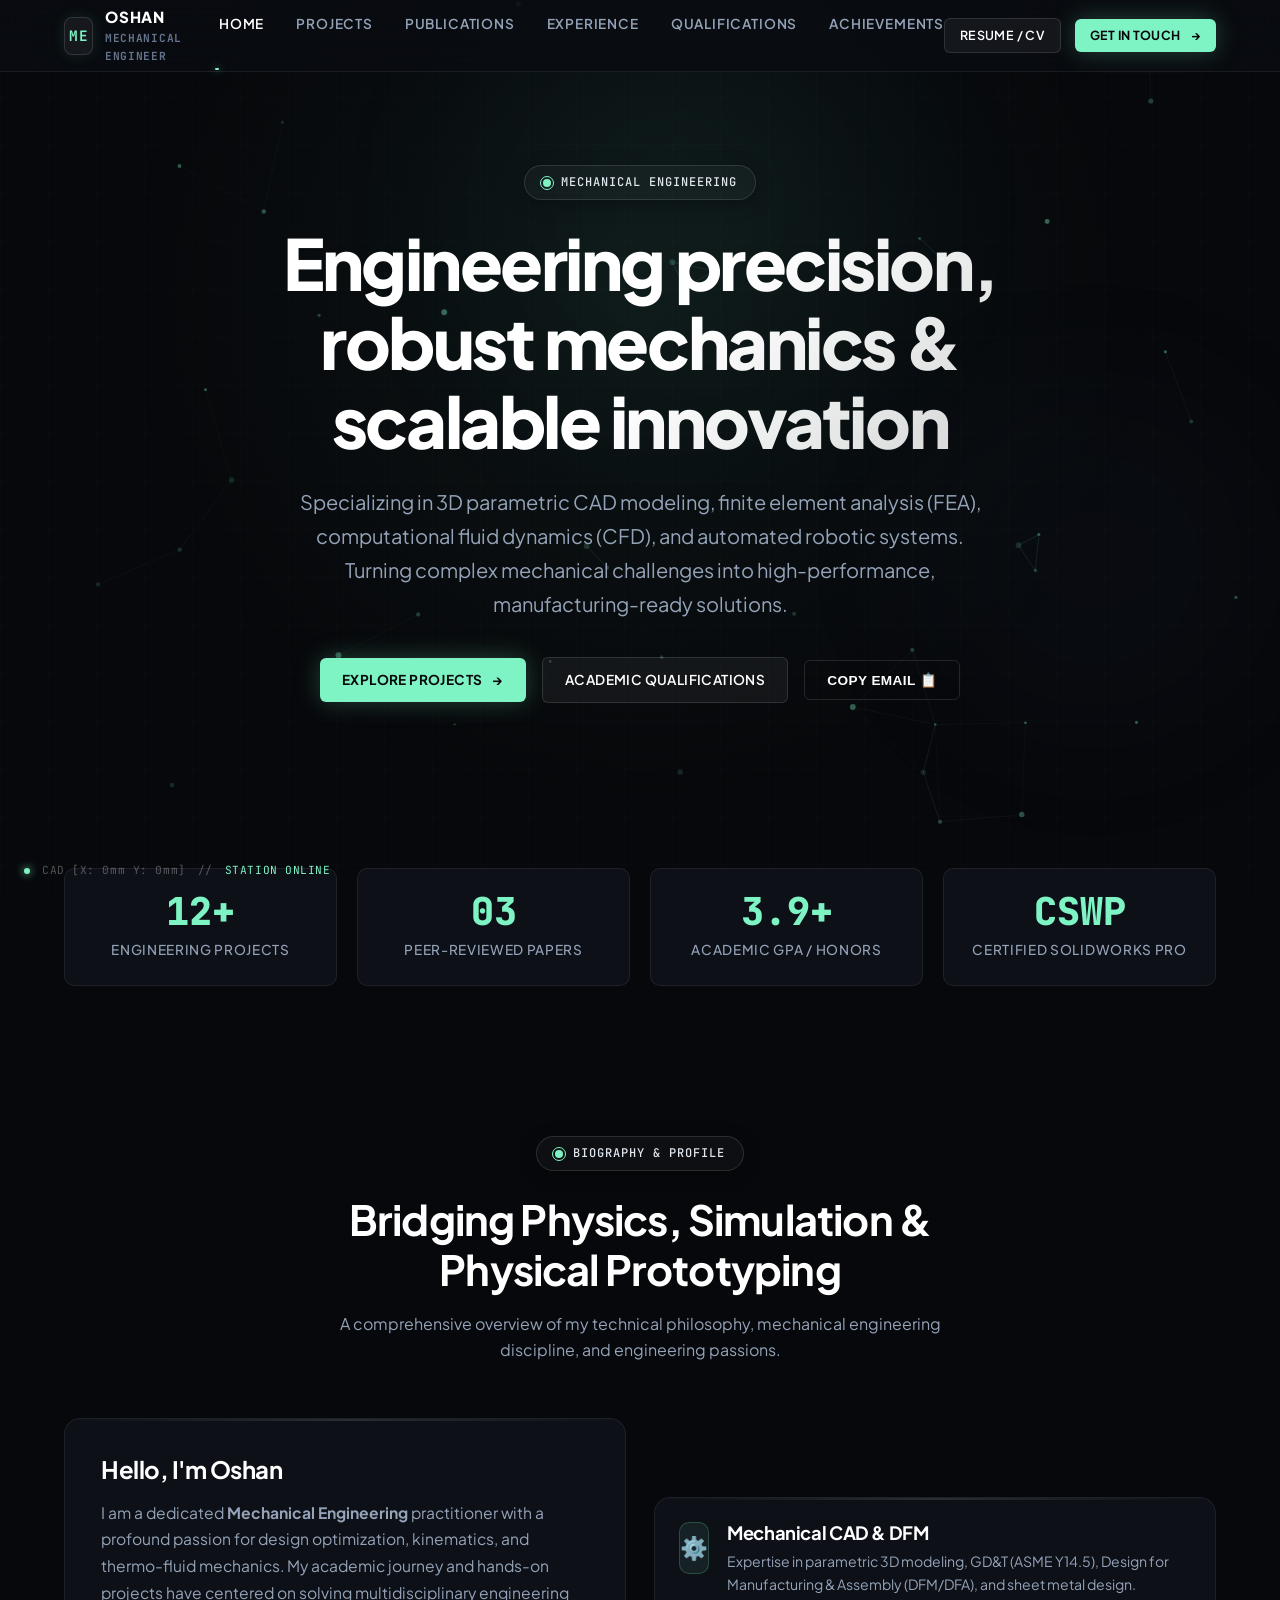
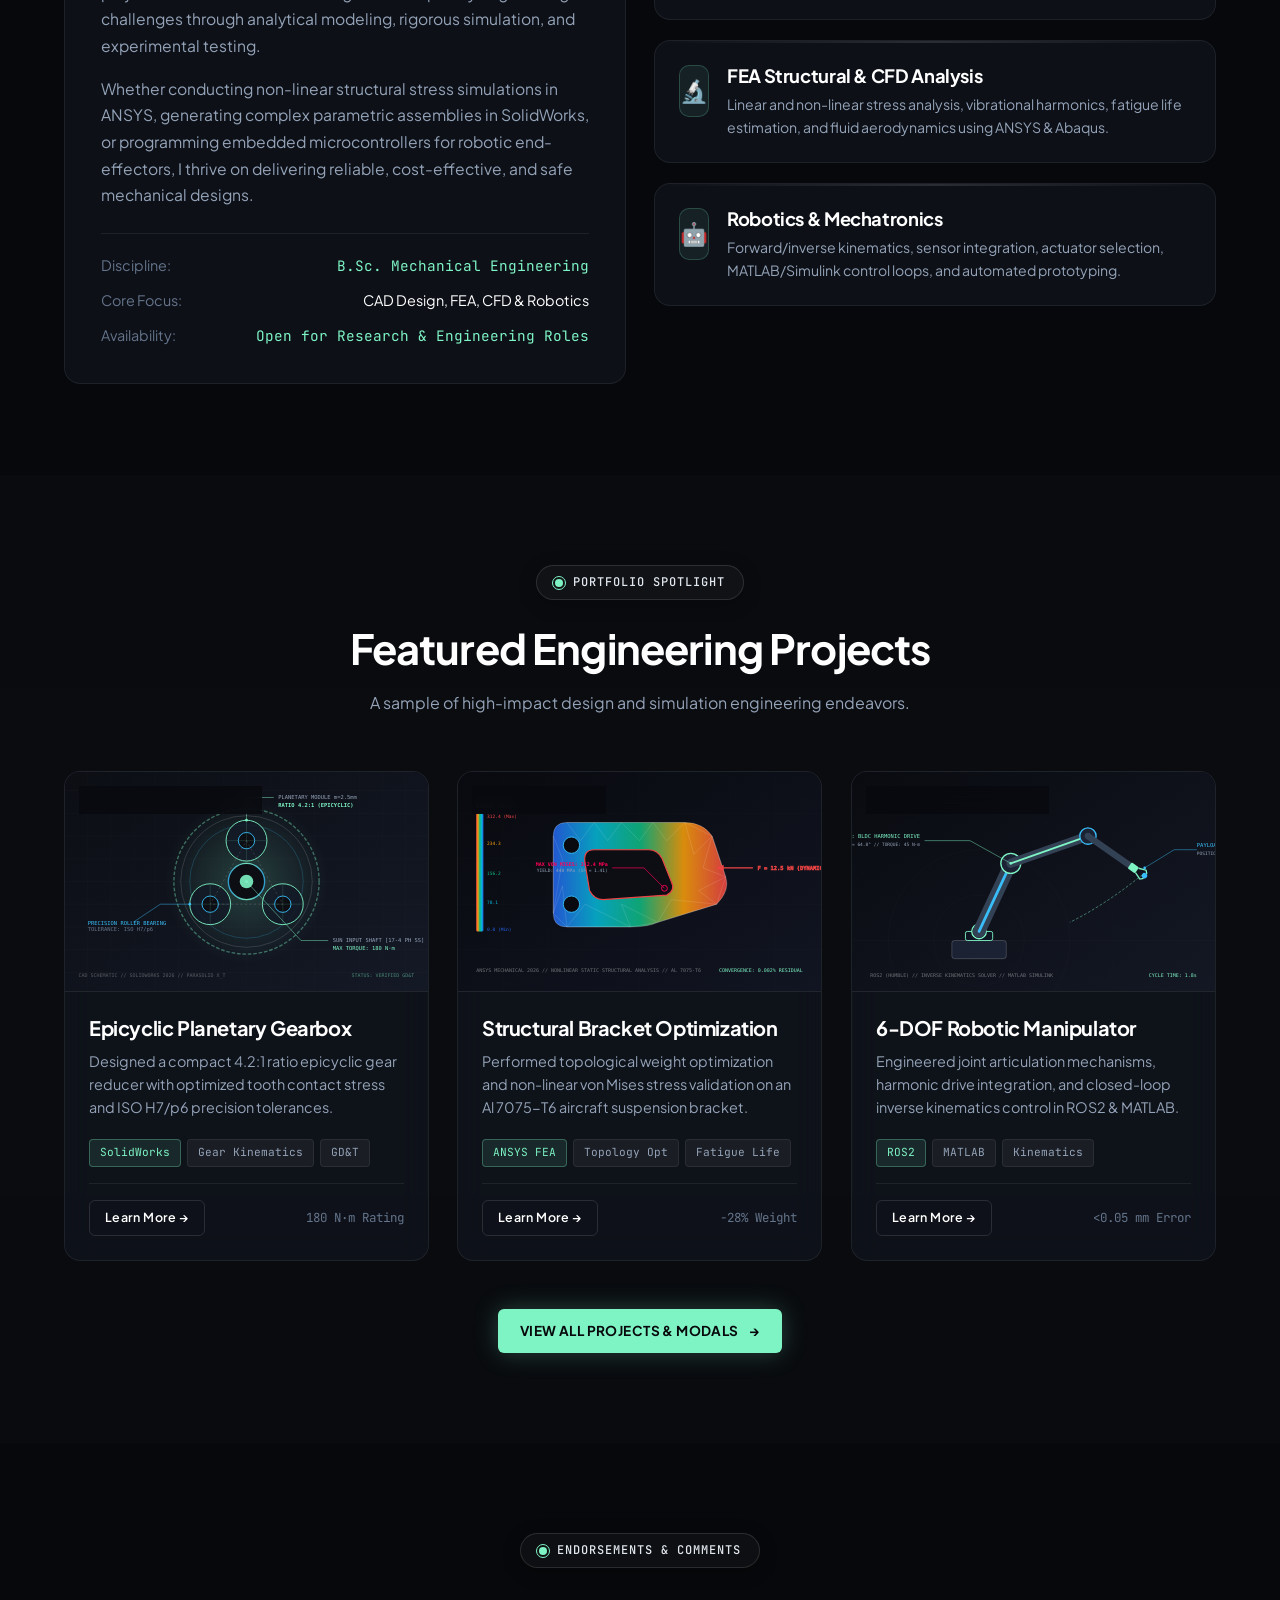
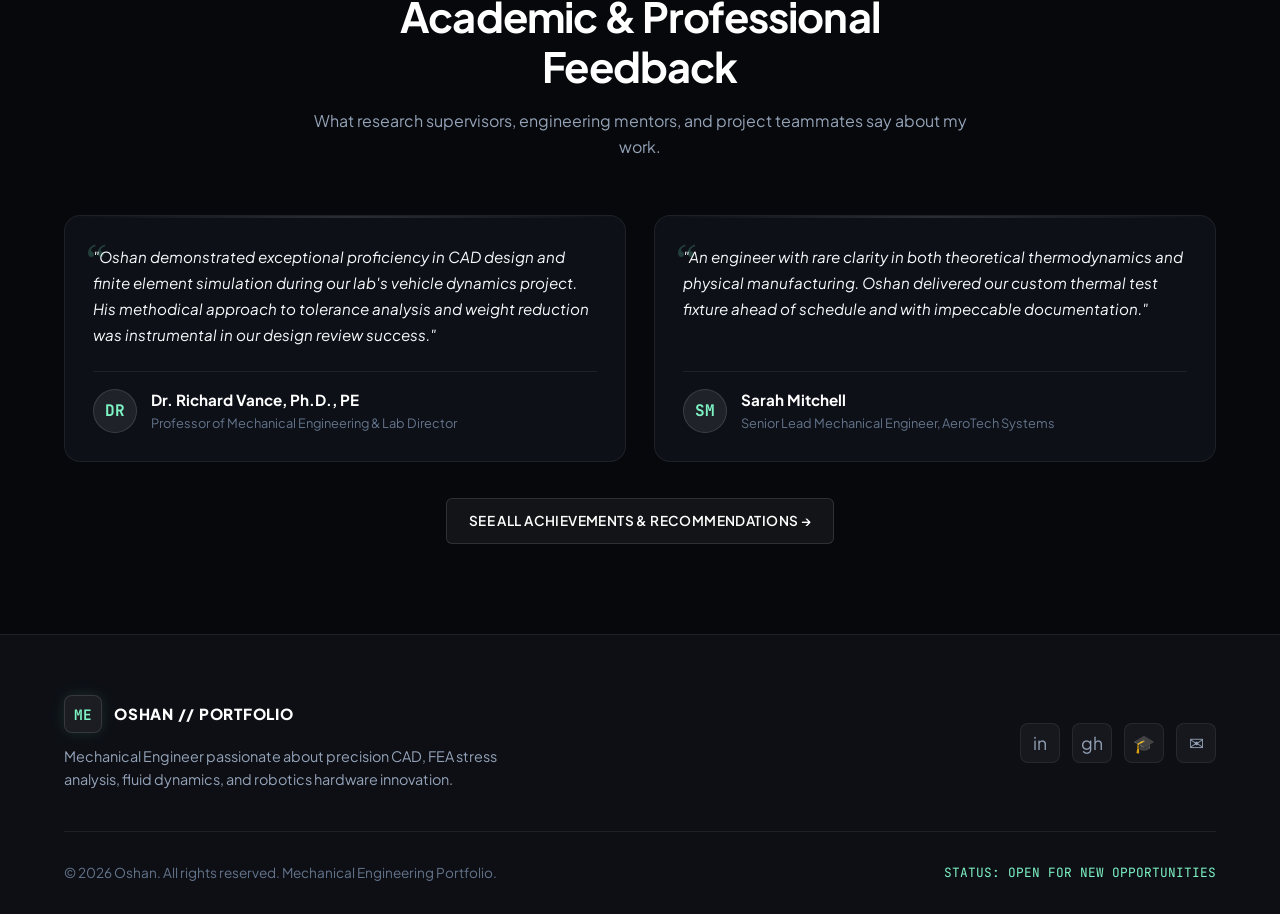
<file: index.html>
﻿<!DOCTYPE html>
<html lang="en">
<head>
  <meta charset="UTF-8">
  <meta name="viewport" content="width=device-width, initial-scale=1.0">
  <title>Mechanical Engineer Portfolio | CAD, FEA & Robotics</title>
  <!-- Main Stylesheet -->
  <link rel="stylesheet" href="css/style.css">
  <!-- Favicon icon placeholder -->
  <link rel="icon" href="data:image/svg+xml,<svg xmlns=%22http://www.w3.org/2000/svg%22 viewBox=%220 0 100 100%22><text y=%22.9em%22 font-size=%2290%22>⚙️</text></svg>">
</head>
<body>

  <!-- ==========================================================================
       TOP RIBBON NAVIGATION (PERSISTENT FROSTED GLASS BAR)
       ========================================================================== -->
  <header class="navbar">
    <div class="container nav-container">
      
      <!-- Brand Logo / Monogram -->
      <!-- EDIT YOUR INITIALS OR NAME HERE -->
      <a href="about.html" class="nav-brand">
        <div class="nav-brand-badge">ME</div>
        <div class="nav-brand-text">
          <span class="nav-brand-title">OSHAN</span>
          <span class="nav-brand-sub">MECHANICAL ENGINEER</span>
        </div>
      </a>

      <!-- Navigation Links -->
      <nav>
        <ul class="nav-links">
          <li><a href="index.html" class="nav-link active">Home</a></li>
          <li><a href="projects.html" class="nav-link">Projects</a></li>
          <li><a href="publications.html" class="nav-link">Publications</a></li>
          <li><a href="experience.html" class="nav-link">Experience</a></li>
          <li><a href="qualifications.html" class="nav-link">Qualifications</a></li>
          <li><a href="achievements.html" class="nav-link">Achievements</a></li>
        </ul>
      </nav>

      <!-- Action Buttons -->
      <div class="nav-actions">
        <!-- EDIT WITH YOUR RESUME LINK (e.g. resume.pdf) -->
        <a href="#contactModal" class="btn btn-secondary btn-sm open-contact-btn">RESUME / CV</a>
        <!-- Mint Accent CTA matching VOXERA UI -->
        <a href="#contactModal" class="btn btn-primary btn-sm open-contact-btn">
          GET IN TOUCH <span class="btn-arrow">→</span>
        </a>
      </div>

      <!-- Mobile Hamburger Button -->
      <button class="nav-toggle" aria-label="Toggle navigation menu">
        <span></span>
        <span></span>
        <span></span>
      </button>

    </div>
  </header>

  <!-- ==========================================================================
       HERO SECTION (INSPIRED BY VOXERA MODERN DARK UI)
       ========================================================================== -->
  <main>
    <section class="hero">
      <canvas id="heroCanvas" class="hero-canvas"></canvas>
      <div class="container hero-content">
        
        <!-- Status Pill Badge -->
        <div class="pill-badge">
          <span class="badge-dot"></span>
          <!-- EDIT YOUR SPECIALTY TAG HERE -->
          MECHANICAL ENGINEERING 
        </div>

        <!-- Main Headline -->
        <!-- EDIT YOUR MAIN HEADLINE HERE -->
        <h1 class="hero-title">
          Engineering precision, robust mechanics &amp; scalable innovation
        </h1>

        <!-- Subtitle / Bio -->
        <!-- EDIT YOUR BRIEF BIO / INTRODUCTION HERE -->
        <p class="hero-subtitle">
          Specializing in 3D parametric CAD modeling, finite element analysis (FEA), computational fluid dynamics (CFD), and automated robotic systems. Turning complex mechanical challenges into high-performance, manufacturing-ready solutions.
        </p>

        <!-- CTA Buttons -->
        <div class="hero-actions">
          <a href="projects.html" class="btn btn-primary">
            EXPLORE PROJECTS <span class="btn-arrow">→</span>
          </a>
          <a href="qualifications.html" class="btn btn-secondary">
            ACADEMIC QUALIFICATIONS
          </a>
          <button class="btn btn-outline copy-email-btn" data-email="oshan.engineering@gmail.com">
            COPY EMAIL 📋
          </button>
        </div>

      </div>
    </section>

    <!-- ==========================================================================
         KEY STATS & HIGHLIGHTS BAR
         ========================================================================== -->
    <section class="stats-section">
      <div class="container">
        <div class="stats-grid">
          
          <div class="stat-card">
            <!-- EDIT NUMBER & LABEL -->
            <div class="stat-number">12+</div>
            <div class="stat-label">Engineering Projects</div>
          </div>

          <div class="stat-card">
            <!-- EDIT NUMBER & LABEL -->
            <div class="stat-number">03</div>
            <div class="stat-label">Peer-Reviewed Papers</div>
          </div>

          <div class="stat-card">
            <!-- EDIT NUMBER & LABEL -->
            <div class="stat-number">3.9+</div>
            <div class="stat-label">Academic GPA / Honors</div>
          </div>

          <div class="stat-card">
            <!-- EDIT NUMBER & LABEL -->
            <div class="stat-number">CSWP</div>
            <div class="stat-label">Certified SolidWorks Pro</div>
          </div>

        </div>
      </div>
    </section>

    <!-- ==========================================================================
         ABOUT ME & PERSONAL INFORMATION
         ========================================================================== -->
    <section class="section" id="about">
      <div class="container">
        
        <div class="section-header">
          <div class="pill-badge"><span class="badge-dot"></span>BIOGRAPHY &amp; PROFILE</div>
          <h2 class="section-title">Bridging Physics, Simulation &amp; Physical Prototyping</h2>
          <p class="section-desc">
            A comprehensive overview of my technical philosophy, mechanical engineering discipline, and engineering passions.
          </p>
        </div>

        <div class="grid-2" style="align-items: center;">
          
          <!-- Personal Bio Card -->
          <div class="card" style="padding: 36px;">
            <h3 style="font-size: 1.5rem; margin-bottom: 16px; color: #fff;">Hello, I'm Oshan</h3>
            <p style="margin-bottom: 16px; font-size: 0.98rem; line-height: 1.7;">
              I am a dedicated <strong>Mechanical Engineering</strong> practitioner with a profound passion for design optimization, kinematics, and thermo-fluid mechanics. My academic journey and hands-on projects have centered on solving multidisciplinary engineering challenges through analytical modeling, rigorous simulation, and experimental testing.
            </p>
            <p style="margin-bottom: 24px; font-size: 0.98rem; line-height: 1.7;">
              Whether conducting non-linear structural stress simulations in ANSYS, generating complex parametric assemblies in SolidWorks, or programming embedded microcontrollers for robotic end-effectors, I thrive on delivering reliable, cost-effective, and safe mechanical designs.
            </p>

            <div style="display: flex; flex-direction: column; gap: 12px; margin-top: auto; border-top: 1px solid var(--border-subtle); padding-top: 20px;">
              <div style="display: flex; justify-content: space-between; font-size: 0.9rem;">
                <span style="color: var(--text-muted);">Discipline:</span>
                <span style="color: var(--accent-mint); font-family: var(--font-mono);">B.Sc. Mechanical Engineering</span>
              </div>
              <div style="display: flex; justify-content: space-between; font-size: 0.9rem;">
                <span style="color: var(--text-muted);">Core Focus:</span>
                <span style="color: #fff;">CAD Design, FEA, CFD &amp; Robotics</span>
              </div>
              <div style="display: flex; justify-content: space-between; font-size: 0.9rem;">
                <span style="color: var(--text-muted);">Availability:</span>
                <span style="color: var(--accent-mint); font-family: var(--font-mono);">Open for Research &amp; Engineering Roles</span>
              </div>
            </div>
          </div>

          <!-- Interactive Highlights / Core Disciplines -->
          <div style="display: flex; flex-direction: column; gap: 20px;">
            
            <div class="card" style="padding: 24px;">
              <div style="display: flex; gap: 18px; align-items: flex-start;">
                <div class="specialty-icon" style="margin-bottom: 0;">⚙️</div>
                <div>
                  <h4 style="font-size: 1.15rem; margin-bottom: 6px;">Mechanical CAD &amp; DFM</h4>
                  <p style="font-size: 0.88rem; color: var(--text-secondary);">
                    Expertise in parametric 3D modeling, GD&amp;T (ASME Y14.5), Design for Manufacturing &amp; Assembly (DFM/DFA), and sheet metal design.
                  </p>
                </div>
              </div>
            </div>

            <div class="card" style="padding: 24px;">
              <div style="display: flex; gap: 18px; align-items: flex-start;">
                <div class="specialty-icon" style="margin-bottom: 0;">🔬</div>
                <div>
                  <h4 style="font-size: 1.15rem; margin-bottom: 6px;">FEA Structural &amp; CFD Analysis</h4>
                  <p style="font-size: 0.88rem; color: var(--text-secondary);">
                    Linear and non-linear stress analysis, vibrational harmonics, fatigue life estimation, and fluid aerodynamics using ANSYS &amp; Abaqus.
                  </p>
                </div>
              </div>
            </div>

            <div class="card" style="padding: 24px;">
              <div style="display: flex; gap: 18px; align-items: flex-start;">
                <div class="specialty-icon" style="margin-bottom: 0;">🤖</div>
                <div>
                  <h4 style="font-size: 1.15rem; margin-bottom: 6px;">Robotics &amp; Mechatronics</h4>
                  <p style="font-size: 0.88rem; color: var(--text-secondary);">
                    Forward/inverse kinematics, sensor integration, actuator selection, MATLAB/Simulink control loops, and automated prototyping.
                  </p>
                </div>
              </div>
            </div>

          </div>

        </div>

      </div>
    </section>

    <!-- ==========================================================================
         FEATURED PROJECTS PREVIEW
         ========================================================================== -->
    <section class="section" style="background: rgba(13, 15, 21, 0.5);">
      <div class="container">
        
        <div class="section-header">
          <div class="pill-badge"><span class="badge-dot"></span>PORTFOLIO SPOTLIGHT</div>
          <h2 class="section-title">Featured Engineering Projects</h2>
          <p class="section-desc">
            A sample of high-impact design and simulation engineering endeavors.
          </p>
        </div>

        <div class="grid-3">
          
          <!-- Featured Project 1 -->
          <div class="card project-card" data-category="cad">
            <div class="project-img-wrapper">
              <img src="images/cad-gearbox.svg" alt="Epicyclic Planetary Gearbox CAD Model">
              <span class="project-category-badge">CAD / Mechanical Design</span>
            </div>
            <div class="project-body">
              <h3 class="project-title">Epicyclic Planetary Gearbox</h3>
              <p class="project-desc">
                Designed a compact 4.2:1 ratio epicyclic gear reducer with optimized tooth contact stress and ISO H7/p6 precision tolerances.
              </p>
              <div class="project-tags" style="display: flex; gap: 6px; flex-wrap: wrap; margin-bottom: 16px;">
                <span class="tag-chip accent">SolidWorks</span>
                <span class="tag-chip">Gear Kinematics</span>
                <span class="tag-chip">GD&amp;T</span>
              </div>
              <div class="project-meta">
                <a href="projects.html" class="btn btn-outline btn-sm">Learn More →</a>
                <span style="font-size: 0.78rem; color: var(--text-muted); font-family: var(--font-mono);">180 N·m Rating</span>
              </div>
            </div>
          </div>

          <!-- Featured Project 2 -->
          <div class="card project-card" data-category="fea">
            <div class="project-img-wrapper">
              <img src="images/fea-stress.svg" alt="Aerospace Suspension Bracket FEA">
              <span class="project-category-badge">FEA / Structural</span>
            </div>
            <div class="project-body">
              <h3 class="project-title">Structural Bracket Optimization</h3>
              <p class="project-desc">
                Performed topological weight optimization and non-linear von Mises stress validation on an Al 7075-T6 aircraft suspension bracket.
              </p>
              <div class="project-tags" style="display: flex; gap: 6px; flex-wrap: wrap; margin-bottom: 16px;">
                <span class="tag-chip accent">ANSYS FEA</span>
                <span class="tag-chip">Topology Opt</span>
                <span class="tag-chip">Fatigue Life</span>
              </div>
              <div class="project-meta">
                <a href="projects.html" class="btn btn-outline btn-sm">Learn More →</a>
                <span style="font-size: 0.78rem; color: var(--text-muted); font-family: var(--font-mono);">-28% Weight</span>
              </div>
            </div>
          </div>

          <!-- Featured Project 3 -->
          <div class="card project-card" data-category="robotics">
            <div class="project-img-wrapper">
              <img src="images/robotics-arm.svg" alt="6-DOF Robotic Manipulator Arm">
              <span class="project-category-badge">Robotics &amp; Mechatronics</span>
            </div>
            <div class="project-body">
              <h3 class="project-title">6-DOF Robotic Manipulator</h3>
              <p class="project-desc">
                Engineered joint articulation mechanisms, harmonic drive integration, and closed-loop inverse kinematics control in ROS2 &amp; MATLAB.
              </p>
              <div class="project-tags" style="display: flex; gap: 6px; flex-wrap: wrap; margin-bottom: 16px;">
                <span class="tag-chip accent">ROS2</span>
                <span class="tag-chip">MATLAB</span>
                <span class="tag-chip">Kinematics</span>
              </div>
              <div class="project-meta">
                <a href="projects.html" class="btn btn-outline btn-sm">Learn More →</a>
                <span style="font-size: 0.78rem; color: var(--text-muted); font-family: var(--font-mono);">&lt;0.05 mm Error</span>
              </div>
            </div>
          </div>

        </div>

        <div style="text-align: center; margin-top: 48px;">
          <a href="projects.html" class="btn btn-primary">
            VIEW ALL PROJECTS &amp; MODALS <span class="btn-arrow">→</span>
          </a>
        </div>

      </div>
    </section>

    <!-- ==========================================================================
         TESTIMONIALS / RECOMMENDATIONS ("COMMENTS") PREVIEW
         ========================================================================== -->
    <section class="section">
      <div class="container">
        
        <div class="section-header">
          <div class="pill-badge"><span class="badge-dot"></span>ENDORSEMENTS &amp; COMMENTS</div>
          <h2 class="section-title">Academic &amp; Professional Feedback</h2>
          <p class="section-desc">
            What research supervisors, engineering mentors, and project teammates say about my work.
          </p>
        </div>

        <div class="grid-2">
          
          <div class="card testimonial-card">
            <p class="testimonial-quote">
              "Oshan demonstrated exceptional proficiency in CAD design and finite element simulation during our lab's vehicle dynamics project. His methodical approach to tolerance analysis and weight reduction was instrumental in our design review success."
            </p>
            <div class="testimonial-author">
              <div class="testimonial-avatar">DR</div>
              <div>
                <div class="testimonial-name">Dr. Richard Vance, Ph.D., PE</div>
                <div class="testimonial-role">Professor of Mechanical Engineering &amp; Lab Director</div>
              </div>
            </div>
          </div>

          <div class="card testimonial-card">
            <p class="testimonial-quote">
              "An engineer with rare clarity in both theoretical thermodynamics and physical manufacturing. Oshan delivered our custom thermal test fixture ahead of schedule and with impeccable documentation."
            </p>
            <div class="testimonial-author">
              <div class="testimonial-avatar">SM</div>
              <div>
                <div class="testimonial-name">Sarah Mitchell</div>
                <div class="testimonial-role">Senior Lead Mechanical Engineer, AeroTech Systems</div>
              </div>
            </div>
          </div>

        </div>

        <div style="text-align: center; margin-top: 36px;">
          <a href="achievements.html" class="btn btn-secondary">
            SEE ALL ACHIEVEMENTS &amp; RECOMMENDATIONS →
          </a>
        </div>

      </div>
    </section>

  </main>

  <!-- ==========================================================================
       FOOTER
       ========================================================================== -->
  <footer class="footer">
    <div class="container">
      
      <div class="footer-top">
        <div>
          <div class="nav-brand" style="margin-bottom: 12px;">
            <div class="nav-brand-badge">ME</div>
            <span class="nav-brand-title">OSHAN // PORTFOLIO</span>
          </div>
          <p style="font-size: 0.9rem; color: var(--text-secondary); max-width: 440px;">
            Mechanical Engineer passionate about precision CAD, FEA stress analysis, fluid dynamics, and robotics hardware innovation.
          </p>
        </div>

        <div class="social-links">
          <!-- EDIT WITH YOUR PROFILES -->
          <a href="https://linkedin.com" target="_blank" rel="noopener" class="social-btn" title="LinkedIn">in</a>
          <a href="https://github.com" target="_blank" rel="noopener" class="social-btn" title="GitHub">gh</a>
          <a href="https://scholar.google.com" target="_blank" rel="noopener" class="social-btn" title="Google Scholar">🎓</a>
          <a href="mailto:oshan.engineering@gmail.com" class="social-btn" title="Email">✉</a>
        </div>
      </div>

      <div class="footer-bottom">
        <div>&copy; 2026 Oshan. All rights reserved. Mechanical Engineering Portfolio.</div>
        <div style="font-family: var(--font-mono); font-size: 0.8rem; color: var(--accent-mint);">
          STATUS: OPEN FOR NEW OPPORTUNITIES
        </div>
      </div>

    </div>
  </footer>

  <!-- ==========================================================================
       CONTACT / GET IN TOUCH MODAL
       ========================================================================== -->
  <div class="modal-overlay" id="contactModal">
    <div class="modal-content">
      <button class="modal-close" aria-label="Close modal">&times;</button>
      
      <div class="pill-badge"><span class="badge-dot"></span>DIRECT TRANSMISSION</div>
      <h2 style="font-size: 1.8rem; margin-bottom: 8px; color: #fff;">Let's Connect</h2>
      <p style="color: var(--text-secondary); margin-bottom: 24px; font-size: 0.95rem;">
        Have an engineering project, research inquiry, or career opportunity? Send a message or reach out directly.
      </p>

      <form id="contactForm" style="display: flex; flex-direction: column; gap: 16px;">
        <div>
          <label style="display: block; font-size: 0.82rem; font-family: var(--font-mono); color: var(--text-secondary); margin-bottom: 6px; text-transform: uppercase;">Your Name</label>
          <input type="text" required placeholder="Dr. John Doe / Recruiter Name" style="width: 100%; padding: 12px 16px; background: rgba(255,255,255,0.04); border: 1px solid var(--border-medium); border-radius: 6px; color: #fff; font-family: inherit;">
        </div>

        <div>
          <label style="display: block; font-size: 0.82rem; font-family: var(--font-mono); color: var(--text-secondary); margin-bottom: 6px; text-transform: uppercase;">Your Email</label>
          <input type="email" required placeholder="name@company.com" style="width: 100%; padding: 12px 16px; background: rgba(255,255,255,0.04); border: 1px solid var(--border-medium); border-radius: 6px; color: #fff; font-family: inherit;">
        </div>

        <div>
          <label style="display: block; font-size: 0.82rem; font-family: var(--font-mono); color: var(--text-secondary); margin-bottom: 6px; text-transform: uppercase;">Message / Opportunity Details</label>
          <textarea rows="4" required placeholder="Describe the mechanical engineering project, role, or collaboration..." style="width: 100%; padding: 12px 16px; background: rgba(255,255,255,0.04); border: 1px solid var(--border-medium); border-radius: 6px; color: #fff; font-family: inherit; resize: vertical;"></textarea>
        </div>

        <div style="display: flex; justify-content: space-between; align-items: center; margin-top: 10px;">
          <button type="button" class="btn btn-outline copy-email-btn" data-email="oshan.engineering@gmail.com">
            Copy My Direct Email 📋
          </button>
          <button type="submit" class="btn btn-primary">
            SEND MESSAGE →
          </button>
        </div>
      </form>
    </div>
  </div>

  <!-- Main JavaScript File -->
  <script src="js/main.js"></script>
</body>
</html>
</file>
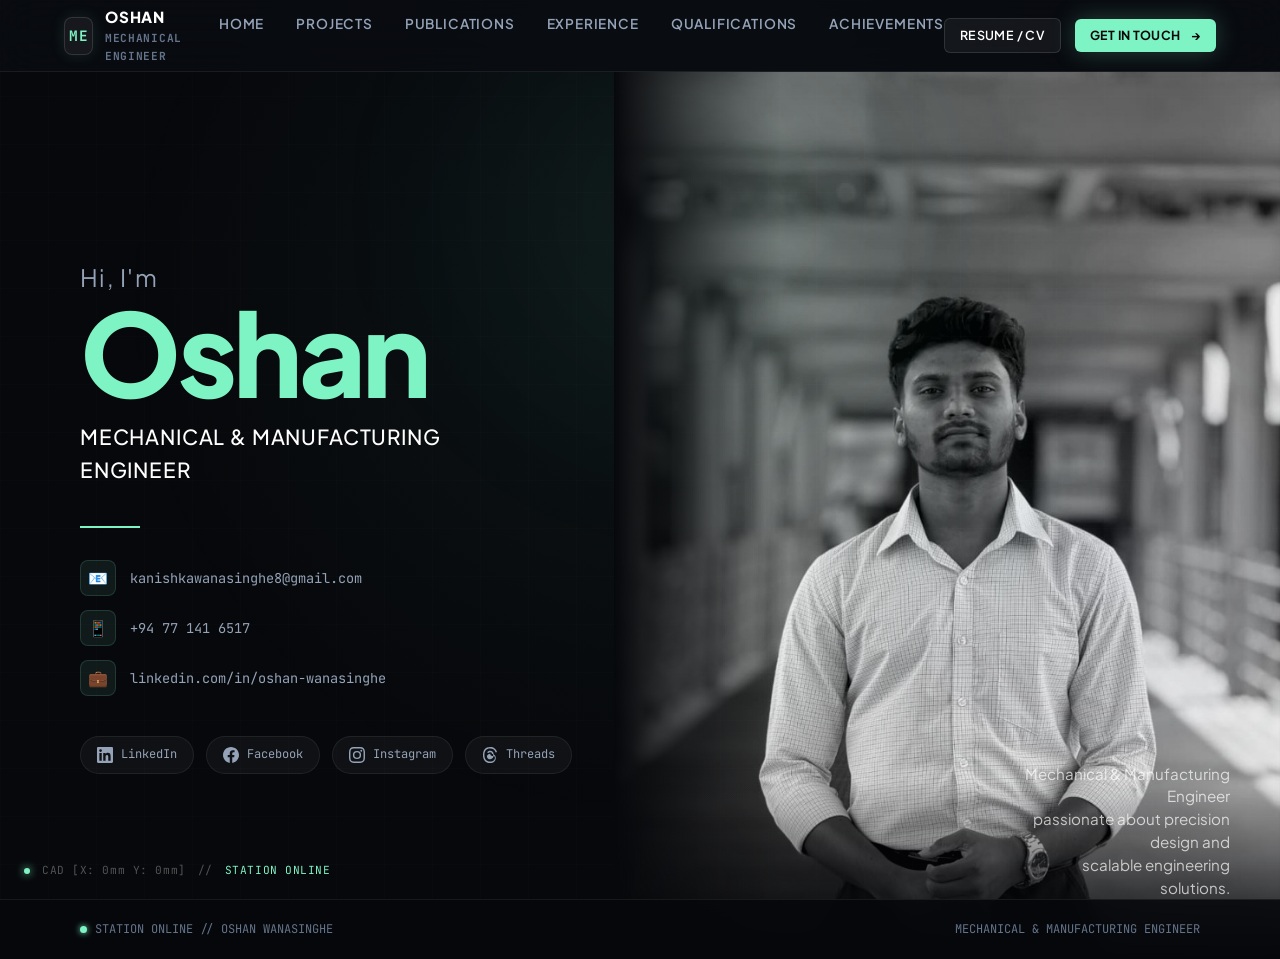
<file: about.html>
﻿<!DOCTYPE html>
<html lang="en">
<head>
  <meta charset="UTF-8">
  <meta name="viewport" content="width=device-width, initial-scale=1.0">
  <title>About — Oshan | Mechanical & Manufacturing Engineer</title>
  <link rel="stylesheet" href="css/style.css">
  <link rel="icon" href="data:image/svg+xml,<svg xmlns=%22http://www.w3.org/2000/svg%22 viewBox=%220 0 100 100%22><text y=%22.9em%22 font-size=%2290%22>⚙️</text></svg>">
  <style>
    /* ── ABOUT PAGE EXCLUSIVE STYLES ───────────────────────────────── */

    body { overflow-x: hidden; }

    /* Full-viewport hero split */
    .about-hero {
      position: relative;
      min-height: 100vh;
      display: flex;
      align-items: stretch;
      padding-top: var(--header-height);
      overflow: hidden;
      background: #07080b;
    }

    /* Left text column */
    .about-left {
      position: relative;
      z-index: 3;
      display: flex;
      flex-direction: column;
      justify-content: center;
      padding: 80px 60px 80px 80px;
      flex: 0 0 48%;
      max-width: 48%;
    }

    /* "Hi, I'm" label */
    .about-greeting {
      font-family: var(--font-sans);
      font-size: clamp(1.1rem, 2vw, 1.5rem);
      font-weight: 400;
      color: var(--text-secondary);
      letter-spacing: 0.06em;
      margin-bottom: 4px;
      opacity: 0;
      transform: translateY(30px);
      animation: fadeUp 0.7s 0.2s cubic-bezier(0.16,1,0.3,1) forwards;
    }

    /* Big name */
    .about-name {
      font-family: var(--font-sans);
      font-size: clamp(4rem, 9vw, 8rem);
      font-weight: 800;
      line-height: 0.9;
      color: var(--accent-mint);
      letter-spacing: -0.03em;
      margin: 0 0 16px;
      opacity: 0;
      transform: translateY(40px);
      animation: fadeUp 0.8s 0.35s cubic-bezier(0.16,1,0.3,1) forwards;
    }

    /* Job title */
    .about-title {
      font-family: var(--font-sans);
      font-size: clamp(1rem, 2vw, 1.3rem);
      font-weight: 500;
      color: var(--text-primary);
      letter-spacing: 0.04em;
      text-transform: uppercase;
      margin-bottom: 40px;
      opacity: 0;
      transform: translateY(30px);
      animation: fadeUp 0.7s 0.5s cubic-bezier(0.16,1,0.3,1) forwards;
    }

    /* Divider rule */
    .about-divider {
      width: 60px;
      height: 2px;
      background: var(--accent-mint);
      margin-bottom: 32px;
      opacity: 0;
      animation: fadeUp 0.6s 0.65s ease forwards;
    }

    /* Contact info rows */
    .about-contacts {
      display: flex;
      flex-direction: column;
      gap: 14px;
      margin-bottom: 40px;
      opacity: 0;
      transform: translateY(20px);
      animation: fadeUp 0.7s 0.75s cubic-bezier(0.16,1,0.3,1) forwards;
    }

    .contact-row {
      display: flex;
      align-items: center;
      gap: 14px;
      font-family: var(--font-mono);
      font-size: 0.85rem;
      color: var(--text-secondary);
      transition: color 0.2s ease;
    }

    .contact-row:hover { color: var(--accent-mint); }

    .contact-row a {
      color: inherit;
      text-decoration: none;
      transition: color 0.2s ease;
    }

    .contact-row a:hover { color: var(--accent-mint); }

    .contact-icon {
      width: 36px;
      height: 36px;
      border-radius: 8px;
      background: rgba(126,243,196,0.08);
      border: 1px solid rgba(126,243,196,0.15);
      display: flex;
      align-items: center;
      justify-content: center;
      font-size: 1rem;
      flex-shrink: 0;
      transition: background 0.2s, border-color 0.2s, transform 0.2s;
    }

    .contact-row:hover .contact-icon {
      background: rgba(126,243,196,0.16);
      border-color: rgba(126,243,196,0.4);
      transform: scale(1.1);
    }

    /* Social icon row */
    .about-socials {
      display: flex;
      gap: 12px;
      opacity: 0;
      transform: translateY(20px);
      animation: fadeUp 0.7s 0.95s cubic-bezier(0.16,1,0.3,1) forwards;
    }

    .social-chip {
      display: flex;
      align-items: center;
      gap: 8px;
      padding: 8px 16px;
      border-radius: var(--radius-full);
      background: rgba(255,255,255,0.04);
      border: 1px solid var(--border-subtle);
      font-family: var(--font-mono);
      font-size: 0.75rem;
      color: var(--text-secondary);
      text-decoration: none;
      transition: background 0.2s, border-color 0.2s, color 0.2s, transform 0.2s;
      cursor: pointer;
    }

    .social-chip:hover {
      background: rgba(126,243,196,0.1);
      border-color: rgba(126,243,196,0.35);
      color: var(--accent-mint);
      transform: translateY(-2px);
    }

    .social-chip svg {
      width: 16px;
      height: 16px;
      fill: currentColor;
    }

    /* Right photo column */
    .about-right {
      position: relative;
      flex: 0 0 52%;
      max-width: 52%;
      overflow: hidden;
    }

    /* The photo itself — grayscale + reveal clip */
    .about-photo {
      width: 100%;
      height: 100%;
      object-fit: cover;
      object-position: center top;
      filter: grayscale(100%) contrast(1.08) brightness(0.92);
      display: block;
      clip-path: inset(0 100% 0 0);
      animation: slideReveal 1s 0.4s cubic-bezier(0.77,0,0.175,1) forwards;
    }

    /* Dark gradient overlay on photo edges */
    .about-right::before {
      content: '';
      position: absolute;
      inset: 0;
      background:
        linear-gradient(to right, #07080b 0%, transparent 25%),
        linear-gradient(to top, #07080b 0%, transparent 20%);
      z-index: 2;
      pointer-events: none;
    }

    /* Floating caption on photo */
    .photo-caption {
      position: absolute;
      bottom: 60px;
      right: 50px;
      z-index: 3;
      max-width: 220px;
      font-family: var(--font-sans);
      font-size: 0.95rem;
      font-weight: 400;
      color: rgba(255,255,255,0.7);
      line-height: 1.5;
      text-align: right;
      opacity: 0;
      transform: translateY(20px);
      animation: fadeUp 0.7s 1.1s ease forwards;
    }

    /* Scan-line shimmer across photo */
    .about-right::after {
      content: '';
      position: absolute;
      top: -100%;
      left: 0;
      right: 0;
      height: 60%;
      background: linear-gradient(to bottom, transparent, rgba(126,243,196,0.04) 50%, transparent);
      z-index: 3;
      animation: scanLine 6s 1.5s ease-in-out infinite;
      pointer-events: none;
    }

    /* Bottom info strip */
    .about-strip {
      position: absolute;
      bottom: 0;
      left: 0;
      right: 0;
      padding: 20px 80px;
      background: rgba(7,8,11,0.85);
      backdrop-filter: blur(12px);
      border-top: 1px solid var(--border-subtle);
      display: flex;
      align-items: center;
      justify-content: space-between;
      z-index: 5;
      opacity: 0;
      transform: translateY(20px);
      animation: fadeUp 0.6s 1.2s ease forwards;
    }

    .about-strip-left {
      font-family: var(--font-mono);
      font-size: 0.75rem;
      color: var(--text-muted);
      display: flex;
      align-items: center;
      gap: 8px;
    }

    .about-strip-left::before {
      content: '';
      width: 7px;
      height: 7px;
      border-radius: 50%;
      background: var(--accent-mint);
      box-shadow: 0 0 6px var(--accent-mint);
      animation: pulse 2s infinite;
    }

    .about-strip-right {
      font-family: var(--font-mono);
      font-size: 0.75rem;
      color: var(--text-muted);
    }

    /* ── KEYFRAMES ── */
    @keyframes fadeUp {
      to { opacity: 1; transform: translateY(0); }
    }

    @keyframes slideReveal {
      to { clip-path: inset(0 0% 0 0); }
    }

    @keyframes scanLine {
      0%   { top: -100%; }
      100% { top: 200%; }
    }

    @keyframes pulse {
      0%, 100% { opacity: 1; transform: scale(1); }
      50%       { opacity: 0.5; transform: scale(0.8); }
    }

    /* ── RESPONSIVE ── */
    @media (max-width: 900px) {
      .about-hero {
        flex-direction: column;
        min-height: unset;
      }
      .about-left  { flex: none; max-width: 100%; padding: 60px 32px 40px; }
      .about-right { flex: none; max-width: 100%; height: 55vw; min-height: 320px; }
      .about-right::before {
        background:
          linear-gradient(to bottom, #07080b 0%, transparent 20%),
          linear-gradient(to top, #07080b 0%, transparent 20%);
      }
      .photo-caption { display: none; }
      .about-strip { padding: 16px 32px; }
      .about-name { font-size: clamp(3rem, 14vw, 5.5rem); }
      .about-socials { flex-wrap: wrap; }
    }

    @media (prefers-reduced-motion: reduce) {
      .about-greeting, .about-name, .about-title, .about-divider,
      .about-contacts, .about-socials, .photo-caption, .about-strip,
      .about-photo { animation: none; opacity: 1; transform: none; clip-path: none; }
      .about-right::after { animation: none; }
    }
  </style>
</head>
<body>

  <!-- ========== TOP RIBBON NAVIGATION ========== -->
  <header class="navbar">
    <div class="container nav-container">

      <!-- ME Icon → links to this very page -->
      <a href="about.html" class="nav-brand">
        <div class="nav-brand-badge">ME</div>
        <div class="nav-brand-text">
          <span class="nav-brand-title">OSHAN</span>
          <span class="nav-brand-sub">MECHANICAL ENGINEER</span>
        </div>
      </a>

      <nav>
        <ul class="nav-links">
          <li><a href="index.html"         class="nav-link">Home</a></li>
          <li><a href="projects.html"      class="nav-link">Projects</a></li>
          <li><a href="publications.html"  class="nav-link">Publications</a></li>
          <li><a href="experience.html"    class="nav-link">Experience</a></li>
          <li><a href="qualifications.html"class="nav-link">Qualifications</a></li>
          <li><a href="achievements.html"  class="nav-link">Achievements</a></li>
        </ul>
      </nav>

      <div class="nav-actions">
        <a href="#" class="btn btn-secondary btn-sm">RESUME / CV</a>
        <a href="index.html#contactModal" class="btn btn-primary btn-sm open-contact-btn">
          GET IN TOUCH <span class="btn-arrow">→</span>
        </a>
      </div>

      <button class="nav-toggle" aria-label="Toggle navigation menu">
        <span></span><span></span><span></span>
      </button>
    </div>
  </header>

  <!-- ========== ABOUT HERO ========== -->
  <main>
    <section class="about-hero">

      <!-- LEFT — text content -->
      <div class="about-left">

        <p class="about-greeting">Hi, I'm</p>
        <h1 class="about-name">Oshan</h1>
        <p class="about-title">Mechanical &amp; Manufacturing Engineer</p>
        <div class="about-divider"></div>

        <!-- Contact details -->
        <div class="about-contacts">

          <div class="contact-row">
            <div class="contact-icon">📧</div>
            <a href="mailto:kanishkawanasinghe8@gmail.com">kanishkawanasinghe8@gmail.com</a>
          </div>

          <div class="contact-row">
            <div class="contact-icon">📱</div>
            <a href="tel:+94771416517">+94 77 141 6517</a>
          </div>

          <div class="contact-row">
            <div class="contact-icon">💼</div>
            <!-- REPLACE # WITH YOUR REAL LINKEDIN URL e.g. https://linkedin.com/in/yourprofile -->
            <a href="#" target="_blank" rel="noopener">linkedin.com/in/oshan-wanasinghe</a>
          </div>

        </div>

        <!-- Social chips -->
        <div class="about-socials">

          <!-- LinkedIn -->
          <a class="social-chip" href="#" target="_blank" rel="noopener" title="LinkedIn">
            <!-- LinkedIn icon -->
            <svg viewBox="0 0 24 24" xmlns="http://www.w3.org/2000/svg">
              <path d="M20.447 20.452h-3.554v-5.569c0-1.328-.027-3.037-1.852-3.037-1.853 0-2.136 1.445-2.136 2.939v5.667H9.351V9h3.414v1.561h.046c.477-.9 1.637-1.85 3.37-1.85 3.601 0 4.267 2.37 4.267 5.455v6.286zM5.337 7.433a2.062 2.062 0 0 1-2.063-2.065 2.064 2.064 0 1 1 2.063 2.065zm1.782 13.019H3.555V9h3.564v11.452zM22.225 0H1.771C.792 0 0 .774 0 1.729v20.542C0 23.227.792 24 1.771 24h20.451C23.2 24 24 23.227 24 22.271V1.729C24 .774 23.2 0 22.222 0h.003z"/>
            </svg>
            LinkedIn
          </a>

          <!-- Facebook -->
          <a class="social-chip" href="#" target="_blank" rel="noopener" title="Facebook">
            <!-- REPLACE # WITH YOUR FACEBOOK PROFILE LINK -->
            <svg viewBox="0 0 24 24" xmlns="http://www.w3.org/2000/svg">
              <path d="M24 12.073c0-6.627-5.373-12-12-12s-12 5.373-12 12c0 5.99 4.388 10.954 10.125 11.854v-8.385H7.078v-3.47h3.047V9.43c0-3.007 1.792-4.669 4.533-4.669 1.312 0 2.686.235 2.686.235v2.953H15.83c-1.491 0-1.956.925-1.956 1.874v2.25h3.328l-.532 3.47h-2.796v8.385C19.612 23.027 24 18.062 24 12.073z"/>
            </svg>
            Facebook
          </a>

          <!-- Instagram -->
          <a class="social-chip" href="#" target="_blank" rel="noopener" title="Instagram">
            <!-- REPLACE # WITH YOUR INSTAGRAM PROFILE LINK -->
            <svg viewBox="0 0 24 24" xmlns="http://www.w3.org/2000/svg">
              <path d="M12 2.163c3.204 0 3.584.012 4.85.07 3.252.148 4.771 1.691 4.919 4.919.058 1.265.069 1.645.069 4.849 0 3.205-.012 3.584-.069 4.849-.149 3.225-1.664 4.771-4.919 4.919-1.266.058-1.644.07-4.85.07-3.204 0-3.584-.012-4.849-.07-3.26-.149-4.771-1.699-4.919-4.92-.058-1.265-.07-1.644-.07-4.849 0-3.204.013-3.583.07-4.849.149-3.227 1.664-4.771 4.919-4.919 1.266-.057 1.645-.069 4.849-.069zM12 0C8.741 0 8.333.014 7.053.072 2.695.272.273 2.69.073 7.052.014 8.333 0 8.741 0 12c0 3.259.014 3.668.072 4.948.2 4.358 2.618 6.78 6.98 6.98C8.333 23.986 8.741 24 12 24c3.259 0 3.668-.014 4.948-.072 4.354-.2 6.782-2.618 6.979-6.98.059-1.28.073-1.689.073-4.948 0-3.259-.014-3.667-.072-4.947-.196-4.354-2.617-6.78-6.979-6.98C15.668.014 15.259 0 12 0zm0 5.838a6.162 6.162 0 1 0 0 12.324 6.162 6.162 0 0 0 0-12.324zM12 16a4 4 0 1 1 0-8 4 4 0 0 1 0 8zm6.406-11.845a1.44 1.44 0 1 0 0 2.881 1.44 1.44 0 0 0 0-2.881z"/>
            </svg>
            Instagram
          </a>

          <!-- Threads -->
          <a class="social-chip" href="#" target="_blank" rel="noopener" title="Threads">
            <!-- REPLACE # WITH YOUR THREADS PROFILE LINK -->
            <svg viewBox="0 0 24 24" xmlns="http://www.w3.org/2000/svg">
              <path d="M12.186 24h-.007c-3.581-.024-6.334-1.205-8.184-3.509C2.35 18.44 1.5 15.586 1.472 12.01v-.017c.03-3.579.879-6.43 2.525-8.482C5.845 1.205 8.6.024 12.18 0h.014c2.746.02 5.043.725 6.826 2.098 1.677 1.29 2.858 3.13 3.509 5.467l-2.04.569c-1.104-3.96-3.898-5.984-8.304-6.015-2.91.022-5.11.936-6.54 2.717C4.307 6.504 3.616 8.914 3.589 12c.027 3.086.718 5.496 2.057 7.164 1.43 1.783 3.631 2.698 6.54 2.717 2.623-.02 4.358-.631 5.8-2.045 1.647-1.613 1.618-3.593 1.09-4.798-.31-.71-.873-1.3-1.634-1.75-.192 1.352-.622 2.446-1.284 3.272-.886 1.102-2.14 1.704-3.73 1.79-1.202.065-2.361-.218-3.259-.801-1.063-.689-1.685-1.74-1.752-2.964-.065-1.19.408-2.285 1.33-3.082.88-.76 2.119-1.207 3.583-1.291a13.853 13.853 0 0 1 3.02.142c-.126-.742-.375-1.332-.75-1.757-.513-.586-1.308-.883-2.361-.887h-.048c-.832 0-1.939.23-2.661 1.446l-1.875-.92c.985-1.781 2.692-2.646 4.576-2.607 1.588.03 2.94.555 3.862 1.54.862.921 1.329 2.238 1.394 3.899.469.267.91.587 1.318.966 1.013.954 1.649 2.273 1.803 3.731.168 1.58-.04 4.045-2.016 5.945-1.78 1.74-4.146 2.578-7.23 2.6zm1.856-14.038c-.545-.003-1.098.035-1.658.118.003.075.007.18.015.303.076 1.126.454 1.96 1.123 2.478.655.506 1.614.715 2.644.543a8.78 8.78 0 0 0 .468-.091c.098-.814.052-1.611-.138-2.313-.238-.889-.73-1.048-2.454-1.038z"/>
            </svg>
            Threads
          </a>

        </div>
      </div>

      <!-- RIGHT — photo -->
      <div class="about-right">
        <img src="images/oshan-photo.jpg" alt="Oshan — Mechanical & Manufacturing Engineer" class="about-photo">
        <div class="photo-caption">
          Mechanical &amp; Manufacturing Engineer<br>
          passionate about precision design and<br>
          scalable engineering solutions.
        </div>
      </div>

      <!-- Bottom status strip -->
      <div class="about-strip">
        <div class="about-strip-left">STATION ONLINE // OSHAN WANASINGHE</div>
        <div class="about-strip-right">MECHANICAL &amp; MANUFACTURING ENGINEER</div>
      </div>

    </section>
  </main>

  <script src="js/main.js"></script>
</body>
</html>
</file>
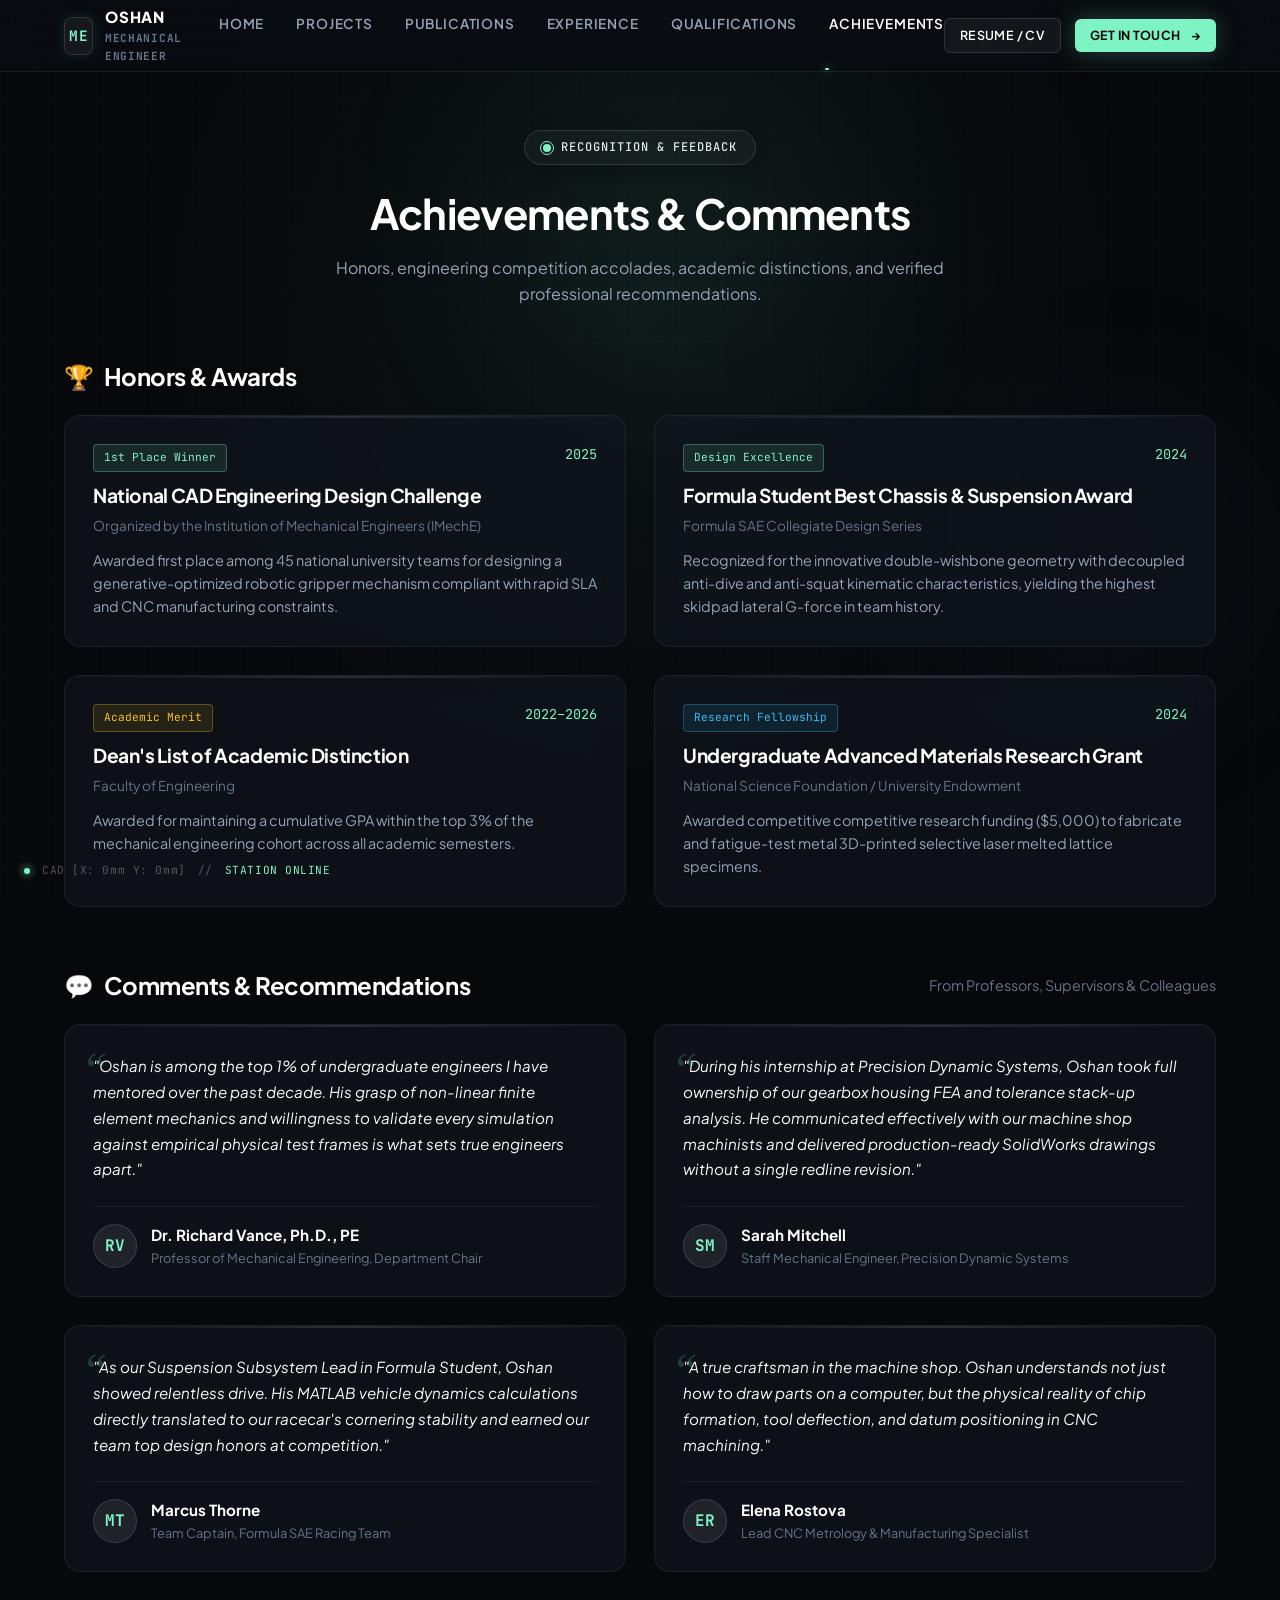
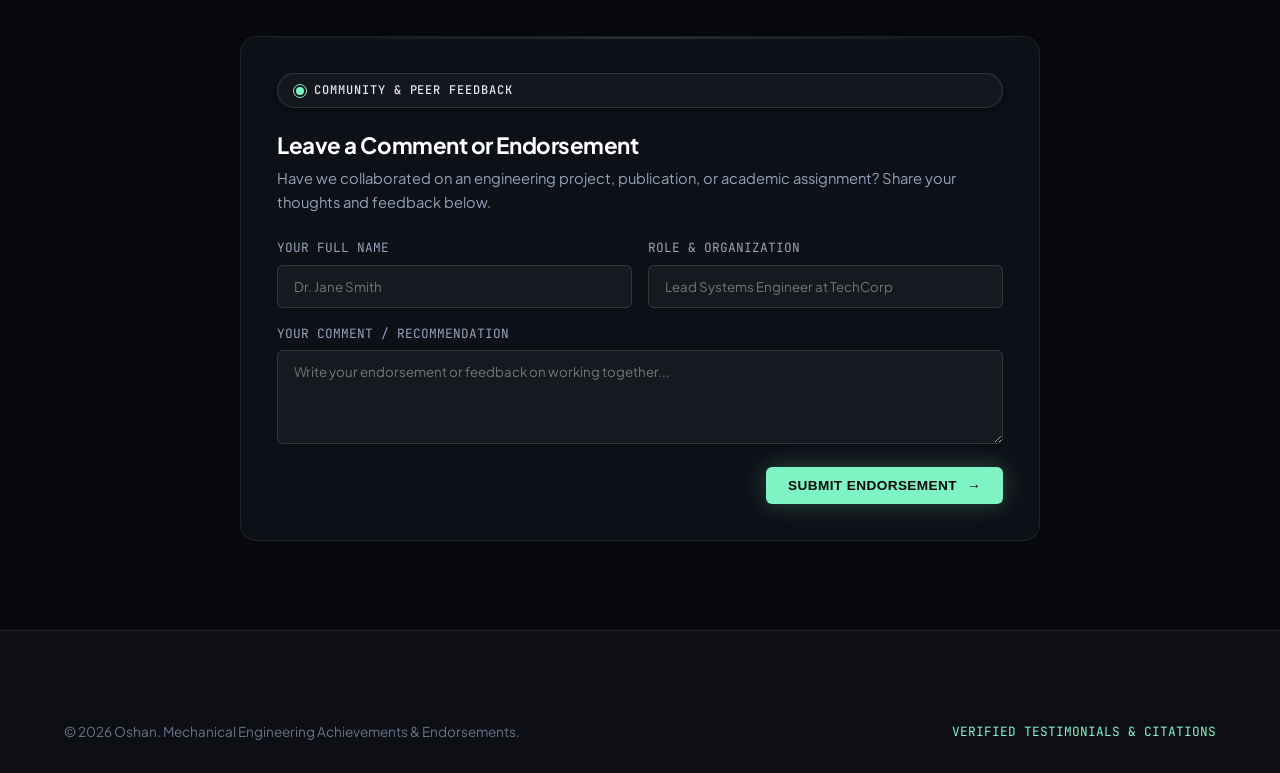
<file: achievements.html>
﻿<!DOCTYPE html>
<html lang="en">
<head>
  <meta charset="UTF-8">
  <meta name="viewport" content="width=device-width, initial-scale=1.0">
  <title>Achievements &amp; Recommendations | Mechanical Engineer Portfolio</title>
  <link rel="stylesheet" href="css/style.css">
  <link rel="icon" href="data:image/svg+xml,<svg xmlns=%22http://www.w3.org/2000/svg%22 viewBox=%220 0 100 100%22><text y=%22.9em%22 font-size=%2290%22>⚙️</text></svg>">
</head>
<body>

  <!-- ==========================================================================
       TOP RIBBON NAVIGATION
       ========================================================================== -->
  <header class="navbar">
    <div class="container nav-container">
      
      <a href="about.html" class="nav-brand">
        <div class="nav-brand-badge">ME</div>
        <div class="nav-brand-text">
          <span class="nav-brand-title">OSHAN</span>
          <span class="nav-brand-sub">MECHANICAL ENGINEER</span>
        </div>
      </a>

      <nav>
        <ul class="nav-links">
          <li><a href="index.html" class="nav-link">Home</a></li>
          <li><a href="projects.html" class="nav-link">Projects</a></li>
          <li><a href="publications.html" class="nav-link">Publications</a></li>
          <li><a href="experience.html" class="nav-link">Experience</a></li>
          <li><a href="qualifications.html" class="nav-link">Qualifications</a></li>
          <li><a href="achievements.html" class="nav-link active">Achievements</a></li>
        </ul>
      </nav>

      <div class="nav-actions">
        <a href="#contactModal" class="btn btn-secondary btn-sm open-contact-btn">RESUME / CV</a>
        <a href="#contactModal" class="btn btn-primary btn-sm open-contact-btn">
          GET IN TOUCH <span class="btn-arrow">→</span>
        </a>
      </div>

      <button class="nav-toggle" aria-label="Toggle navigation menu">
        <span></span>
        <span></span>
        <span></span>
      </button>

    </div>
  </header>

  <!-- ==========================================================================
       ACHIEVEMENTS & TESTIMONIALS CONTENT
       ========================================================================== -->
  <main class="section" style="padding-top: 130px;">
    <div class="container">
      
      <div class="section-header">
        <div class="pill-badge"><span class="badge-dot"></span>RECOGNITION &amp; FEEDBACK</div>
        <h1 class="section-title">Achievements &amp; Comments</h1>
        <p class="section-desc">
          Honors, engineering competition accolades, academic distinctions, and verified professional recommendations.
        </p>
      </div>

      <!-- AWARDS & HONORS SECTION -->
      <div style="margin-bottom: 64px;">
        <h2 style="font-size: 1.5rem; color: #fff; margin-bottom: 24px; display: flex; align-items: center; gap: 10px;">
          <span>🏆</span> Honors &amp; Awards
        </h2>

        <div class="grid-2">
          
          <!-- Award 1 -->
          <div class="card">
            <div style="display: flex; justify-content: space-between; align-items: flex-start; margin-bottom: 12px;">
              <span class="tag-chip accent">1st Place Winner</span>
              <span style="font-family: var(--font-mono); color: var(--accent-mint); font-size: 0.85rem;">2025</span>
            </div>
            <h3 style="font-size: 1.2rem; margin-bottom: 8px;">National CAD Engineering Design Challenge</h3>
            <div style="font-size: 0.85rem; color: var(--text-muted); margin-bottom: 12px;">
              Organized by the Institution of Mechanical Engineers (IMechE)
            </div>
            <p style="font-size: 0.9rem; color: var(--text-secondary); line-height: 1.6;">
              Awarded first place among 45 national university teams for designing a generative-optimized robotic gripper mechanism compliant with rapid SLA and CNC manufacturing constraints.
            </p>
          </div>

          <!-- Award 2 -->
          <div class="card">
            <div style="display: flex; justify-content: space-between; align-items: flex-start; margin-bottom: 12px;">
              <span class="tag-chip accent">Design Excellence</span>
              <span style="font-family: var(--font-mono); color: var(--accent-mint); font-size: 0.85rem;">2024</span>
            </div>
            <h3 style="font-size: 1.2rem; margin-bottom: 8px;">Formula Student Best Chassis &amp; Suspension Award</h3>
            <div style="font-size: 0.85rem; color: var(--text-muted); margin-bottom: 12px;">
              Formula SAE Collegiate Design Series
            </div>
            <p style="font-size: 0.9rem; color: var(--text-secondary); line-height: 1.6;">
              Recognized for the innovative double-wishbone geometry with decoupled anti-dive and anti-squat kinematic characteristics, yielding the highest skidpad lateral G-force in team history.
            </p>
          </div>

          <!-- Award 3 -->
          <div class="card">
            <div style="display: flex; justify-content: space-between; align-items: flex-start; margin-bottom: 12px;">
              <span class="tag-chip" style="color: var(--accent-amber); border-color: rgba(251,191,36,0.3); background: rgba(251,191,36,0.1);">Academic Merit</span>
              <span style="font-family: var(--font-mono); color: var(--accent-mint); font-size: 0.85rem;">2022–2026</span>
            </div>
            <h3 style="font-size: 1.2rem; margin-bottom: 8px;">Dean's List of Academic Distinction</h3>
            <div style="font-size: 0.85rem; color: var(--text-muted); margin-bottom: 12px;">
              Faculty of Engineering
            </div>
            <p style="font-size: 0.9rem; color: var(--text-secondary); line-height: 1.6;">
              Awarded for maintaining a cumulative GPA within the top 3% of the mechanical engineering cohort across all academic semesters.
            </p>
          </div>

          <!-- Award 4 -->
          <div class="card">
            <div style="display: flex; justify-content: space-between; align-items: flex-start; margin-bottom: 12px;">
              <span class="tag-chip" style="color: var(--accent-blue); border-color: rgba(56,189,248,0.3); background: rgba(56,189,248,0.1);">Research Fellowship</span>
              <span style="font-family: var(--font-mono); color: var(--accent-mint); font-size: 0.85rem;">2024</span>
            </div>
            <h3 style="font-size: 1.2rem; margin-bottom: 8px;">Undergraduate Advanced Materials Research Grant</h3>
            <div style="font-size: 0.85rem; color: var(--text-muted); margin-bottom: 12px;">
              National Science Foundation / University Endowment
            </div>
            <p style="font-size: 0.9rem; color: var(--text-secondary); line-height: 1.6;">
              Awarded competitive competitive research funding ($5,000) to fabricate and fatigue-test metal 3D-printed selective laser melted lattice specimens.
            </p>
          </div>

        </div>
      </div>

      <!-- RECOMMENDATIONS & COMMENTS SECTION -->
      <div style="margin-bottom: 64px;">
        <div style="display: flex; align-items: center; justify-content: space-between; flex-wrap: wrap; gap: 16px; margin-bottom: 24px;">
          <h2 style="font-size: 1.5rem; color: #fff; display: flex; align-items: center; gap: 10px;">
            <span>💬</span> Comments &amp; Recommendations
          </h2>
          <span style="color: var(--text-muted); font-size: 0.9rem;">From Professors, Supervisors &amp; Colleagues</span>
        </div>

        <div class="grid-2">
          
          <!-- Testimonial 1 -->
          <div class="card testimonial-card">
            <p class="testimonial-quote">
              "Oshan is among the top 1% of undergraduate engineers I have mentored over the past decade. His grasp of non-linear finite element mechanics and willingness to validate every simulation against empirical physical test frames is what sets true engineers apart."
            </p>
            <div class="testimonial-author">
              <div class="testimonial-avatar">RV</div>
              <div>
                <div class="testimonial-name">Dr. Richard Vance, Ph.D., PE</div>
                <div class="testimonial-role">Professor of Mechanical Engineering, Department Chair</div>
              </div>
            </div>
          </div>

          <!-- Testimonial 2 -->
          <div class="card testimonial-card">
            <p class="testimonial-quote">
              "During his internship at Precision Dynamic Systems, Oshan took full ownership of our gearbox housing FEA and tolerance stack-up analysis. He communicated effectively with our machine shop machinists and delivered production-ready SolidWorks drawings without a single redline revision."
            </p>
            <div class="testimonial-author">
              <div class="testimonial-avatar">SM</div>
              <div>
                <div class="testimonial-name">Sarah Mitchell</div>
                <div class="testimonial-role">Staff Mechanical Engineer, Precision Dynamic Systems</div>
              </div>
            </div>
          </div>

          <!-- Testimonial 3 -->
          <div class="card testimonial-card">
            <p class="testimonial-quote">
              "As our Suspension Subsystem Lead in Formula Student, Oshan showed relentless drive. His MATLAB vehicle dynamics calculations directly translated to our racecar's cornering stability and earned our team top design honors at competition."
            </p>
            <div class="testimonial-author">
              <div class="testimonial-avatar">MT</div>
              <div>
                <div class="testimonial-name">Marcus Thorne</div>
                <div class="testimonial-role">Team Captain, Formula SAE Racing Team</div>
              </div>
            </div>
          </div>

          <!-- Testimonial 4 -->
          <div class="card testimonial-card">
            <p class="testimonial-quote">
              "A true craftsman in the machine shop. Oshan understands not just how to draw parts on a computer, but the physical reality of chip formation, tool deflection, and datum positioning in CNC machining."
            </p>
            <div class="testimonial-author">
              <div class="testimonial-avatar">ER</div>
              <div>
                <div class="testimonial-name">Elena Rostova</div>
                <div class="testimonial-role">Lead CNC Metrology &amp; Manufacturing Specialist</div>
              </div>
            </div>
          </div>

        </div>
      </div>

      <!-- LEAVE A COMMENT / ENDORSEMENT FORM -->
      <div class="card" style="padding: 36px; max-width: 800px; margin: 0 auto;">
        <div class="pill-badge"><span class="badge-dot"></span>COMMUNITY &amp; PEER FEEDBACK</div>
        <h3 style="font-size: 1.4rem; color: #fff; margin-bottom: 8px;">Leave a Comment or Endorsement</h3>
        <p style="color: var(--text-secondary); font-size: 0.92rem; margin-bottom: 24px;">
          Have we collaborated on an engineering project, publication, or academic assignment? Share your thoughts and feedback below.
        </p>

        <form id="endorsementForm" style="display: flex; flex-direction: column; gap: 16px;">
          <div style="display: grid; grid-template-columns: 1fr 1fr; gap: 16px;">
            <div>
              <label style="display: block; font-size: 0.8rem; font-family: var(--font-mono); color: var(--text-secondary); margin-bottom: 6px;">YOUR FULL NAME</label>
              <input type="text" required placeholder="Dr. Jane Smith" style="width: 100%; padding: 12px 16px; background: rgba(255,255,255,0.04); border: 1px solid var(--border-medium); border-radius: 6px; color: #fff; font-family: inherit;">
            </div>
            <div>
              <label style="display: block; font-size: 0.8rem; font-family: var(--font-mono); color: var(--text-secondary); margin-bottom: 6px;">ROLE &amp; ORGANIZATION</label>
              <input type="text" required placeholder="Lead Systems Engineer at TechCorp" style="width: 100%; padding: 12px 16px; background: rgba(255,255,255,0.04); border: 1px solid var(--border-medium); border-radius: 6px; color: #fff; font-family: inherit;">
            </div>
          </div>

          <div>
            <label style="display: block; font-size: 0.8rem; font-family: var(--font-mono); color: var(--text-secondary); margin-bottom: 6px;">YOUR COMMENT / RECOMMENDATION</label>
            <textarea rows="4" required placeholder="Write your endorsement or feedback on working together..." style="width: 100%; padding: 12px 16px; background: rgba(255,255,255,0.04); border: 1px solid var(--border-medium); border-radius: 6px; color: #fff; font-family: inherit; resize: vertical;"></textarea>
          </div>

          <div style="text-align: right;">
            <button type="submit" class="btn btn-primary">
              SUBMIT ENDORSEMENT <span class="btn-arrow">→</span>
            </button>
          </div>
        </form>
      </div>

    </div>
  </main>

  <!-- Contact Modal -->
  <div class="modal-overlay" id="contactModal">
    <div class="modal-content">
      <button class="modal-close" aria-label="Close modal">&times;</button>
      <div class="pill-badge"><span class="badge-dot"></span>GET IN TOUCH</div>
      <h2 style="font-size: 1.8rem; margin-bottom: 8px; color: #fff;">Let's Connect</h2>
      <p style="color: var(--text-secondary); margin-bottom: 24px; font-size: 0.95rem;">
        Get in touch regarding honors, speaking engagements, or engineering partnerships.
      </p>
      <form id="contactForm" style="display: flex; flex-direction: column; gap: 16px;">
        <input type="text" required placeholder="Your Name" style="width: 100%; padding: 12px 16px; background: rgba(255,255,255,0.04); border: 1px solid var(--border-medium); border-radius: 6px; color: #fff; font-family: inherit;">
        <input type="email" required placeholder="Your Email Address" style="width: 100%; padding: 12px 16px; background: rgba(255,255,255,0.04); border: 1px solid var(--border-medium); border-radius: 6px; color: #fff; font-family: inherit;">
        <textarea rows="4" required placeholder="Your message..." style="width: 100%; padding: 12px 16px; background: rgba(255,255,255,0.04); border: 1px solid var(--border-medium); border-radius: 6px; color: #fff; font-family: inherit; resize: vertical;"></textarea>
        <div style="display: flex; justify-content: space-between; align-items: center; margin-top: 10px;">
          <button type="button" class="btn btn-outline copy-email-btn" data-email="oshan.engineering@gmail.com">Copy Email 📋</button>
          <button type="submit" class="btn btn-primary">SEND MESSAGE →</button>
        </div>
      </form>
    </div>
  </div>

  <!-- Footer -->
  <footer class="footer">
    <div class="container">
      <div class="footer-bottom">
        <div>&copy; 2026 Oshan. Mechanical Engineering Achievements &amp; Endorsements.</div>
        <div style="font-family: var(--font-mono); font-size: 0.8rem; color: var(--accent-mint);">VERIFIED TESTIMONIALS &amp; CITATIONS</div>
      </div>
    </div>
  </footer>

  <script src="js/main.js"></script>
</body>
</html>
</file>
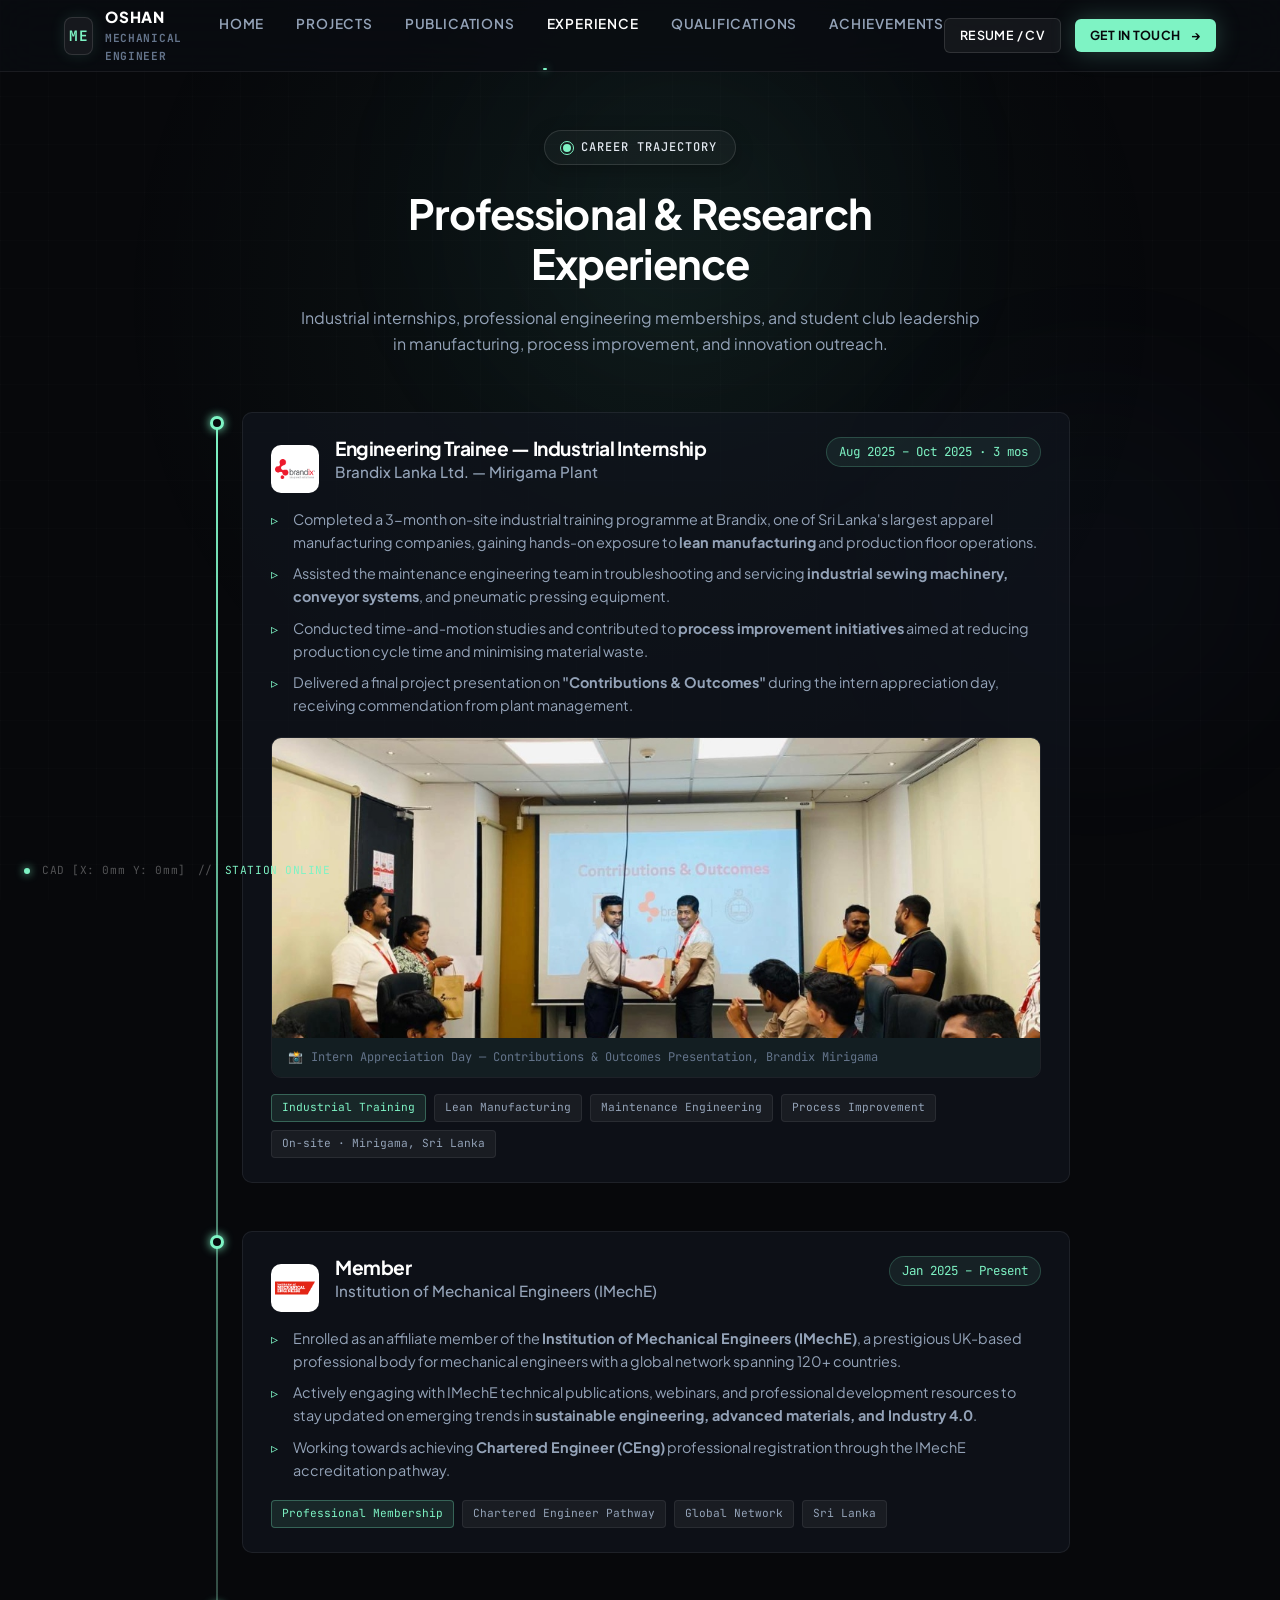
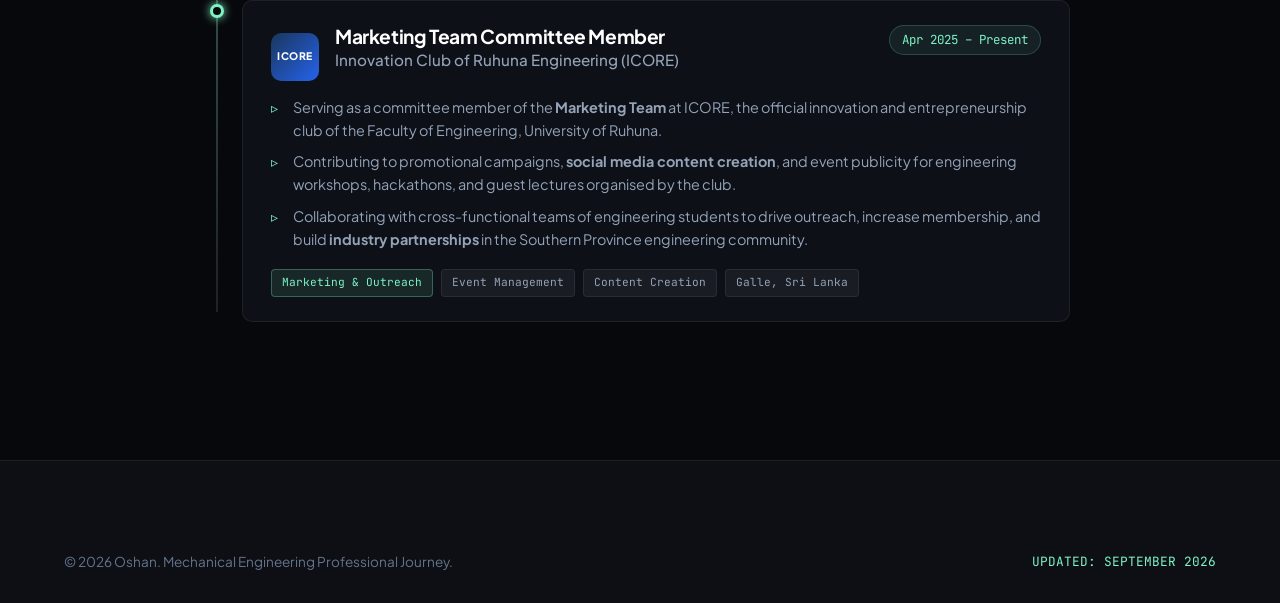
<file: experience.html>
<!DOCTYPE html>
<html lang="en">
<head>
  <meta charset="UTF-8">
  <meta name="viewport" content="width=device-width, initial-scale=1.0">
  <title>Engineering Experience | Mechanical Engineer Portfolio</title>
  <link rel="stylesheet" href="css/style.css">
  <link rel="icon" href="data:image/svg+xml,<svg xmlns=%22http://www.w3.org/2000/svg%22 viewBox=%220 0 100 100%22><text y=%22.9em%22 font-size=%2290%22>⚙️</text></svg>">
</head>
<body>

  <!-- ==========================================================================
       TOP RIBBON NAVIGATION
       ========================================================================== -->
  <header class="navbar">
    <div class="container nav-container">
      
      <a href="about.html" class="nav-brand">
        <div class="nav-brand-badge">ME</div>
        <div class="nav-brand-text">
          <span class="nav-brand-title">OSHAN</span>
          <span class="nav-brand-sub">MECHANICAL ENGINEER</span>
        </div>
      </a>

      <nav>
        <ul class="nav-links">
          <li><a href="index.html" class="nav-link">Home</a></li>
          <li><a href="projects.html" class="nav-link">Projects</a></li>
          <li><a href="publications.html" class="nav-link">Publications</a></li>
          <li><a href="experience.html" class="nav-link active">Experience</a></li>
          <li><a href="qualifications.html" class="nav-link">Qualifications</a></li>
          <li><a href="achievements.html" class="nav-link">Achievements</a></li>
        </ul>
      </nav>

      <div class="nav-actions">
        <a href="#contactModal" class="btn btn-secondary btn-sm open-contact-btn">RESUME / CV</a>
        <a href="#contactModal" class="btn btn-primary btn-sm open-contact-btn">
          GET IN TOUCH <span class="btn-arrow">→</span>
        </a>
      </div>

      <button class="nav-toggle" aria-label="Toggle navigation menu">
        <span></span>
        <span></span>
        <span></span>
      </button>

    </div>
  </header>

  <!-- ==========================================================================
       EXPERIENCE TIMELINE
       ========================================================================== -->
  <main class="section" style="padding-top: 130px;">
    <div class="container">
      
      <div class="section-header">
        <div class="pill-badge"><span class="badge-dot"></span>CAREER TRAJECTORY</div>
        <h1 class="section-title">Professional &amp; Research Experience</h1>
        <p class="section-desc">
          Industrial internships, professional engineering memberships, and student club leadership in manufacturing, process improvement, and innovation outreach.
        </p>
      </div>

      <div class="timeline">

        <!-- ═══════════════════════════════════════════════════════════════
             EXPERIENCE 1: BRANDIX TRAINEE (PRIORITY — INTERNSHIP)
             ═══════════════════════════════════════════════════════════════ -->
        <div class="timeline-item">
          <div class="timeline-dot"></div>
          <div class="timeline-card">
            <div class="timeline-header">
              <div style="display: flex; align-items: center; gap: 16px;">
                <!-- Brandix Logo -->
                <div style="width: 48px; height: 48px; border-radius: 10px; background: #fff; display: flex; align-items: center; justify-content: center; flex-shrink: 0; overflow: hidden; padding: 4px;">
                  <img src="images/logo-brandix.png" alt="Brandix" style="width: 100%; height: 100%; object-fit: contain;">
                </div>
                <div>
                  <h3 class="timeline-role">Engineering Trainee — Industrial Internship</h3>
                  <div class="timeline-company">Brandix Lanka Ltd. — Mirigama Plant</div>
                </div>
              </div>
              <span class="timeline-period">Aug 2025 – Oct 2025 · 3 mos</span>
            </div>
            
            <ul class="timeline-bullets">
              <li>Completed a 3-month on-site industrial training programme at Brandix, one of Sri Lanka's largest apparel manufacturing companies, gaining hands-on exposure to <strong>lean manufacturing</strong> and production floor operations.</li>
              <li>Assisted the maintenance engineering team in troubleshooting and servicing <strong>industrial sewing machinery, conveyor systems</strong>, and pneumatic pressing equipment.</li>
              <li>Conducted time-and-motion studies and contributed to <strong>process improvement initiatives</strong> aimed at reducing production cycle time and minimising material waste.</li>
              <li>Delivered a final project presentation on <strong>"Contributions &amp; Outcomes"</strong> during the intern appreciation day, receiving commendation from plant management.</li>
            </ul>

            <!-- Brandix Appreciation Day Photo -->
            <div style="margin: 20px 0 16px; border-radius: 10px; overflow: hidden; border: 1px solid var(--border-subtle);">
              <img src="images/brandix-appreciation.jpg" alt="Brandix Intern Appreciation Day — Final Project Presentation" style="width: 100%; max-height: 300px; object-fit: cover; display: block;">
              <div style="padding: 10px 16px; background: rgba(126,243,196,0.06); font-family: var(--font-mono); font-size: 0.75rem; color: var(--text-muted); display: flex; align-items: center; gap: 8px;">
                <span style="color: var(--accent-mint);">📸</span> Intern Appreciation Day — Contributions &amp; Outcomes Presentation, Brandix Mirigama
              </div>
            </div>

            <div style="display: flex; gap: 8px; flex-wrap: wrap;">
              <span class="tag-chip accent">Industrial Training</span>
              <span class="tag-chip">Lean Manufacturing</span>
              <span class="tag-chip">Maintenance Engineering</span>
              <span class="tag-chip">Process Improvement</span>
              <span class="tag-chip">On-site · Mirigama, Sri Lanka</span>
            </div>
          </div>
        </div>

        <!-- ═══════════════════════════════════════════════════════════════
             EXPERIENCE 2: INSTITUTION OF MECHANICAL ENGINEERS (IMechE)
             ═══════════════════════════════════════════════════════════════ -->
        <div class="timeline-item">
          <div class="timeline-dot"></div>
          <div class="timeline-card">
            <div class="timeline-header">
              <div style="display: flex; align-items: center; gap: 16px;">
                <!-- IMechE Logo -->
                <div style="width: 48px; height: 48px; border-radius: 10px; background: #fff; display: flex; align-items: center; justify-content: center; flex-shrink: 0; overflow: hidden; padding: 4px;">
                  <img src="images/logo-imeche.png" alt="IMechE" style="width: 100%; height: 100%; object-fit: contain;">
                </div>
                <div>
                  <h3 class="timeline-role">Member</h3>
                  <div class="timeline-company">Institution of Mechanical Engineers (IMechE)</div>
                </div>
              </div>
              <span class="timeline-period">Jan 2025 – Present</span>
            </div>
            
            <ul class="timeline-bullets">
              <li>Enrolled as an affiliate member of the <strong>Institution of Mechanical Engineers (IMechE)</strong>, a prestigious UK-based professional body for mechanical engineers with a global network spanning 120+ countries.</li>
              <li>Actively engaging with IMechE technical publications, webinars, and professional development resources to stay updated on emerging trends in <strong>sustainable engineering, advanced materials, and Industry 4.0</strong>.</li>
              <li>Working towards achieving <strong>Chartered Engineer (CEng)</strong> professional registration through the IMechE accreditation pathway.</li>
            </ul>

            <div style="display: flex; gap: 8px; flex-wrap: wrap;">
              <span class="tag-chip accent">Professional Membership</span>
              <span class="tag-chip">Chartered Engineer Pathway</span>
              <span class="tag-chip">Global Network</span>
              <span class="tag-chip">Sri Lanka</span>
            </div>
          </div>
        </div>

        <!-- ═══════════════════════════════════════════════════════════════
             EXPERIENCE 3: ICORE — MARKETING COMMITTEE MEMBER
             ═══════════════════════════════════════════════════════════════ -->
        <div class="timeline-item">
          <div class="timeline-dot"></div>
          <div class="timeline-card">
            <div class="timeline-header">
              <div style="display: flex; align-items: center; gap: 16px;">
                <!-- ICORE Logo placeholder -->
                <div style="width: 48px; height: 48px; border-radius: 10px; background: linear-gradient(135deg, #1a365d, #2563eb); display: flex; align-items: center; justify-content: center; flex-shrink: 0; font-weight: 800; font-size: 0.65rem; color: #fff; letter-spacing: 0.05em; font-family: var(--font-sans);">ICORE</div>
                <div>
                  <h3 class="timeline-role">Marketing Team Committee Member</h3>
                  <div class="timeline-company">Innovation Club of Ruhuna Engineering (ICORE)</div>
                </div>
              </div>
              <span class="timeline-period">Apr 2025 – Present</span>
            </div>
            
            <ul class="timeline-bullets">
              <li>Serving as a committee member of the <strong>Marketing Team</strong> at ICORE, the official innovation and entrepreneurship club of the Faculty of Engineering, University of Ruhuna.</li>
              <li>Contributing to promotional campaigns, <strong>social media content creation</strong>, and event publicity for engineering workshops, hackathons, and guest lectures organised by the club.</li>
              <li>Collaborating with cross-functional teams of engineering students to drive outreach, increase membership, and build <strong>industry partnerships</strong> in the Southern Province engineering community.</li>
            </ul>

            <div style="display: flex; gap: 8px; flex-wrap: wrap;">
              <span class="tag-chip accent">Marketing &amp; Outreach</span>
              <span class="tag-chip">Event Management</span>
              <span class="tag-chip">Content Creation</span>
              <span class="tag-chip">Galle, Sri Lanka</span>
            </div>
          </div>
        </div>

      </div>

    </div>
  </main>

  <!-- Contact Modal -->
  <div class="modal-overlay" id="contactModal">
    <div class="modal-content">
      <button class="modal-close" aria-label="Close modal">&times;</button>
      <div class="pill-badge"><span class="badge-dot"></span>CAREER OPPORTUNITIES</div>
      <h2 style="font-size: 1.8rem; margin-bottom: 8px; color: #fff;">Get In Touch</h2>
      <p style="color: var(--text-secondary); margin-bottom: 24px; font-size: 0.95rem;">
        Available for full-time mechanical engineering roles, research fellow positions, and consulting.
      </p>
      <form id="contactForm" style="display: flex; flex-direction: column; gap: 16px;">
        <input type="text" required placeholder="Your Name" style="width: 100%; padding: 12px 16px; background: rgba(255,255,255,0.04); border: 1px solid var(--border-medium); border-radius: 6px; color: #fff; font-family: inherit;">
        <input type="email" required placeholder="Your Email Address" style="width: 100%; padding: 12px 16px; background: rgba(255,255,255,0.04); border: 1px solid var(--border-medium); border-radius: 6px; color: #fff; font-family: inherit;">
        <textarea rows="4" required placeholder="Opportunity details..." style="width: 100%; padding: 12px 16px; background: rgba(255,255,255,0.04); border: 1px solid var(--border-medium); border-radius: 6px; color: #fff; font-family: inherit; resize: vertical;"></textarea>
        <div style="display: flex; justify-content: space-between; align-items: center; margin-top: 10px;">
          <button type="button" class="btn btn-outline copy-email-btn" data-email="oshan.engineering@gmail.com">Copy Email 📋</button>
          <button type="submit" class="btn btn-primary">SEND MESSAGE →</button>
        </div>
      </form>
    </div>
  </div>

  <!-- Footer -->
  <footer class="footer">
    <div class="container">
      <div class="footer-bottom">
        <div>&copy; 2026 Oshan. Mechanical Engineering Professional Journey.</div>
        <div style="font-family: var(--font-mono); font-size: 0.8rem; color: var(--accent-mint);">UPDATED: SEPTEMBER 2026</div>
      </div>
    </div>
  </footer>

  <script src="js/main.js"></script>
</body>
</html>
</file>
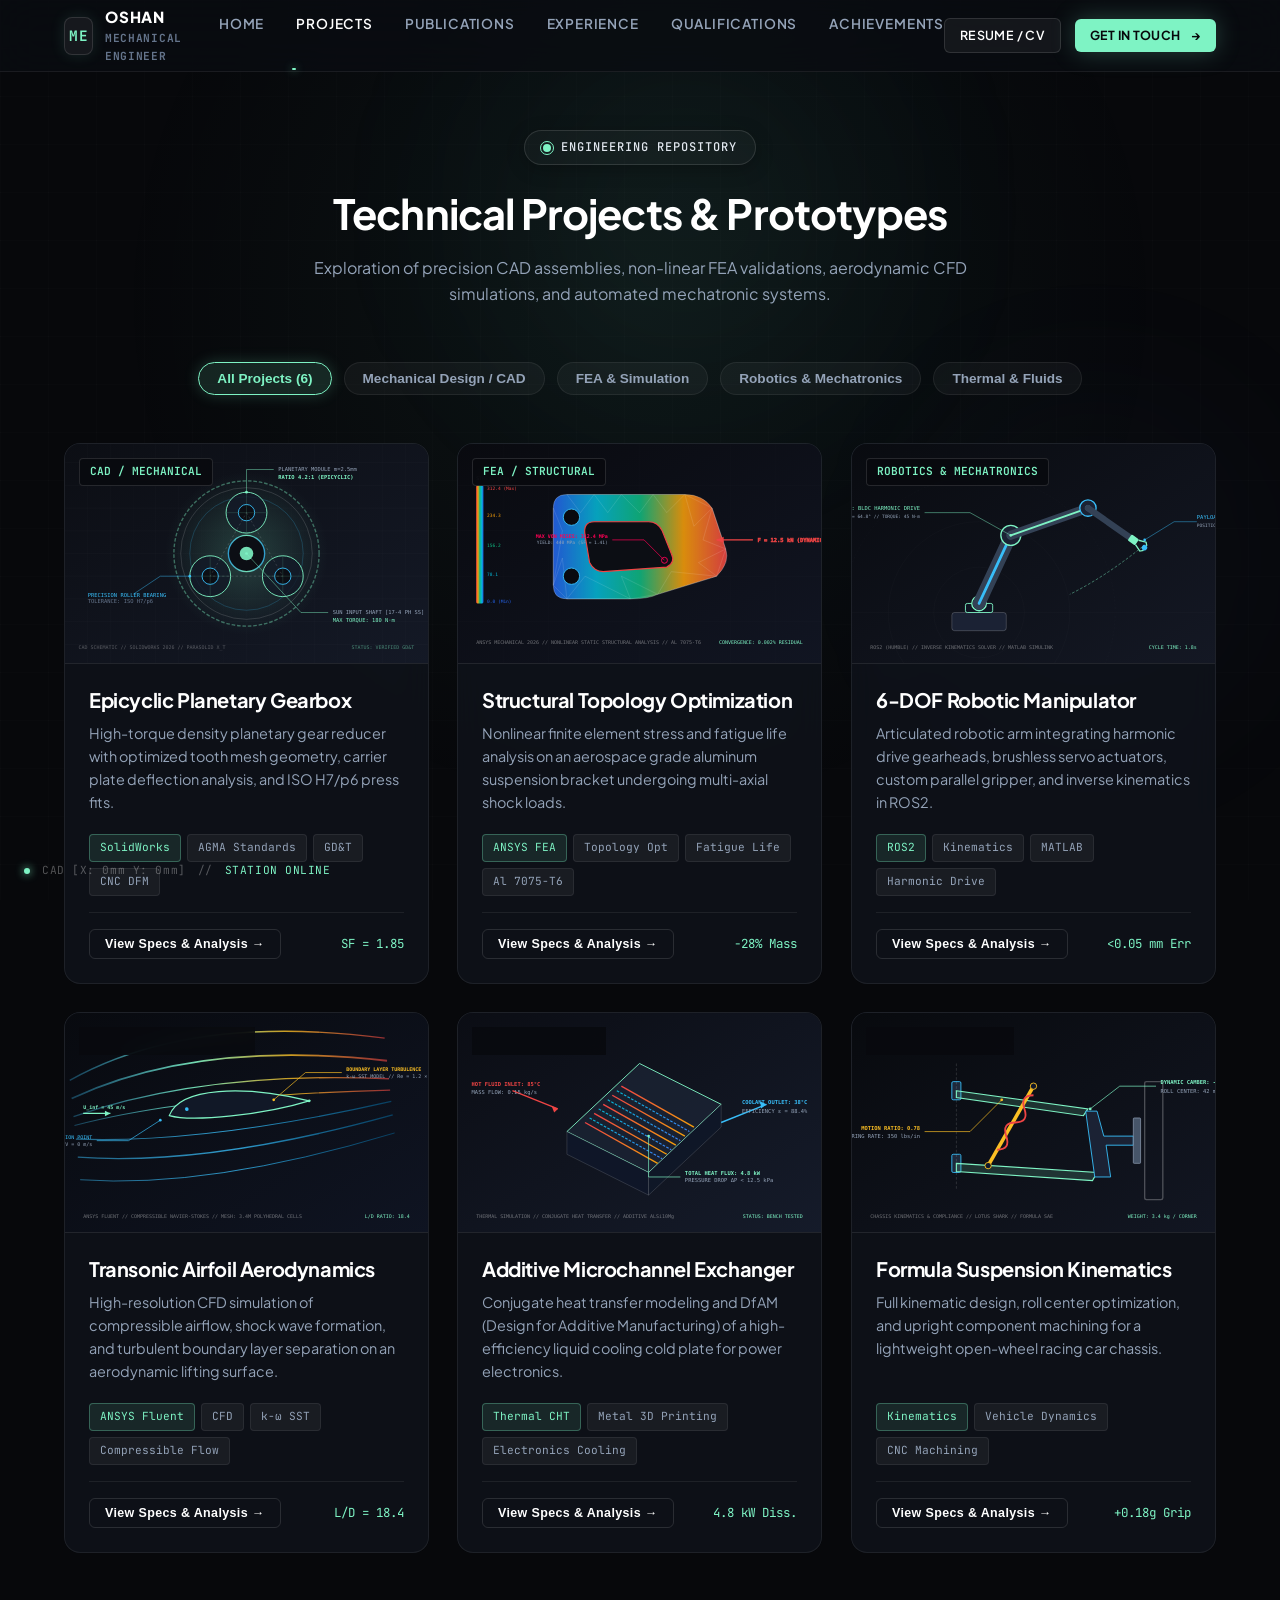
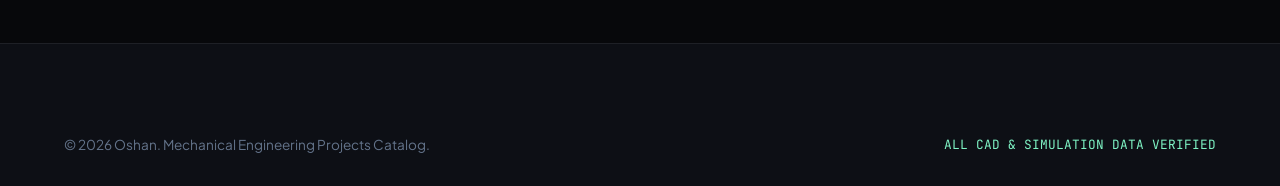
<file: projects.html>
﻿<!DOCTYPE html>
<html lang="en">
<head>
  <meta charset="UTF-8">
  <meta name="viewport" content="width=device-width, initial-scale=1.0">
  <title>Engineering Projects | Mechanical Design, FEA & Robotics</title>
  <link rel="stylesheet" href="css/style.css">
  <link rel="icon" href="data:image/svg+xml,<svg xmlns=%22http://www.w3.org/2000/svg%22 viewBox=%220 0 100 100%22><text y=%22.9em%22 font-size=%2290%22>⚙️</text></svg>">
</head>
<body>

  <!-- ==========================================================================
       TOP RIBBON NAVIGATION
       ========================================================================== -->
  <header class="navbar">
    <div class="container nav-container">
      
      <a href="about.html" class="nav-brand">
        <div class="nav-brand-badge">ME</div>
        <div class="nav-brand-text">
          <span class="nav-brand-title">OSHAN</span>
          <span class="nav-brand-sub">MECHANICAL ENGINEER</span>
        </div>
      </a>

      <nav>
        <ul class="nav-links">
          <li><a href="index.html" class="nav-link">Home</a></li>
          <li><a href="projects.html" class="nav-link active">Projects</a></li>
          <li><a href="publications.html" class="nav-link">Publications</a></li>
          <li><a href="experience.html" class="nav-link">Experience</a></li>
          <li><a href="qualifications.html" class="nav-link">Qualifications</a></li>
          <li><a href="achievements.html" class="nav-link">Achievements</a></li>
        </ul>
      </nav>

      <div class="nav-actions">
        <a href="#contactModal" class="btn btn-secondary btn-sm open-contact-btn">RESUME / CV</a>
        <a href="#contactModal" class="btn btn-primary btn-sm open-contact-btn">
          GET IN TOUCH <span class="btn-arrow">→</span>
        </a>
      </div>

      <button class="nav-toggle" aria-label="Toggle navigation menu">
        <span></span>
        <span></span>
        <span></span>
      </button>

    </div>
  </header>

  <!-- ==========================================================================
       PROJECTS CATALOG HEADER
       ========================================================================== -->
  <main class="section" style="padding-top: 130px;">
    <div class="container">
      
      <div class="section-header">
        <div class="pill-badge"><span class="badge-dot"></span>ENGINEERING REPOSITORY</div>
        <h1 class="section-title">Technical Projects &amp; Prototypes</h1>
        <p class="section-desc">
          Exploration of precision CAD assemblies, non-linear FEA validations, aerodynamic CFD simulations, and automated mechatronic systems.
        </p>
      </div>

      <!-- Filter Tabs -->
      <div class="filter-tabs">
        <button class="filter-btn active" data-filter="all">All Projects (6)</button>
        <button class="filter-btn" data-filter="cad">Mechanical Design / CAD</button>
        <button class="filter-btn" data-filter="fea">FEA &amp; Simulation</button>
        <button class="filter-btn" data-filter="robotics">Robotics &amp; Mechatronics</button>
        <button class="filter-btn" data-filter="thermal">Thermal &amp; Fluids</button>
      </div>

      <!-- Projects Grid -->
      <div class="grid-3" id="projectsContainer">

        <!-- PROJECT 1: Planetary Gearbox -->
        <div class="card project-card cad" 
             data-category="cad"
             data-report="downloads/sample-gearbox-report.pdf"
             data-cad="downloads/sample-gearbox-cad.step"
             data-problem="Design an ultra-compact speed reducer capable of transmitting 180 N·m of peak torque within a confined cylindrical envelope (dia &lt; 140 mm) while minimizing backlash under dynamic shock loading."
             data-solution="Modeled a 4.2:1 epicyclic gear train with 3 planet gears in SolidWorks. Applied AGMA gear tooth bending and surface pitting stress calculations. Generated production drawings with ASME Y14.5 GD&amp;T standards."
             data-results="Reduced gear assembly volume by 34% compared to traditional parallel-shaft designs. Finite element contact stress analysis confirmed gear tooth safety factor &gt; 1.85 at maximum stall torque.">
          <div class="project-img-wrapper">
            <img src="images/cad-gearbox.svg" alt="Epicyclic Planetary Gearbox">
            <span class="project-category-badge">CAD / Mechanical</span>
          </div>
          <div class="project-body">
            <h3 class="project-title">Epicyclic Planetary Gearbox</h3>
            <p class="project-desc">
              High-torque density planetary gear reducer with optimized tooth mesh geometry, carrier plate deflection analysis, and ISO H7/p6 press fits.
            </p>
            <div class="project-tags" style="display: flex; gap: 6px; flex-wrap: wrap; margin-bottom: 16px;">
              <span class="tag-chip accent">SolidWorks</span>
              <span class="tag-chip">AGMA Standards</span>
              <span class="tag-chip">GD&amp;T</span>
              <span class="tag-chip">CNC DFM</span>
            </div>
            <div class="project-meta">
              <button class="btn btn-outline btn-sm view-project-btn">View Specs &amp; Analysis →</button>
              <span style="font-size: 0.78rem; color: var(--accent-mint); font-family: var(--font-mono);">SF = 1.85</span>
            </div>
          </div>
        </div>

        <!-- PROJECT 2: FEA Structural Bracket -->
        <div class="card project-card fea" 
             data-category="fea"
             data-report="downloads/sample-gearbox-report.pdf"
             data-cad="downloads/sample-gearbox-cad.step"
             data-problem="A critical suspension bracket on an experimental chassis experienced premature fatigue failure under cyclic cornering loads of 12.5 kN."
             data-solution="Conducted non-linear finite element structural stress analysis using ANSYS Mechanical. Applied topology optimization algorithms to strategically redistribute material away from low-strain zones to critical fillet radii."
             data-results="Eliminated dangerous stress hotspots, cutting maximum von Mises stress from 415 MPa down to 312 MPa (below yield for Al 7075-T6). Reduced overall bracket mass by 28%.">
          <div class="project-img-wrapper">
            <img src="images/fea-stress.svg" alt="FEA Structural Bracket">
            <span class="project-category-badge">FEA / Structural</span>
          </div>
          <div class="project-body">
            <h3 class="project-title">Structural Topology Optimization</h3>
            <p class="project-desc">
              Nonlinear finite element stress and fatigue life analysis on an aerospace grade aluminum suspension bracket undergoing multi-axial shock loads.
            </p>
            <div class="project-tags" style="display: flex; gap: 6px; flex-wrap: wrap; margin-bottom: 16px;">
              <span class="tag-chip accent">ANSYS FEA</span>
              <span class="tag-chip">Topology Opt</span>
              <span class="tag-chip">Fatigue Life</span>
              <span class="tag-chip">Al 7075-T6</span>
            </div>
            <div class="project-meta">
              <button class="btn btn-outline btn-sm view-project-btn">View Specs &amp; Analysis →</button>
              <span style="font-size: 0.78rem; color: var(--accent-mint); font-family: var(--font-mono);">-28% Mass</span>
            </div>
          </div>
        </div>

        <!-- PROJECT 3: Robotics Arm -->
        <div class="card project-card robotics" 
             data-category="robotics"
             data-report="downloads/sample-gearbox-report.pdf"
             data-cad="downloads/sample-gearbox-cad.step"
             data-problem="Develop a low-cost, 6-degree-of-freedom robotic manipulator for automated laboratory sample handling requiring sub-millimeter positioning accuracy."
             data-solution="Engineered lightweight carbon-fiber and CNC aluminum links. Integrated brushless DC motors with zero-backlash harmonic drives. Solved numerical inverse kinematics and trajectory planning via ROS2 and MATLAB Simulink."
             data-results="Achieved repeatable end-effector positioning error under 0.05 mm across a 750 mm spherical workspace with a maximum payload capacity of 2.5 kg.">
          <div class="project-img-wrapper">
            <img src="images/robotics-arm.svg" alt="6-DOF Robotic Arm">
            <span class="project-category-badge">Robotics &amp; Mechatronics</span>
          </div>
          <div class="project-body">
            <h3 class="project-title">6-DOF Robotic Manipulator</h3>
            <p class="project-desc">
              Articulated robotic arm integrating harmonic drive gearheads, brushless servo actuators, custom parallel gripper, and inverse kinematics in ROS2.
            </p>
            <div class="project-tags" style="display: flex; gap: 6px; flex-wrap: wrap; margin-bottom: 16px;">
              <span class="tag-chip accent">ROS2</span>
              <span class="tag-chip">Kinematics</span>
              <span class="tag-chip">MATLAB</span>
              <span class="tag-chip">Harmonic Drive</span>
            </div>
            <div class="project-meta">
              <button class="btn btn-outline btn-sm view-project-btn">View Specs &amp; Analysis →</button>
              <span style="font-size: 0.78rem; color: var(--accent-mint); font-family: var(--font-mono);">&lt;0.05 mm Err</span>
            </div>
          </div>
        </div>

        <!-- PROJECT 4: Aerodynamic Airfoil CFD -->
        <div class="card project-card thermal" 
             data-category="thermal"
             data-report="downloads/sample-gearbox-report.pdf"
             data-cad="downloads/sample-gearbox-cad.step"
             data-problem="Analyze boundary layer flow separation and aerodynamic drag divergence over a modified NACA 0012 airfoil in transonic flight conditions."
             data-solution="Generated an O-grid computational mesh of 3.4 million polyhedral cells with y+ &lt; 1 for near-wall boundary layer resolution. Ran compressible Navier-Stokes simulations in ANSYS Fluent utilizing the k-ω SST turbulence model."
             data-results="Successfully captured shock wave boundary layer interaction (SWBLI). Designed passive trailing edge vortex generators that delayed flow separation by 4° angle of attack, boosting L/D ratio to 18.4.">
          <div class="project-img-wrapper">
            <img src="images/cfd-aerofoil.svg" alt="CFD Airfoil Aerodynamics">
            <span class="project-category-badge">Thermal &amp; Fluids / CFD</span>
          </div>
          <div class="project-body">
            <h3 class="project-title">Transonic Airfoil Aerodynamics</h3>
            <p class="project-desc">
              High-resolution CFD simulation of compressible airflow, shock wave formation, and turbulent boundary layer separation on an aerodynamic lifting surface.
            </p>
            <div class="project-tags" style="display: flex; gap: 6px; flex-wrap: wrap; margin-bottom: 16px;">
              <span class="tag-chip accent">ANSYS Fluent</span>
              <span class="tag-chip">CFD</span>
              <span class="tag-chip">k-ω SST</span>
              <span class="tag-chip">Compressible Flow</span>
            </div>
            <div class="project-meta">
              <button class="btn btn-outline btn-sm view-project-btn">View Specs &amp; Analysis →</button>
              <span style="font-size: 0.78rem; color: var(--accent-mint); font-family: var(--font-mono);">L/D = 18.4</span>
            </div>
          </div>
        </div>

        <!-- PROJECT 5: Microchannel Heat Exchanger -->
        <div class="card project-card thermal" 
             data-category="thermal"
             data-report="downloads/sample-gearbox-report.pdf"
             data-cad="downloads/sample-gearbox-cad.step"
             data-problem="High heat-flux electronic components in an electric powertrain inverter generated excessive thermal throttling (&gt;95°C) within tightly constrained packaging."
             data-solution="Designed a counter-flow microchannel heat exchanger with 0.4 mm fin thickness optimized for selective laser melting (SLM) metal 3D printing in AlSi10Mg. Conducted conjugate heat transfer (CHT) simulations."
             data-results="Delivered 4.8 kW of heat dissipation while maintaining component junction temperatures below 68°C, with a pressure drop of under 12.5 kPa across the manifold.">
          <div class="project-img-wrapper">
            <img src="images/thermal-exchanger.svg" alt="Microchannel Heat Exchanger">
            <span class="project-category-badge">Thermal &amp; Fluids</span>
          </div>
          <div class="project-body">
            <h3 class="project-title">Additive Microchannel Exchanger</h3>
            <p class="project-desc">
              Conjugate heat transfer modeling and DfAM (Design for Additive Manufacturing) of a high-efficiency liquid cooling cold plate for power electronics.
            </p>
            <div class="project-tags" style="display: flex; gap: 6px; flex-wrap: wrap; margin-bottom: 16px;">
              <span class="tag-chip accent">Thermal CHT</span>
              <span class="tag-chip">Metal 3D Printing</span>
              <span class="tag-chip">Electronics Cooling</span>
            </div>
            <div class="project-meta">
              <button class="btn btn-outline btn-sm view-project-btn">View Specs &amp; Analysis →</button>
              <span style="font-size: 0.78rem; color: var(--accent-mint); font-family: var(--font-mono);">4.8 kW Diss.</span>
            </div>
          </div>
        </div>

        <!-- PROJECT 6: Formula Student Suspension -->
        <div class="card project-card cad" 
             data-category="cad"
             data-report="downloads/sample-gearbox-report.pdf"
             data-cad="downloads/sample-gearbox-cad.step"
             data-problem="Design an independent double-wishbone suspension geometry maximizing tire contact patch grip during high-speed transient cornering in Formula Student."
             data-solution="Programmed kinematic roll-center and camber-gain optimization scripts in MATLAB. Designed 4130 chromoly steel wishbones and CNC-machined 7075-T6 aluminum uprights with integrated wheel hub assemblies."
             data-results="Maintained tire camber within -2.2° ± 0.3° throughout full bump and rebound travel, increasing lateral cornering grip by 0.18g on skidpad tests. Reduced unsprung mass by 1.2 kg per corner.">
          <div class="project-img-wrapper">
            <img src="images/suspension-system.svg" alt="Suspension System Kinematics">
            <span class="project-category-badge">Chassis &amp; Dynamics</span>
          </div>
          <div class="project-body">
            <h3 class="project-title">Formula Suspension Kinematics</h3>
            <p class="project-desc">
              Full kinematic design, roll center optimization, and upright component machining for a lightweight open-wheel racing car chassis.
            </p>
            <div class="project-tags" style="display: flex; gap: 6px; flex-wrap: wrap; margin-bottom: 16px;">
              <span class="tag-chip accent">Kinematics</span>
              <span class="tag-chip">Vehicle Dynamics</span>
              <span class="tag-chip">CNC Machining</span>
            </div>
            <div class="project-meta">
              <button class="btn btn-outline btn-sm view-project-btn">View Specs &amp; Analysis →</button>
              <span style="font-size: 0.78rem; color: var(--accent-mint); font-family: var(--font-mono);">+0.18g Grip</span>
            </div>
          </div>
        </div>

      </div>

    </div>
  </main>

  <!-- ==========================================================================
       PROJECT DETAILS MODAL (POPUP ON CLICK)
       ========================================================================== -->
  <div class="modal-overlay" id="projectModal">
    <div class="modal-content">
      <button class="modal-close" aria-label="Close modal">&times;</button>
      <div class="modal-body-content">
        <!-- Dynamically injected by main.js -->
      </div>
    </div>
  </div>

  <!-- ==========================================================================
       CONTACT MODAL
       ========================================================================== -->
  <div class="modal-overlay" id="contactModal">
    <div class="modal-content">
      <button class="modal-close" aria-label="Close modal">&times;</button>
      <div class="pill-badge"><span class="badge-dot"></span>GET IN TOUCH</div>
      <h2 style="font-size: 1.8rem; margin-bottom: 8px; color: #fff;">Let's Discuss Engineering</h2>
      <p style="color: var(--text-secondary); margin-bottom: 24px; font-size: 0.95rem;">
        Reach out for CAD modeling inquiries, FEA consulting, research collaborations, or full-time opportunities.
      </p>
      <form id="contactForm" style="display: flex; flex-direction: column; gap: 16px;">
        <input type="text" required placeholder="Your Name" style="width: 100%; padding: 12px 16px; background: rgba(255,255,255,0.04); border: 1px solid var(--border-medium); border-radius: 6px; color: #fff; font-family: inherit;">
        <input type="email" required placeholder="Your Email Address" style="width: 100%; padding: 12px 16px; background: rgba(255,255,255,0.04); border: 1px solid var(--border-medium); border-radius: 6px; color: #fff; font-family: inherit;">
        <textarea rows="4" required placeholder="Your Project or Role Details..." style="width: 100%; padding: 12px 16px; background: rgba(255,255,255,0.04); border: 1px solid var(--border-medium); border-radius: 6px; color: #fff; font-family: inherit; resize: vertical;"></textarea>
        <div style="display: flex; justify-content: space-between; align-items: center; margin-top: 10px;">
          <button type="button" class="btn btn-outline copy-email-btn" data-email="oshan.engineering@gmail.com">Copy Email 📋</button>
          <button type="submit" class="btn btn-primary">SEND MESSAGE →</button>
        </div>
      </form>
    </div>
  </div>

  <!-- Footer -->
  <footer class="footer">
    <div class="container">
      <div class="footer-bottom">
        <div>&copy; 2026 Oshan. Mechanical Engineering Projects Catalog.</div>
        <div style="font-family: var(--font-mono); font-size: 0.8rem; color: var(--accent-mint);">ALL CAD &amp; SIMULATION DATA VERIFIED</div>
      </div>
    </div>
  </footer>

  <script src="js/main.js"></script>
</body>
</html>
</file>
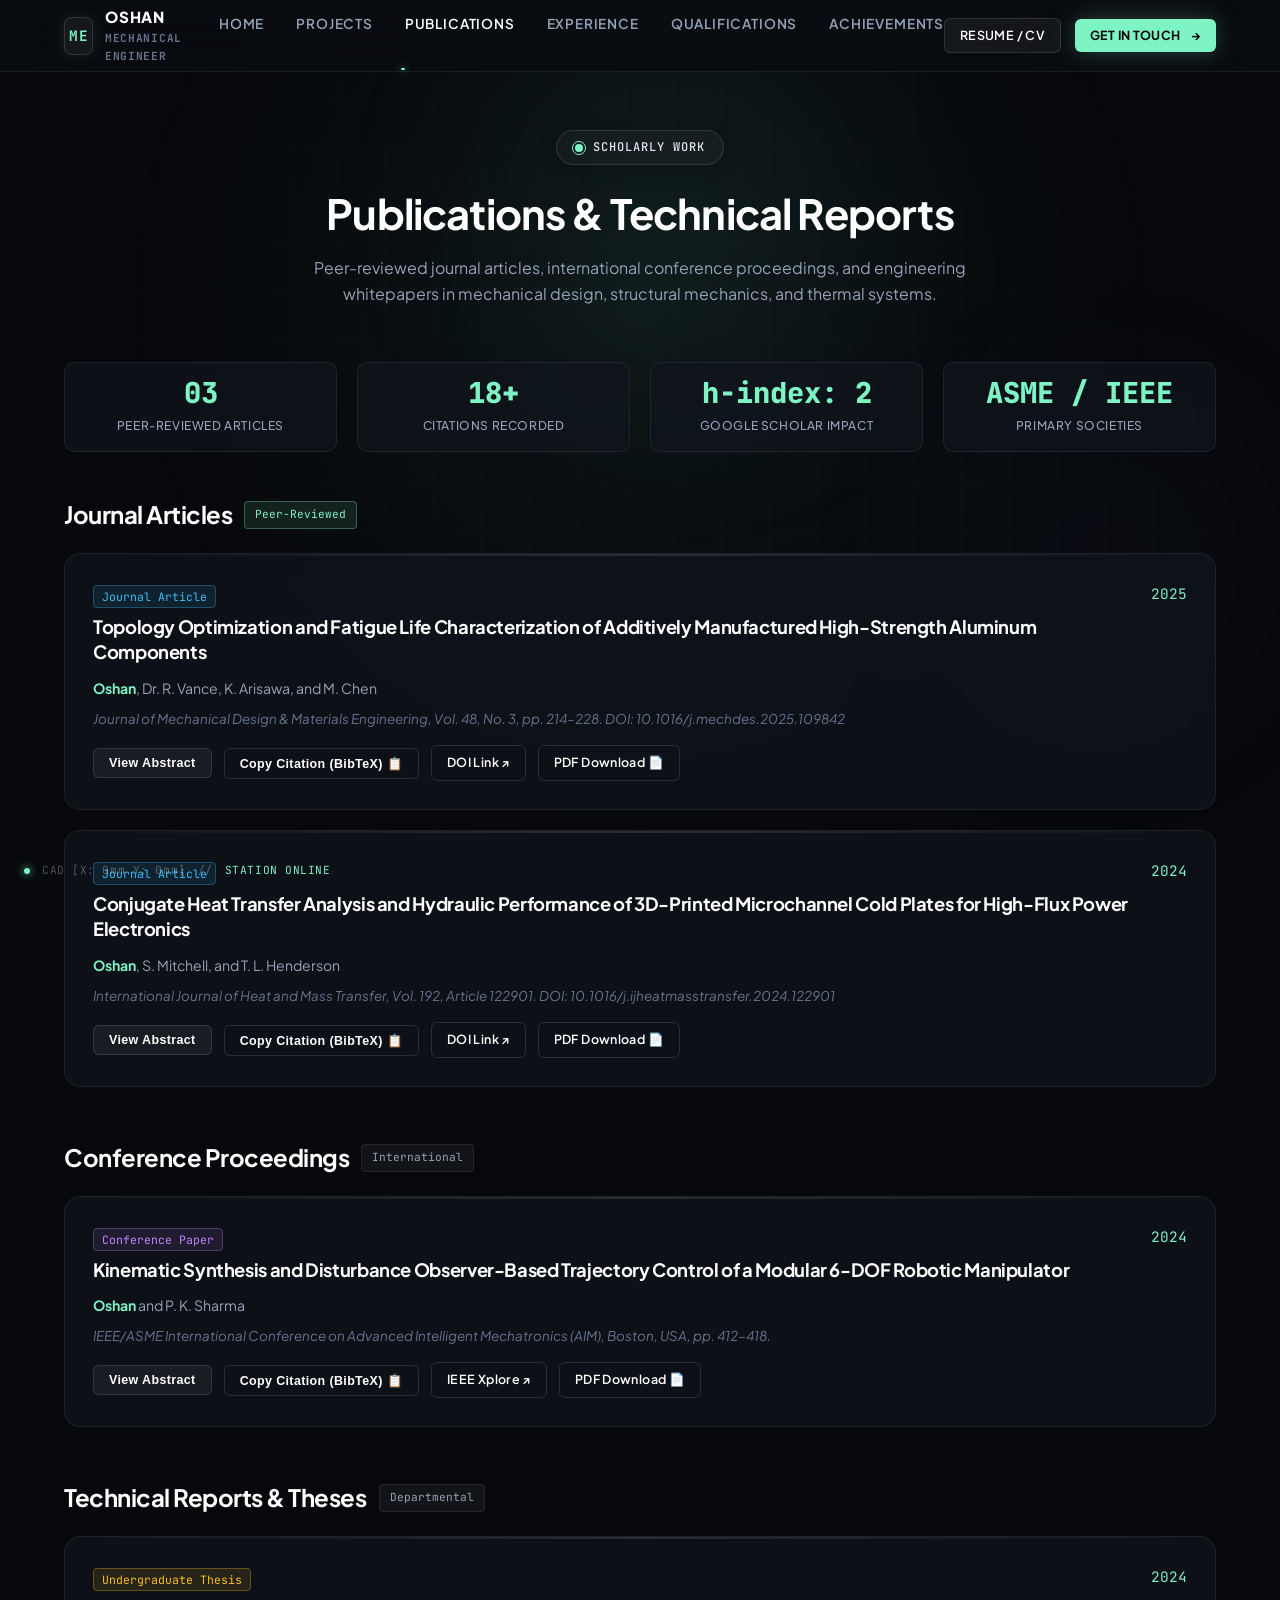
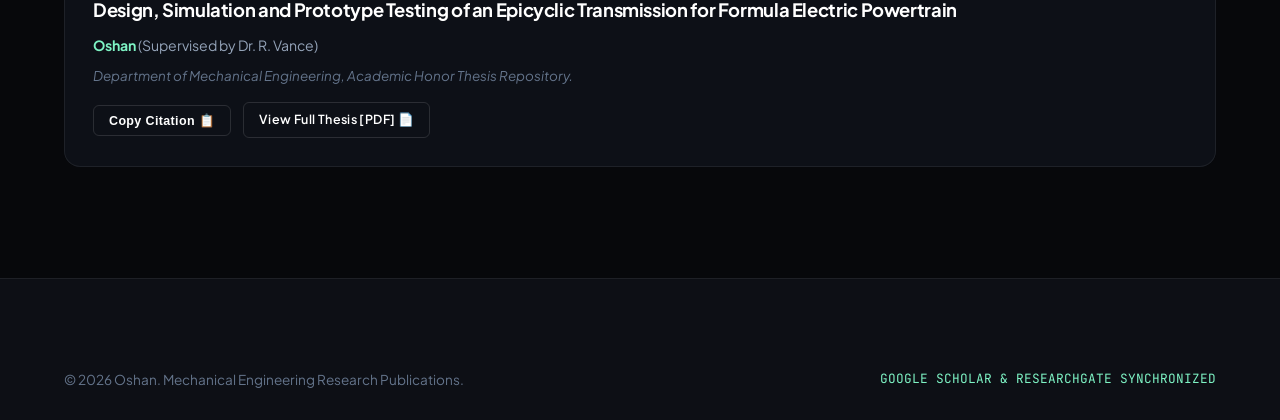
<file: publications.html>
﻿<!DOCTYPE html>
<html lang="en">
<head>
  <meta charset="UTF-8">
  <meta name="viewport" content="width=device-width, initial-scale=1.0">
  <title>Publications &amp; Research Papers | Mechanical Engineering</title>
  <link rel="stylesheet" href="css/style.css">
  <link rel="icon" href="data:image/svg+xml,<svg xmlns=%22http://www.w3.org/2000/svg%22 viewBox=%220 0 100 100%22><text y=%22.9em%22 font-size=%2290%22>⚙️</text></svg>">
</head>
<body>

  <!-- ==========================================================================
       TOP RIBBON NAVIGATION
       ========================================================================== -->
  <header class="navbar">
    <div class="container nav-container">
      
      <a href="about.html" class="nav-brand">
        <div class="nav-brand-badge">ME</div>
        <div class="nav-brand-text">
          <span class="nav-brand-title">OSHAN</span>
          <span class="nav-brand-sub">MECHANICAL ENGINEER</span>
        </div>
      </a>

      <nav>
        <ul class="nav-links">
          <li><a href="index.html" class="nav-link">Home</a></li>
          <li><a href="projects.html" class="nav-link">Projects</a></li>
          <li><a href="publications.html" class="nav-link active">Publications</a></li>
          <li><a href="experience.html" class="nav-link">Experience</a></li>
          <li><a href="qualifications.html" class="nav-link">Qualifications</a></li>
          <li><a href="achievements.html" class="nav-link">Achievements</a></li>
        </ul>
      </nav>

      <div class="nav-actions">
        <a href="#contactModal" class="btn btn-secondary btn-sm open-contact-btn">RESUME / CV</a>
        <a href="#contactModal" class="btn btn-primary btn-sm open-contact-btn">
          GET IN TOUCH <span class="btn-arrow">→</span>
        </a>
      </div>

      <button class="nav-toggle" aria-label="Toggle navigation menu">
        <span></span>
        <span></span>
        <span></span>
      </button>

    </div>
  </header>

  <!-- ==========================================================================
       PUBLICATIONS CONTENT
       ========================================================================== -->
  <main class="section" style="padding-top: 130px;">
    <div class="container">
      
      <div class="section-header">
        <div class="pill-badge"><span class="badge-dot"></span>SCHOLARLY WORK</div>
        <h1 class="section-title">Publications &amp; Technical Reports</h1>
        <p class="section-desc">
          Peer-reviewed journal articles, international conference proceedings, and engineering whitepapers in mechanical design, structural mechanics, and thermal systems.
        </p>
      </div>

      <!-- Quick Metrics -->
      <div class="stats-grid" style="margin-bottom: 48px;">
        <div class="stat-card" style="padding: 16px;">
          <div class="stat-number" style="font-size: 1.8rem;">03</div>
          <div class="stat-label" style="font-size: 0.75rem;">Peer-Reviewed Articles</div>
        </div>
        <div class="stat-card" style="padding: 16px;">
          <div class="stat-number" style="font-size: 1.8rem;">18+</div>
          <div class="stat-label" style="font-size: 0.75rem;">Citations Recorded</div>
        </div>
        <div class="stat-card" style="padding: 16px;">
          <div class="stat-number" style="font-size: 1.8rem;">h-index: 2</div>
          <div class="stat-label" style="font-size: 0.75rem;">Google Scholar Impact</div>
        </div>
        <div class="stat-card" style="padding: 16px;">
          <div class="stat-number" style="font-size: 1.8rem;">ASME / IEEE</div>
          <div class="stat-label" style="font-size: 0.75rem;">Primary Societies</div>
        </div>
      </div>

      <!-- SECTION 1: Journal Articles -->
      <div style="margin-bottom: 56px;">
        <div style="display: flex; align-items: center; gap: 12px; margin-bottom: 24px;">
          <h2 style="font-size: 1.5rem; color: #fff;">Journal Articles</h2>
          <span class="tag-chip accent">Peer-Reviewed</span>
        </div>

        <!-- Publication 1 -->
        <div class="card pub-card">
          <div class="pub-header">
            <div>
              <span class="pub-type">Journal Article</span>
              <h3 class="pub-title" style="margin-top: 6px;">
                Topology Optimization and Fatigue Life Characterization of Additively Manufactured High-Strength Aluminum Components
              </h3>
            </div>
            <span style="font-family: var(--font-mono); color: var(--accent-mint); font-size: 0.9rem;">2025</span>
          </div>

          <div class="pub-authors">
            <strong>Oshan</strong>, Dr. R. Vance, K. Arisawa, and M. Chen
          </div>

          <div class="pub-venue">
            Journal of Mechanical Design &amp; Materials Engineering, Vol. 48, No. 3, pp. 214–228. DOI: 10.1016/j.mechdes.2025.109842
          </div>

          <div class="pub-abstract" style="display: none;">
            <strong>Abstract:</strong> This research investigates density-based SIMP (Solid Isotropic Material with Penalization) topology optimization applied to selectively laser-melted (SLM) Al 7075-T6 alloy components. We model microstructural porosity variations, surface roughness fatigue knockdowns, and anisotropic stress responses under multiaxial cyclic tension-torsion. Experimental S-N curve validations demonstrated an 85% predictive accuracy with an empirical Goodman fatigue model.
          </div>

          <div class="pub-actions">
            <button class="btn btn-secondary btn-sm toggle-abstract-btn">View Abstract</button>
            <button class="btn btn-outline btn-sm copy-bibtex-btn" data-bibtex="@article{oshan2025topology,
  title={Topology Optimization and Fatigue Life Characterization of Additively Manufactured High-Strength Aluminum Components},
  author={Oshan and Vance, Richard and Arisawa, Ken and Chen, Marcus},
  journal={Journal of Mechanical Design and Materials Engineering},
  volume={48},
  number={3},
  pages={214--228},
  year={2025},
  publisher={Elsevier}
}">Copy Citation (BibTeX) 📋</button>
            <a href="https://doi.org" target="_blank" rel="noopener" class="btn btn-outline btn-sm">DOI Link ↗</a>
            <a href="downloads/sample-gearbox-report.pdf" target="_blank" download class="btn btn-outline btn-sm">PDF Download 📄</a>
          </div>
        </div>

        <!-- Publication 2 -->
        <div class="card pub-card">
          <div class="pub-header">
            <div>
              <span class="pub-type">Journal Article</span>
              <h3 class="pub-title" style="margin-top: 6px;">
                Conjugate Heat Transfer Analysis and Hydraulic Performance of 3D-Printed Microchannel Cold Plates for High-Flux Power Electronics
              </h3>
            </div>
            <span style="font-family: var(--font-mono); color: var(--accent-mint); font-size: 0.9rem;">2024</span>
          </div>

          <div class="pub-authors">
            <strong>Oshan</strong>, S. Mitchell, and T. L. Henderson
          </div>

          <div class="pub-venue">
            International Journal of Heat and Mass Transfer, Vol. 192, Article 122901. DOI: 10.1016/j.ijheatmasstransfer.2024.122901
          </div>

          <div class="pub-abstract" style="display: none;">
            <strong>Abstract:</strong> As power semiconductor power densities surpass 120 W/cm², conventional finned liquid heat sinks incur unsustainable thermal bottlenecks. Here, we present a bifurcated counter-flow microchannel design manufactured via direct metal laser sintering (DMLS). Three-dimensional Navier-Stokes CFD simulations coupled with conjugate solid conduction were benchmarked against closed-loop test bench calorimeters, displaying heat dissipation of up to 4.8 kW with hydraulic pressure drops &lt; 14 kPa.
          </div>

          <div class="pub-actions">
            <button class="btn btn-secondary btn-sm toggle-abstract-btn">View Abstract</button>
            <button class="btn btn-outline btn-sm copy-bibtex-btn" data-bibtex="@article{oshan2024heat,
  title={Conjugate Heat Transfer Analysis and Hydraulic Performance of 3D-Printed Microchannel Cold Plates for High-Flux Power Electronics},
  author={Oshan and Mitchell, Sarah and Henderson, T. L.},
  journal={International Journal of Heat and Mass Transfer},
  volume={192},
  pages={122901},
  year={2024}
}">Copy Citation (BibTeX) 📋</button>
            <a href="https://doi.org" target="_blank" rel="noopener" class="btn btn-outline btn-sm">DOI Link ↗</a>
            <a href="downloads/sample-gearbox-report.pdf" target="_blank" download class="btn btn-outline btn-sm">PDF Download 📄</a>
          </div>
        </div>

      </div>

      <!-- SECTION 2: Conference Proceedings -->
      <div style="margin-bottom: 56px;">
        <div style="display: flex; align-items: center; gap: 12px; margin-bottom: 24px;">
          <h2 style="font-size: 1.5rem; color: #fff;">Conference Proceedings</h2>
          <span class="tag-chip">International</span>
        </div>

        <!-- Conference 1 -->
        <div class="card pub-card">
          <div class="pub-header">
            <div>
              <span class="pub-type" style="background: rgba(192, 132, 252, 0.1); border-color: rgba(192, 132, 252, 0.3); color: var(--accent-purple);">Conference Paper</span>
              <h3 class="pub-title" style="margin-top: 6px;">
                Kinematic Synthesis and Disturbance Observer-Based Trajectory Control of a Modular 6-DOF Robotic Manipulator
              </h3>
            </div>
            <span style="font-family: var(--font-mono); color: var(--accent-mint); font-size: 0.9rem;">2024</span>
          </div>

          <div class="pub-authors">
            <strong>Oshan</strong> and P. K. Sharma
          </div>

          <div class="pub-venue">
            IEEE/ASME International Conference on Advanced Intelligent Mechatronics (AIM), Boston, USA, pp. 412–418.
          </div>

          <div class="pub-abstract" style="display: none;">
            <strong>Abstract:</strong> This paper develops a geometric Denavit-Hartenberg (D-H) kinematic framework coupled with a non-linear disturbance observer (NDOB) to suppress joint compliance effects in low-cost planetary gear driven manipulator arms. Experimental results exhibit a 42% reduction in end-effector trajectory tracking error during rapid acceleration maneuvers.
          </div>

          <div class="pub-actions">
            <button class="btn btn-secondary btn-sm toggle-abstract-btn">View Abstract</button>
            <button class="btn btn-outline btn-sm copy-bibtex-btn" data-bibtex="@inproceedings{oshan2024kinematics,
  title={Kinematic Synthesis and Disturbance Observer-Based Trajectory Control of a Modular 6-DOF Robotic Manipulator},
  author={Oshan and Sharma, P. K.},
  booktitle={IEEE/ASME International Conference on Advanced Intelligent Mechatronics (AIM)},
  pages={412--418},
  year={2024}
}">Copy Citation (BibTeX) 📋</button>
            <a href="https://ieeexplore.ieee.org" target="_blank" rel="noopener" class="btn btn-outline btn-sm">IEEE Xplore ↗</a>
            <a href="downloads/sample-gearbox-report.pdf" target="_blank" download class="btn btn-outline btn-sm">PDF Download 📄</a>
          </div>
        </div>

      </div>

      <!-- SECTION 3: Technical Reports / Theses -->
      <div>
        <div style="display: flex; align-items: center; gap: 12px; margin-bottom: 24px;">
          <h2 style="font-size: 1.5rem; color: #fff;">Technical Reports &amp; Theses</h2>
          <span class="tag-chip">Departmental</span>
        </div>

        <div class="card pub-card">
          <div class="pub-header">
            <div>
              <span class="pub-type" style="background: rgba(251, 191, 36, 0.1); border-color: rgba(251, 191, 36, 0.3); color: var(--accent-amber);">Undergraduate Thesis</span>
              <h3 class="pub-title" style="margin-top: 6px;">
                Design, Simulation and Prototype Testing of an Epicyclic Transmission for Formula Electric Powertrain
              </h3>
            </div>
            <span style="font-family: var(--font-mono); color: var(--accent-mint); font-size: 0.9rem;">2024</span>
          </div>

          <div class="pub-authors">
            <strong>Oshan</strong> (Supervised by Dr. R. Vance)
          </div>

          <div class="pub-venue">
            Department of Mechanical Engineering, Academic Honor Thesis Repository.
          </div>

          <div class="pub-actions">
            <button class="btn btn-outline btn-sm copy-bibtex-btn" data-bibtex="@thesis{oshan2024epicyclic,
  title={Design, Simulation and Prototype Testing of an Epicyclic Transmission for Formula Electric Powertrain},
  author={Oshan},
  school={Department of Mechanical Engineering},
  year={2024}
}">Copy Citation 📋</button>
            <a href="downloads/sample-gearbox-report.pdf" target="_blank" download class="btn btn-outline btn-sm">View Full Thesis [PDF] 📄</a>
          </div>
        </div>

      </div>

    </div>
  </main>

  <!-- Contact Modal -->
  <div class="modal-overlay" id="contactModal">
    <div class="modal-content">
      <button class="modal-close" aria-label="Close modal">&times;</button>
      <div class="pill-badge"><span class="badge-dot"></span>GET IN TOUCH</div>
      <h2 style="font-size: 1.8rem; margin-bottom: 8px; color: #fff;">Let's Connect</h2>
      <p style="color: var(--text-secondary); margin-bottom: 24px; font-size: 0.95rem;">
        Inquire about research paper reprints, datasets, or academic collaboration.
      </p>
      <form id="contactForm" style="display: flex; flex-direction: column; gap: 16px;">
        <input type="text" required placeholder="Your Name" style="width: 100%; padding: 12px 16px; background: rgba(255,255,255,0.04); border: 1px solid var(--border-medium); border-radius: 6px; color: #fff; font-family: inherit;">
        <input type="email" required placeholder="Your Email Address" style="width: 100%; padding: 12px 16px; background: rgba(255,255,255,0.04); border: 1px solid var(--border-medium); border-radius: 6px; color: #fff; font-family: inherit;">
        <textarea rows="4" required placeholder="Inquiry details..." style="width: 100%; padding: 12px 16px; background: rgba(255,255,255,0.04); border: 1px solid var(--border-medium); border-radius: 6px; color: #fff; font-family: inherit; resize: vertical;"></textarea>
        <div style="display: flex; justify-content: space-between; align-items: center; margin-top: 10px;">
          <button type="button" class="btn btn-outline copy-email-btn" data-email="oshan.engineering@gmail.com">Copy Email 📋</button>
          <button type="submit" class="btn btn-primary">SEND MESSAGE →</button>
        </div>
      </form>
    </div>
  </div>

  <!-- Footer -->
  <footer class="footer">
    <div class="container">
      <div class="footer-bottom">
        <div>&copy; 2026 Oshan. Mechanical Engineering Research Publications.</div>
        <div style="font-family: var(--font-mono); font-size: 0.8rem; color: var(--accent-mint);">GOOGLE SCHOLAR &amp; RESEARCHGATE SYNCHRONIZED</div>
      </div>
    </div>
  </footer>

  <script src="js/main.js"></script>
</body>
</html>
</file>
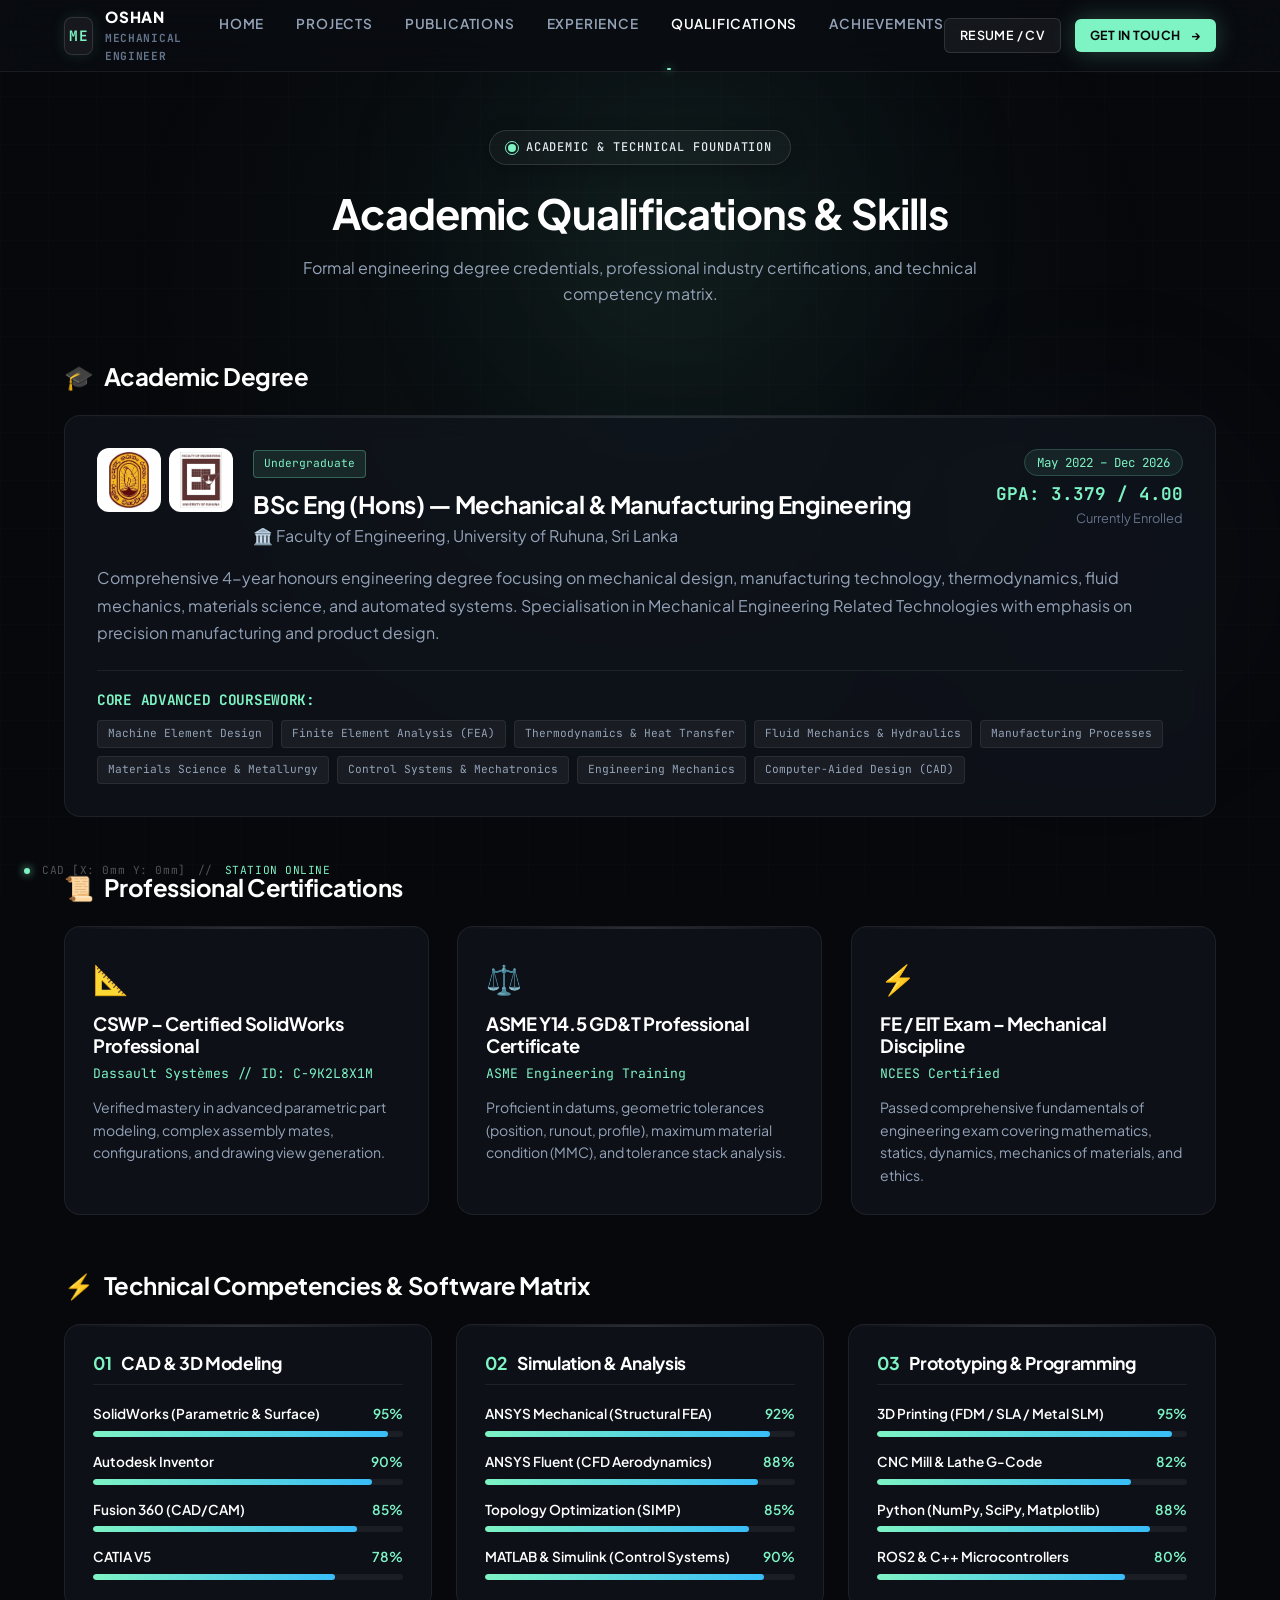
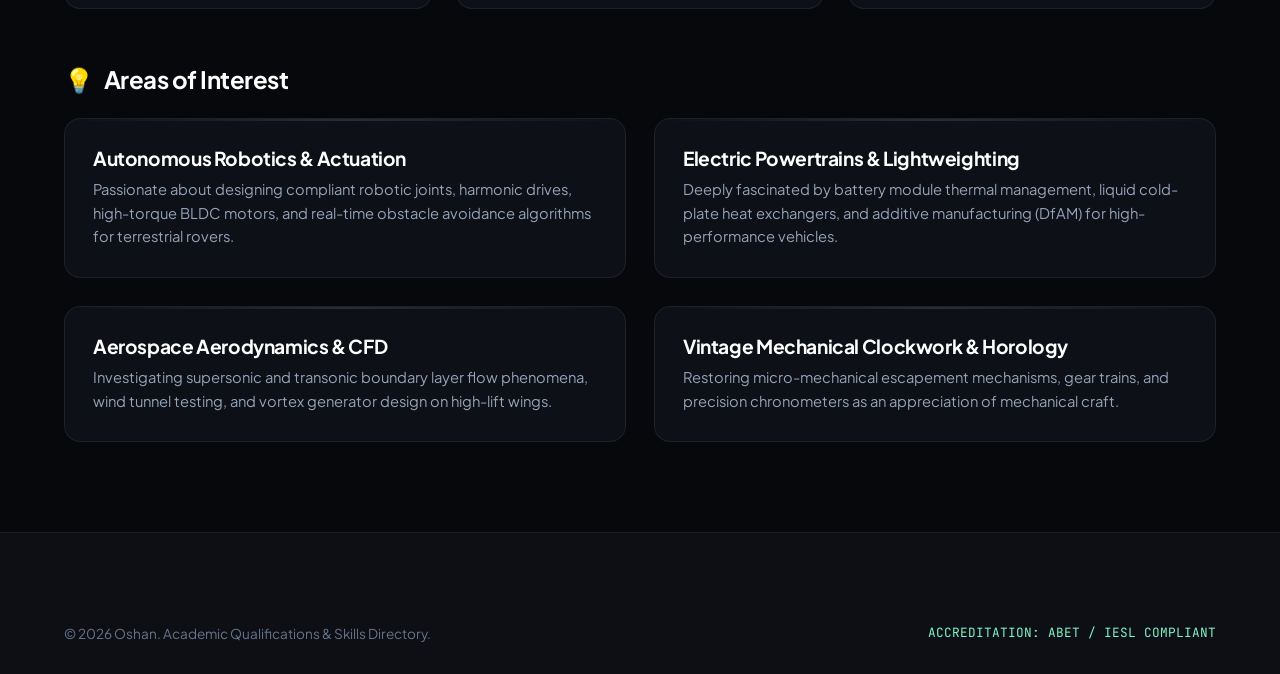
<file: qualifications.html>
<!DOCTYPE html>
<html lang="en">
<head>
  <meta charset="UTF-8">
  <meta name="viewport" content="width=device-width, initial-scale=1.0">
  <title>Qualifications &amp; Skills | Mechanical Engineer Portfolio</title>
  <link rel="stylesheet" href="css/style.css">
  <link rel="icon" href="data:image/svg+xml,<svg xmlns=%22http://www.w3.org/2000/svg%22 viewBox=%220 0 100 100%22><text y=%22.9em%22 font-size=%2290%22>⚙️</text></svg>">
</head>
<body>

  <!-- ==========================================================================
       TOP RIBBON NAVIGATION
       ========================================================================== -->
  <header class="navbar">
    <div class="container nav-container">
      
      <a href="about.html" class="nav-brand">
        <div class="nav-brand-badge">ME</div>
        <div class="nav-brand-text">
          <span class="nav-brand-title">OSHAN</span>
          <span class="nav-brand-sub">MECHANICAL ENGINEER</span>
        </div>
      </a>

      <nav>
        <ul class="nav-links">
          <li><a href="index.html" class="nav-link">Home</a></li>
          <li><a href="projects.html" class="nav-link">Projects</a></li>
          <li><a href="publications.html" class="nav-link">Publications</a></li>
          <li><a href="experience.html" class="nav-link">Experience</a></li>
          <li><a href="qualifications.html" class="nav-link active">Qualifications</a></li>
          <li><a href="achievements.html" class="nav-link">Achievements</a></li>
        </ul>
      </nav>

      <div class="nav-actions">
        <a href="#contactModal" class="btn btn-secondary btn-sm open-contact-btn">RESUME / CV</a>
        <a href="#contactModal" class="btn btn-primary btn-sm open-contact-btn">
          GET IN TOUCH <span class="btn-arrow">→</span>
        </a>
      </div>

      <button class="nav-toggle" aria-label="Toggle navigation menu">
        <span></span>
        <span></span>
        <span></span>
      </button>

    </div>
  </header>

  <!-- ==========================================================================
       QUALIFICATIONS & SKILLS CONTENT
       ========================================================================== -->
  <main class="section" style="padding-top: 130px;">
    <div class="container">
      
      <div class="section-header">
        <div class="pill-badge"><span class="badge-dot"></span>ACADEMIC &amp; TECHNICAL FOUNDATION</div>
        <h1 class="section-title">Academic Qualifications &amp; Skills</h1>
        <p class="section-desc">
          Formal engineering degree credentials, professional industry certifications, and technical competency matrix.
        </p>
      </div>

      <!-- ACADEMIC DEGREES SECTION -->
      <div style="margin-bottom: 56px;">
        <h2 style="font-size: 1.5rem; color: #fff; margin-bottom: 24px; display: flex; align-items: center; gap: 10px;">
          <span>🎓</span> Academic Degree
        </h2>

        <div class="card" style="padding: 32px;">
          <div style="display: flex; justify-content: space-between; align-items: flex-start; gap: 20px; flex-wrap: wrap; margin-bottom: 16px;">
            <div style="display: flex; align-items: flex-start; gap: 20px;">
              <!-- University of Ruhuna Crest -->
              <div style="display: flex; gap: 8px; flex-shrink: 0;">
                <div style="width: 64px; height: 64px; border-radius: 12px; background: #fff; display: flex; align-items: center; justify-content: center; overflow: hidden; padding: 4px;">
                  <img src="images/logo-uor.png" alt="University of Ruhuna" style="width: 100%; height: 100%; object-fit: contain;">
                </div>
                <div style="width: 64px; height: 64px; border-radius: 12px; background: #fff; display: flex; align-items: center; justify-content: center; overflow: hidden; padding: 4px;">
                  <img src="images/logo-foe-uor.png" alt="Faculty of Engineering, University of Ruhuna" style="width: 100%; height: 100%; object-fit: contain;">
                </div>
              </div>
              <div>
                <span class="tag-chip accent" style="margin-bottom: 8px;">Undergraduate</span>
                <h3 style="font-size: 1.5rem; color: #fff; margin-top: 4px;">
                  BSc Eng (Hons) — Mechanical &amp; Manufacturing Engineering
                </h3>
                <div style="font-size: 1rem; color: var(--text-secondary); margin-top: 4px;">
                  🏛️ Faculty of Engineering, University of Ruhuna, Sri Lanka
                </div>
              </div>
            </div>
            <div style="text-align: right;">
              <span class="timeline-period">May 2022 – Dec 2026</span>
              <div style="font-family: var(--font-mono); font-size: 1.1rem; color: var(--accent-mint); font-weight: 700; margin-top: 6px;">
                GPA: 3.379 / 4.00
              </div>
              <div style="font-size: 0.8rem; color: var(--text-muted);">Currently Enrolled</div>
            </div>
          </div>

          <p style="color: var(--text-secondary); line-height: 1.7; margin-bottom: 24px;">
            Comprehensive 4-year honours engineering degree focusing on mechanical design, manufacturing technology, thermodynamics, fluid mechanics, materials science, and automated systems. Specialisation in Mechanical Engineering Related Technologies with emphasis on precision manufacturing and product design.
          </p>

          <!-- Core Coursework -->
          <div style="border-top: 1px solid var(--border-subtle); padding-top: 20px;">
            <h4 style="font-size: 0.9rem; font-family: var(--font-mono); color: var(--accent-mint); text-transform: uppercase; margin-bottom: 12px;">
              Core Advanced Coursework:
            </h4>
            <div style="display: flex; flex-wrap: wrap; gap: 8px;">
              <span class="tag-chip">Machine Element Design</span>
              <span class="tag-chip">Finite Element Analysis (FEA)</span>
              <span class="tag-chip">Thermodynamics &amp; Heat Transfer</span>
              <span class="tag-chip">Fluid Mechanics &amp; Hydraulics</span>
              <span class="tag-chip">Manufacturing Processes</span>
              <span class="tag-chip">Materials Science &amp; Metallurgy</span>
              <span class="tag-chip">Control Systems &amp; Mechatronics</span>
              <span class="tag-chip">Engineering Mechanics</span>
              <span class="tag-chip">Computer-Aided Design (CAD)</span>
            </div>
          </div>
        </div>
      </div>

      <!-- PROFESSIONAL CERTIFICATIONS -->
      <div style="margin-bottom: 56px;">
        <h2 style="font-size: 1.5rem; color: #fff; margin-bottom: 24px; display: flex; align-items: center; gap: 10px;">
          <span>📜</span> Professional Certifications
        </h2>

        <div class="grid-3">
          
          <div class="card">
            <div style="font-size: 1.8rem; margin-bottom: 12px;">📐</div>
            <h3 style="font-size: 1.15rem; margin-bottom: 6px;">CSWP – Certified SolidWorks Professional</h3>
            <div style="font-size: 0.82rem; color: var(--accent-mint); font-family: var(--font-mono); margin-bottom: 12px;">
              Dassault Systèmes // ID: C-9K2L8X1M
            </div>
            <p style="font-size: 0.88rem; color: var(--text-secondary); line-height: 1.6;">
              Verified mastery in advanced parametric part modeling, complex assembly mates, configurations, and drawing view generation.
            </p>
          </div>

          <div class="card">
            <div style="font-size: 1.8rem; margin-bottom: 12px;">⚖️</div>
            <h3 style="font-size: 1.15rem; margin-bottom: 6px;">ASME Y14.5 GD&amp;T Professional Certificate</h3>
            <div style="font-size: 0.82rem; color: var(--accent-mint); font-family: var(--font-mono); margin-bottom: 12px;">
              ASME Engineering Training
            </div>
            <p style="font-size: 0.88rem; color: var(--text-secondary); line-height: 1.6;">
              Proficient in datums, geometric tolerances (position, runout, profile), maximum material condition (MMC), and tolerance stack analysis.
            </p>
          </div>

          <div class="card">
            <div style="font-size: 1.8rem; margin-bottom: 12px;">⚡</div>
            <h3 style="font-size: 1.15rem; margin-bottom: 6px;">FE / EIT Exam – Mechanical Discipline</h3>
            <div style="font-size: 0.82rem; color: var(--accent-mint); font-family: var(--font-mono); margin-bottom: 12px;">
              NCEES Certified
            </div>
            <p style="font-size: 0.88rem; color: var(--text-secondary); line-height: 1.6;">
              Passed comprehensive fundamentals of engineering exam covering mathematics, statics, dynamics, mechanics of materials, and ethics.
            </p>
          </div>

        </div>
      </div>

      <!-- TECHNICAL SKILLS MATRIX -->
      <div style="margin-bottom: 56px;">
        <h2 style="font-size: 1.5rem; color: #fff; margin-bottom: 24px; display: flex; align-items: center; gap: 10px;">
          <span>⚡</span> Technical Competencies &amp; Software Matrix
        </h2>

        <div class="skills-grid">
          
          <!-- Skill Category 1: CAD -->
          <div class="card">
            <h3 class="skill-category-title">
              <span style="color: var(--accent-mint);">01</span> CAD &amp; 3D Modeling
            </h3>
            <div class="skill-items">
              
              <div>
                <div class="skill-item-header">
                  <span>SolidWorks (Parametric &amp; Surface)</span>
                  <span style="color: var(--accent-mint);">95%</span>
                </div>
                <div class="skill-bar-bg"><div class="skill-bar-fill" style="width: 95%;"></div></div>
              </div>

              <div>
                <div class="skill-item-header">
                  <span>Autodesk Inventor</span>
                  <span style="color: var(--accent-mint);">90%</span>
                </div>
                <div class="skill-bar-bg"><div class="skill-bar-fill" style="width: 90%;"></div></div>
              </div>

              <div>
                <div class="skill-item-header">
                  <span>Fusion 360 (CAD/CAM)</span>
                  <span style="color: var(--accent-mint);">85%</span>
                </div>
                <div class="skill-bar-bg"><div class="skill-bar-fill" style="width: 85%;"></div></div>
              </div>

              <div>
                <div class="skill-item-header">
                  <span>CATIA V5</span>
                  <span style="color: var(--accent-mint);">78%</span>
                </div>
                <div class="skill-bar-bg"><div class="skill-bar-fill" style="width: 78%;"></div></div>
              </div>

            </div>
          </div>

          <!-- Skill Category 2: Simulation -->
          <div class="card">
            <h3 class="skill-category-title">
              <span style="color: var(--accent-mint);">02</span> Simulation &amp; Analysis
            </h3>
            <div class="skill-items">
              
              <div>
                <div class="skill-item-header">
                  <span>ANSYS Mechanical (Structural FEA)</span>
                  <span style="color: var(--accent-mint);">92%</span>
                </div>
                <div class="skill-bar-bg"><div class="skill-bar-fill" style="width: 92%;"></div></div>
              </div>

              <div>
                <div class="skill-item-header">
                  <span>ANSYS Fluent (CFD Aerodynamics)</span>
                  <span style="color: var(--accent-mint);">88%</span>
                </div>
                <div class="skill-bar-bg"><div class="skill-bar-fill" style="width: 88%;"></div></div>
              </div>

              <div>
                <div class="skill-item-header">
                  <span>Topology Optimization (SIMP)</span>
                  <span style="color: var(--accent-mint);">85%</span>
                </div>
                <div class="skill-bar-bg"><div class="skill-bar-fill" style="width: 85%;"></div></div>
              </div>

              <div>
                <div class="skill-item-header">
                  <span>MATLAB &amp; Simulink (Control Systems)</span>
                  <span style="color: var(--accent-mint);">90%</span>
                </div>
                <div class="skill-bar-bg"><div class="skill-bar-fill" style="width: 90%;"></div></div>
              </div>

            </div>
          </div>

          <!-- Skill Category 3: Fabrication & Code -->
          <div class="card">
            <h3 class="skill-category-title">
              <span style="color: var(--accent-mint);">03</span> Prototyping &amp; Programming
            </h3>
            <div class="skill-items">
              
              <div>
                <div class="skill-item-header">
                  <span>3D Printing (FDM / SLA / Metal SLM)</span>
                  <span style="color: var(--accent-mint);">95%</span>
                </div>
                <div class="skill-bar-bg"><div class="skill-bar-fill" style="width: 95%;"></div></div>
              </div>

              <div>
                <div class="skill-item-header">
                  <span>CNC Mill &amp; Lathe G-Code</span>
                  <span style="color: var(--accent-mint);">82%</span>
                </div>
                <div class="skill-bar-bg"><div class="skill-bar-fill" style="width: 82%;"></div></div>
              </div>

              <div>
                <div class="skill-item-header">
                  <span>Python (NumPy, SciPy, Matplotlib)</span>
                  <span style="color: var(--accent-mint);">88%</span>
                </div>
                <div class="skill-bar-bg"><div class="skill-bar-fill" style="width: 88%;"></div></div>
              </div>

              <div>
                <div class="skill-item-header">
                  <span>ROS2 &amp; C++ Microcontrollers</span>
                  <span style="color: var(--accent-mint);">80%</span>
                </div>
                <div class="skill-bar-bg"><div class="skill-bar-fill" style="width: 80%;"></div></div>
              </div>

            </div>
          </div>

        </div>
      </div>

      <!-- PERSONAL INTERESTS & ENGINEERING PASSIONS -->
      <div>
        <h2 style="font-size: 1.5rem; color: #fff; margin-bottom: 24px; display: flex; align-items: center; gap: 10px;">
          <span>💡</span> Areas of Interest
        </h2>

        <div class="grid-2">
          
          <div class="card">
            <h3 style="font-size: 1.2rem; color: #fff; margin-bottom: 8px;">Autonomous Robotics &amp; Actuation</h3>
            <p style="font-size: 0.92rem; color: var(--text-secondary); line-height: 1.6;">
              Passionate about designing compliant robotic joints, harmonic drives, high-torque BLDC motors, and real-time obstacle avoidance algorithms for terrestrial rovers.
            </p>
          </div>

          <div class="card">
            <h3 style="font-size: 1.2rem; color: #fff; margin-bottom: 8px;">Electric Powertrains &amp; Lightweighting</h3>
            <p style="font-size: 0.92rem; color: var(--text-secondary); line-height: 1.6;">
              Deeply fascinated by battery module thermal management, liquid cold-plate heat exchangers, and additive manufacturing (DfAM) for high-performance vehicles.
            </p>
          </div>

          <div class="card">
            <h3 style="font-size: 1.2rem; color: #fff; margin-bottom: 8px;">Aerospace Aerodynamics &amp; CFD</h3>
            <p style="font-size: 0.92rem; color: var(--text-secondary); line-height: 1.6;">
              Investigating supersonic and transonic boundary layer flow phenomena, wind tunnel testing, and vortex generator design on high-lift wings.
            </p>
          </div>

          <div class="card">
            <h3 style="font-size: 1.2rem; color: #fff; margin-bottom: 8px;">Vintage Mechanical Clockwork &amp; Horology</h3>
            <p style="font-size: 0.92rem; color: var(--text-secondary); line-height: 1.6;">
              Restoring micro-mechanical escapement mechanisms, gear trains, and precision chronometers as an appreciation of mechanical craft.
            </p>
          </div>

        </div>
      </div>

    </div>
  </main>

  <!-- Contact Modal -->
  <div class="modal-overlay" id="contactModal">
    <div class="modal-content">
      <button class="modal-close" aria-label="Close modal">&times;</button>
      <div class="pill-badge"><span class="badge-dot"></span>VERIFY CREDENTIALS</div>
      <h2 style="font-size: 1.8rem; margin-bottom: 8px; color: #fff;">Get In Touch</h2>
      <p style="color: var(--text-secondary); margin-bottom: 24px; font-size: 0.95rem;">
        Request official transcripts, certification ID verification, or discuss engineering opportunities.
      </p>
      <form id="contactForm" style="display: flex; flex-direction: column; gap: 16px;">
        <input type="text" required placeholder="Your Name" style="width: 100%; padding: 12px 16px; background: rgba(255,255,255,0.04); border: 1px solid var(--border-medium); border-radius: 6px; color: #fff; font-family: inherit;">
        <input type="email" required placeholder="Your Email Address" style="width: 100%; padding: 12px 16px; background: rgba(255,255,255,0.04); border: 1px solid var(--border-medium); border-radius: 6px; color: #fff; font-family: inherit;">
        <textarea rows="4" required placeholder="Details of your request..." style="width: 100%; padding: 12px 16px; background: rgba(255,255,255,0.04); border: 1px solid var(--border-medium); border-radius: 6px; color: #fff; font-family: inherit; resize: vertical;"></textarea>
        <div style="display: flex; justify-content: space-between; align-items: center; margin-top: 10px;">
          <button type="button" class="btn btn-outline copy-email-btn" data-email="oshan.engineering@gmail.com">Copy Email 📋</button>
          <button type="submit" class="btn btn-primary">SEND MESSAGE →</button>
        </div>
      </form>
    </div>
  </div>

  <!-- Footer -->
  <footer class="footer">
    <div class="container">
      <div class="footer-bottom">
        <div>&copy; 2026 Oshan. Academic Qualifications &amp; Skills Directory.</div>
        <div style="font-family: var(--font-mono); font-size: 0.8rem; color: var(--accent-mint);">ACCREDITATION: ABET / IESL COMPLIANT</div>
      </div>
    </div>
  </footer>

  <script src="js/main.js"></script>
</body>
</html>
</file>
<file: css/style.css>
/* ==========================================================================
   MODERN MECHANICAL ENGINEERING PORTFOLIO - DESIGN SYSTEM (VOXERA STYLE)
   Complete Motion Effects & Interactive Hardware Workstation Styling
   ========================================================================== */

@import url('https://fonts.googleapis.com/css2?family=Plus+Jakarta+Sans:wght@300;400;500;600;700;800&family=JetBrains+Mono:wght@400;500;600&display=swap');

:root {
  /* Color Palette */
  --bg-primary: #07080b;
  --bg-secondary: #0d0f15;
  --bg-surface: #12151e;
  --bg-card: rgba(18, 22, 32, 0.65);
  --bg-card-hover: rgba(28, 34, 48, 0.85);
  --bg-glass: rgba(10, 12, 18, 0.75);
  
  --border-subtle: rgba(255, 255, 255, 0.07);
  --border-medium: rgba(255, 255, 255, 0.12);
  --border-accent: rgba(126, 243, 196, 0.3);

  /* Reference UI Mint Accent */
  --accent-mint: #7ef3c4;
  --accent-mint-hover: #5eead4;
  --accent-mint-glow: rgba(126, 243, 196, 0.25);
  --accent-mint-dark: #0b2e22;

  /* Typography Colors */
  --text-primary: #ffffff;
  --text-secondary: #94a3b8;
  --text-muted: #64748b;
  --text-light: #f8fafc;

  /* Engineering Tech Highlights */
  --accent-blue: #38bdf8;
  --accent-amber: #fbbf24;
  --accent-purple: #c084fc;

  /* Fonts */
  --font-sans: 'Plus Jakarta Sans', -apple-system, BlinkMacSystemFont, sans-serif;
  --font-mono: 'JetBrains Mono', monospace;

  /* Layout & Spacing */
  --header-height: 72px;
  --max-width: 1200px;
  --transition-fast: 0.2s cubic-bezier(0.16, 1, 0.3, 1);
  --transition-smooth: 0.35s cubic-bezier(0.16, 1, 0.3, 1);
  --transition-bounce: 0.5s cubic-bezier(0.34, 1.56, 0.64, 1);
  --radius-sm: 6px;
  --radius-md: 10px;
  --radius-lg: 16px;
  --radius-full: 9999px;

  /* Dynamic Mouse Tracking Defaults */
  --mouse-x: 50vw;
  --mouse-y: 35vh;
}

/* Reset & Base Setup */
*, *::before, *::after {
  box-sizing: border-box;
  margin: 0;
  padding: 0;
}

html {
  scroll-behavior: smooth;
  color-scheme: dark;
}

body {
  background-color: var(--bg-primary);
  color: var(--text-primary);
  font-family: var(--font-sans);
  line-height: 1.6;
  overflow-x: hidden;
  position: relative;
  min-height: 100vh;
  display: flex;
  flex-direction: column;
  -webkit-font-smoothing: antialiased;
}

/* ==========================================================================
   AMBIENT MOTION BACKGROUND & LIGHTING
   ========================================================================== */
/* Dynamic Interactive Mouse Spotlight Layer */
.mouse-spotlight {
  position: fixed;
  top: 0;
  left: 0;
  width: 100vw;
  height: 100vh;
  pointer-events: none;
  z-index: 0;
  background: radial-gradient(750px circle at var(--mouse-x) var(--mouse-y), rgba(126, 243, 196, 0.055), transparent 70%);
  transition: opacity 0.3s ease;
}

/* Floating Ambient Glow Orbs */
.ambient-orb {
  position: fixed;
  border-radius: 50%;
  pointer-events: none;
  filter: blur(100px);
  z-index: 0;
  opacity: 0.45;
  animation: orbDrift 20s infinite alternate cubic-bezier(0.45, 0, 0.55, 1);
}

.ambient-orb-1 {
  top: -10%;
  left: 30%;
  width: 600px;
  height: 600px;
  background: radial-gradient(circle, rgba(126, 243, 196, 0.15) 0%, rgba(56, 189, 248, 0.05) 50%, transparent 70%);
}

.ambient-orb-2 {
  bottom: 10%;
  right: -5%;
  width: 500px;
  height: 500px;
  background: radial-gradient(circle, rgba(56, 189, 248, 0.12) 0%, rgba(192, 132, 252, 0.04) 50%, transparent 70%);
  animation-duration: 25s;
  animation-delay: -5s;
}

@keyframes orbDrift {
  0% { transform: translate(0, 0) scale(1); }
  50% { transform: translate(60px, 40px) scale(1.08); }
  100% { transform: translate(-40px, 80px) scale(0.95); }
}

/* Precision CAD Engineering Grid Pattern */
body::after {
  content: '';
  position: fixed;
  inset: 0;
  background: 
    linear-gradient(rgba(255, 255, 255, 0.02) 1px, transparent 1px),
    linear-gradient(90deg, rgba(255, 255, 255, 0.02) 1px, transparent 1px);
  background-size: 48px 48px;
  pointer-events: none;
  z-index: 0;
  opacity: 0.7;
}

/* Container */
.container {
  width: 100%;
  max-width: var(--max-width);
  margin: 0 auto;
  padding: 0 24px;
  position: relative;
  z-index: 1;
}

/* Typography Helpers */
h1, h2, h3, h4, h5, h6 {
  color: var(--text-primary);
  font-weight: 700;
  line-height: 1.2;
  letter-spacing: -0.02em;
}

p {
  color: var(--text-secondary);
}

a {
  color: inherit;
  text-decoration: none;
  transition: var(--transition-fast);
}

/* ==========================================================================
   TOP RIBBON NAVIGATION (STICKY FROSTED GLASS BAR)
   ========================================================================== */
.navbar {
  position: fixed;
  top: 0;
  left: 0;
  width: 100%;
  height: var(--header-height);
  background: var(--bg-glass);
  backdrop-filter: blur(20px);
  -webkit-backdrop-filter: blur(20px);
  border-bottom: 1px solid var(--border-subtle);
  z-index: 1000;
  display: flex;
  align-items: center;
  transition: var(--transition-smooth);
}

.navbar.scrolled {
  background: rgba(7, 8, 11, 0.94);
  border-bottom-color: var(--border-medium);
  box-shadow: 0 12px 35px rgba(0, 0, 0, 0.6);
}

.nav-container {
  display: flex;
  align-items: center;
  justify-content: space-between;
  width: 100%;
}

/* Brand Logo Monogram */
.nav-brand {
  display: flex;
  align-items: center;
  gap: 12px;
  font-size: 1.05rem;
  font-weight: 700;
  letter-spacing: 0.02em;
}

.nav-brand-badge {
  display: flex;
  align-items: center;
  justify-content: center;
  width: 38px;
  height: 38px;
  background: rgba(255, 255, 255, 0.06);
  border: 1px solid var(--border-medium);
  border-radius: 8px;
  font-family: var(--font-mono);
  font-weight: 700;
  font-size: 0.9rem;
  color: var(--accent-mint);
  box-shadow: 0 0 15px rgba(126, 243, 196, 0.12);
  transition: transform 0.3s cubic-bezier(0.34, 1.56, 0.64, 1), box-shadow 0.3s ease;
}

.nav-brand:hover .nav-brand-badge {
  transform: rotate(-8deg) scale(1.08);
  box-shadow: 0 0 22px rgba(126, 243, 196, 0.35);
}

.nav-brand-text {
  display: flex;
  flex-direction: column;
}

.nav-brand-title {
  font-size: 0.95rem;
  font-weight: 800;
  letter-spacing: 0.05em;
  text-transform: uppercase;
}

.nav-brand-sub {
  font-size: 0.7rem;
  color: var(--text-muted);
  font-family: var(--font-mono);
  letter-spacing: 0.06em;
}

/* Ribbon Nav Links */
.nav-links {
  display: flex;
  align-items: center;
  gap: 28px;
  list-style: none;
}

.nav-link {
  font-size: 0.85rem;
  font-weight: 600;
  color: var(--text-secondary);
  text-transform: uppercase;
  letter-spacing: 0.06em;
  padding: 8px 4px;
  position: relative;
  transition: color 0.2s ease;
}

.nav-link:hover {
  color: var(--text-primary);
}

.nav-link::after {
  content: '';
  position: absolute;
  bottom: -4px;
  left: 50%;
  width: 0;
  height: 2px;
  background: var(--accent-mint);
  border-radius: 2px;
  box-shadow: 0 0 8px var(--accent-mint);
  transition: width 0.3s cubic-bezier(0.16, 1, 0.3, 1), left 0.3s cubic-bezier(0.16, 1, 0.3, 1);
}

.nav-link:hover::after,
.nav-link.active::after {
  width: 100%;
  left: 0;
}

.nav-link.active {
  color: var(--text-primary);
}

/* Nav Right Actions */
.nav-actions {
  display: flex;
  align-items: center;
  gap: 14px;
}

/* Mobile Toggle Hamburger */
.nav-toggle {
  display: none;
  background: transparent;
  border: none;
  cursor: pointer;
  padding: 8px;
  color: var(--text-primary);
}

.nav-toggle span {
  display: block;
  width: 24px;
  height: 2px;
  background-color: var(--text-primary);
  margin: 5px 0;
  transition: var(--transition-fast);
}

/* ==========================================================================
   BUTTONS & BADGES (VOXERA AESTHETIC WITH MOTION SHEEN)
   ========================================================================== */
.btn {
  display: inline-flex;
  align-items: center;
  justify-content: center;
  gap: 10px;
  padding: 11px 22px;
  border-radius: var(--radius-sm);
  font-size: 0.85rem;
  font-weight: 600;
  letter-spacing: 0.03em;
  cursor: pointer;
  border: none;
  transition: all 0.25s cubic-bezier(0.16, 1, 0.3, 1);
  white-space: nowrap;
  position: relative;
  overflow: hidden;
  z-index: 1;
}

/* Reference Mint Green Primary Button */
.btn-primary {
  background-color: var(--accent-mint);
  color: #07080b;
  font-weight: 700;
  box-shadow: 0 0 25px var(--accent-mint-glow);
}

/* Dynamic Sheen Sweep on Mint Button */
.btn-primary::before {
  content: '';
  position: absolute;
  top: 0;
  left: -120%;
  width: 60%;
  height: 100%;
  background: linear-gradient(90deg, transparent, rgba(255, 255, 255, 0.4), transparent);
  transform: skewX(-20deg);
  transition: left 0.6s ease;
  z-index: -1;
}

.btn-primary:hover::before {
  left: 150%;
}

.btn-primary:hover {
  background-color: var(--accent-mint-hover);
  transform: translateY(-2px);
  box-shadow: 0 6px 30px rgba(126, 243, 196, 0.45);
}

.btn-primary:active {
  transform: translateY(0);
}

/* Secondary Frosted Glass Button */
.btn-secondary {
  background: rgba(255, 255, 255, 0.05);
  color: var(--text-primary);
  border: 1px solid var(--border-medium);
}

.btn-secondary:hover {
  background: rgba(255, 255, 255, 0.1);
  border-color: rgba(255, 255, 255, 0.3);
  transform: translateY(-2px);
  box-shadow: 0 8px 20px rgba(0, 0, 0, 0.3);
}

.btn-outline {
  background: transparent;
  color: var(--text-primary);
  border: 1px solid var(--border-medium);
}

.btn-outline:hover {
  border-color: var(--accent-mint);
  color: var(--accent-mint);
  background: rgba(126, 243, 196, 0.06);
  transform: translateY(-2px);
}

.btn-sm {
  padding: 7px 15px;
  font-size: 0.78rem;
}

.btn-arrow {
  display: inline-block;
  transition: transform 0.25s cubic-bezier(0.34, 1.56, 0.64, 1);
}

.btn:hover .btn-arrow {
  transform: translateX(5px);
}

/* Status Pill Badge with Radar Pulsing Ring */
.pill-badge {
  display: inline-flex;
  align-items: center;
  gap: 10px;
  padding: 7px 18px;
  border-radius: var(--radius-full);
  background: rgba(255, 255, 255, 0.03);
  border: 1px solid rgba(255, 255, 255, 0.12);
  font-family: var(--font-mono);
  font-size: 0.75rem;
  font-weight: 500;
  color: #e2e8f0;
  letter-spacing: 0.08em;
  text-transform: uppercase;
  margin-bottom: 24px;
  box-shadow: 0 4px 18px rgba(0, 0, 0, 0.25);
  position: relative;
  overflow: hidden;
}

/* Radar Dot Animation */
.pill-badge .badge-dot {
  width: 8px;
  height: 8px;
  background-color: var(--accent-mint);
  border-radius: 50%;
  position: relative;
}

.pill-badge .badge-dot::after {
  content: '';
  position: absolute;
  inset: -3px;
  border-radius: 50%;
  border: 1.5px solid var(--accent-mint);
  animation: radarPing 2s cubic-bezier(0, 0, 0.2, 1) infinite;
}

@keyframes radarPing {
  0% {
    transform: scale(0.8);
    opacity: 1;
  }
  75%, 100% {
    transform: scale(2.4);
    opacity: 0;
  }
}

/* Tag Chips */
.tag-chip {
  display: inline-block;
  font-family: var(--font-mono);
  font-size: 0.7rem;
  padding: 4px 10px;
  border-radius: 4px;
  background: rgba(255, 255, 255, 0.05);
  border: 1px solid var(--border-subtle);
  color: var(--text-secondary);
  transition: all 0.2s ease;
}

.tag-chip:hover {
  background: rgba(255, 255, 255, 0.1);
  color: var(--text-primary);
  border-color: var(--border-medium);
}

.tag-chip.accent {
  background: rgba(126, 243, 196, 0.1);
  border-color: rgba(126, 243, 196, 0.3);
  color: var(--accent-mint);
}

/* ==========================================================================
   HERO SECTION & INTERACTIVE CANVAS
   ========================================================================== */
.hero {
  min-height: calc(100vh - var(--header-height));
  display: flex;
  align-items: center;
  justify-content: center;
  text-align: center;
  padding: 120px 0 80px;
  position: relative;
  overflow: hidden;
}

/* Interactive Floating CAD Wireframe Canvas */
.hero-canvas {
  position: absolute;
  top: 0;
  left: 0;
  width: 100%;
  height: 100%;
  pointer-events: none;
  z-index: 0;
  opacity: 0.65;
}

.hero-content {
  max-width: 880px;
  margin: 0 auto;
  position: relative;
  z-index: 2;
}

.hero-title {
  font-size: clamp(2.4rem, 5.5vw, 4.4rem);
  font-weight: 800;
  letter-spacing: -0.035em;
  line-height: 1.12;
  margin-bottom: 24px;
  background: linear-gradient(135deg, #ffffff 30%, rgba(255, 255, 255, 0.7) 70%, #7ef3c4 120%);
  background-size: 200% auto;
  -webkit-background-clip: text;
  -webkit-text-fill-color: transparent;
  animation: titleShine 12s ease infinite;
}

@keyframes titleShine {
  0%, 100% { background-position: 0% 50%; }
  50% { background-position: 100% 50%; }
}

.hero-subtitle {
  font-size: clamp(1rem, 2vw, 1.25rem);
  color: var(--text-secondary);
  line-height: 1.7;
  max-width: 700px;
  margin: 0 auto 36px;
}

.hero-actions {
  display: flex;
  align-items: center;
  justify-content: center;
  gap: 16px;
  flex-wrap: wrap;
}

/* ==========================================================================
   SCROLL REVEAL MOTION SYSTEM
   ========================================================================== */
.reveal {
  opacity: 0;
  transform: translateY(32px);
  transition: opacity 0.8s cubic-bezier(0.16, 1, 0.3, 1), transform 0.8s cubic-bezier(0.16, 1, 0.3, 1);
  will-change: opacity, transform;
}

.reveal.visible {
  opacity: 1;
  transform: translateY(0);
}

.reveal-left {
  opacity: 0;
  transform: translateX(-35px);
  transition: opacity 0.8s cubic-bezier(0.16, 1, 0.3, 1), transform 0.8s cubic-bezier(0.16, 1, 0.3, 1);
}

.reveal-left.visible {
  opacity: 1;
  transform: translateX(0);
}

.reveal-right {
  opacity: 0;
  transform: translateX(35px);
  transition: opacity 0.8s cubic-bezier(0.16, 1, 0.3, 1), transform 0.8s cubic-bezier(0.16, 1, 0.3, 1);
}

.reveal-right.visible {
  opacity: 1;
  transform: translateX(0);
}

/* Stagger Delays */
.stagger-1 { transition-delay: 0.1s; }
.stagger-2 { transition-delay: 0.2s; }
.stagger-3 { transition-delay: 0.3s; }
.stagger-4 { transition-delay: 0.4s; }

/* ==========================================================================
   STATS BAR & ANIMATED NUMBER ROLLUP
   ========================================================================== */
.stats-section {
  padding: 40px 0 60px;
  position: relative;
  z-index: 1;
}

.stats-grid {
  display: grid;
  grid-template-columns: repeat(auto-fit, minmax(220px, 1fr));
  gap: 20px;
}

.stat-card {
  background: var(--bg-card);
  backdrop-filter: blur(12px);
  border: 1px solid var(--border-subtle);
  border-radius: var(--radius-md);
  padding: 24px;
  text-align: center;
  transition: transform 0.3s cubic-bezier(0.16, 1, 0.3, 1), border-color 0.3s ease, box-shadow 0.3s ease;
  position: relative;
  overflow: hidden;
}

.stat-card:hover {
  border-color: var(--border-medium);
  transform: translateY(-4px);
  background: var(--bg-card-hover);
  box-shadow: 0 16px 30px rgba(0, 0, 0, 0.4);
}

.stat-number {
  font-size: 2.4rem;
  font-weight: 800;
  font-family: var(--font-mono);
  color: var(--accent-mint);
  line-height: 1;
  margin-bottom: 8px;
  display: inline-block;
  transition: transform 0.2s ease;
}

.stat-card:hover .stat-number {
  transform: scale(1.05);
}

.stat-label {
  font-size: 0.85rem;
  font-weight: 500;
  color: var(--text-secondary);
  text-transform: uppercase;
  letter-spacing: 0.05em;
}

/* ==========================================================================
   SECTION COMMON STYLES
   ========================================================================== */
.section {
  padding: 90px 0;
  position: relative;
}

.section-header {
  text-align: center;
  max-width: 680px;
  margin: 0 auto 56px;
}

.section-title {
  font-size: clamp(1.8rem, 3.5vw, 2.6rem);
  margin-bottom: 16px;
}

.section-desc {
  font-size: 1rem;
  color: var(--text-secondary);
}

/* ==========================================================================
   GLASS CARDS & 3D INTERACTIVE TILT
   ========================================================================== */
.grid-2 {
  display: grid;
  grid-template-columns: repeat(2, 1fr);
  gap: 28px;
}

.grid-3 {
  display: grid;
  grid-template-columns: repeat(3, 1fr);
  gap: 28px;
}

.card {
  background: var(--bg-card);
  backdrop-filter: blur(14px);
  -webkit-backdrop-filter: blur(14px);
  border: 1px solid var(--border-subtle);
  border-radius: var(--radius-lg);
  padding: 28px;
  transition: transform 0.35s cubic-bezier(0.16, 1, 0.3, 1), border-color 0.3s ease, box-shadow 0.35s ease;
  position: relative;
  overflow: hidden;
  display: flex;
  flex-direction: column;
  transform-style: preserve-3d;
}

/* Dynamic Spotlight Border that follows mouse over card */
.card::after {
  content: '';
  position: absolute;
  inset: 0;
  border-radius: inherit;
  background: radial-gradient(350px circle at var(--card-x, -50%) var(--card-y, -50%), rgba(126, 243, 196, 0.15), transparent 70%);
  opacity: 0;
  transition: opacity 0.3s ease;
  pointer-events: none;
  z-index: 1;
}

.card:hover::after {
  opacity: 1;
}

.card:hover {
  border-color: rgba(126, 243, 196, 0.35);
  background: var(--bg-card-hover);
  box-shadow: 0 20px 45px rgba(0, 0, 0, 0.55), 0 0 25px rgba(126, 243, 196, 0.08);
}

.card::before {
  content: '';
  position: absolute;
  top: 0;
  left: 0;
  width: 100%;
  height: 2px;
  background: linear-gradient(90deg, transparent, var(--border-medium), transparent);
}

/* Engineering Specialty Card */
.specialty-icon {
  width: 52px;
  height: 52px;
  background: rgba(126, 243, 196, 0.08);
  border: 1px solid rgba(126, 243, 196, 0.2);
  border-radius: var(--radius-md);
  display: flex;
  align-items: center;
  justify-content: center;
  margin-bottom: 20px;
  color: var(--accent-mint);
  font-size: 1.4rem;
  transition: transform 0.3s cubic-bezier(0.34, 1.56, 0.64, 1), box-shadow 0.3s ease;
}

.card:hover .specialty-icon {
  transform: scale(1.1) rotate(5deg);
  box-shadow: 0 0 20px rgba(126, 243, 196, 0.3);
}

.specialty-title {
  font-size: 1.2rem;
  margin-bottom: 12px;
}

.specialty-desc {
  font-size: 0.92rem;
  color: var(--text-secondary);
  line-height: 1.6;
  margin-bottom: 18px;
}

.specialty-tags {
  display: flex;
  flex-wrap: wrap;
  gap: 8px;
  margin-top: auto;
}

/* ==========================================================================
   PROJECT CARDS & FILTER TABS
   ========================================================================== */
.filter-tabs {
  display: flex;
  align-items: center;
  justify-content: center;
  gap: 12px;
  flex-wrap: wrap;
  margin-bottom: 48px;
}

.filter-btn {
  background: rgba(255, 255, 255, 0.04);
  border: 1px solid var(--border-subtle);
  color: var(--text-secondary);
  font-size: 0.85rem;
  font-weight: 600;
  padding: 8px 18px;
  border-radius: var(--radius-full);
  cursor: pointer;
  transition: var(--transition-fast);
}

.filter-btn:hover {
  color: var(--text-primary);
  border-color: var(--border-medium);
  transform: translateY(-1px);
}

.filter-btn.active {
  background: rgba(126, 243, 196, 0.12);
  border-color: var(--accent-mint);
  color: var(--accent-mint);
  box-shadow: 0 0 15px rgba(126, 243, 196, 0.2);
}

.project-card {
  padding: 0;
  overflow: hidden;
}

.project-img-wrapper {
  width: 100%;
  height: 220px;
  background: #11141c;
  position: relative;
  overflow: hidden;
  border-bottom: 1px solid var(--border-subtle);
  display: flex;
  align-items: center;
  justify-content: center;
}

.project-img-wrapper img,
.project-img-wrapper svg {
  width: 100%;
  height: 100%;
  object-fit: cover;
  transition: transform 0.5s cubic-bezier(0.16, 1, 0.3, 1);
}

.project-card:hover .project-img-wrapper img,
.project-card:hover .project-img-wrapper svg {
  transform: scale(1.06);
}

.project-category-badge {
  position: absolute;
  top: 14px;
  left: 14px;
  background: rgba(9, 10, 15, 0.85);
  backdrop-filter: blur(8px);
  border: 1px solid var(--border-medium);
  font-family: var(--font-mono);
  font-size: 0.7rem;
  font-weight: 600;
  padding: 4px 10px;
  border-radius: 4px;
  color: var(--accent-mint);
  text-transform: uppercase;
}

.project-body {
  padding: 24px;
  display: flex;
  flex-direction: column;
  flex-grow: 1;
  position: relative;
  z-index: 2;
}

.project-title {
  font-size: 1.25rem;
  margin-bottom: 10px;
}

.project-desc {
  font-size: 0.9rem;
  color: var(--text-secondary);
  line-height: 1.6;
  margin-bottom: 20px;
  flex-grow: 1;
}

.project-meta {
  display: flex;
  align-items: center;
  justify-content: space-between;
  padding-top: 16px;
  border-top: 1px solid var(--border-subtle);
  margin-top: auto;
}

/* ==========================================================================
   PUBLICATIONS SECTION
   ========================================================================== */
.pub-card {
  margin-bottom: 20px;
}

.pub-header {
  display: flex;
  align-items: flex-start;
  justify-content: space-between;
  gap: 16px;
  margin-bottom: 12px;
}

.pub-type {
  font-family: var(--font-mono);
  font-size: 0.72rem;
  padding: 3px 8px;
  border-radius: 4px;
  background: rgba(56, 189, 248, 0.1);
  border: 1px solid rgba(56, 189, 248, 0.3);
  color: var(--accent-blue);
  white-space: nowrap;
}

.pub-title {
  font-size: 1.15rem;
  font-weight: 700;
  color: var(--text-primary);
  line-height: 1.4;
}

.pub-authors {
  font-size: 0.88rem;
  color: var(--text-secondary);
  margin-bottom: 8px;
}

.pub-authors strong {
  color: var(--accent-mint);
}

.pub-venue {
  font-size: 0.84rem;
  color: var(--text-muted);
  font-style: italic;
  margin-bottom: 16px;
}

.pub-abstract {
  background: rgba(0, 0, 0, 0.25);
  border-left: 3px solid var(--accent-mint);
  padding: 14px 18px;
  border-radius: 0 var(--radius-sm) var(--radius-sm) 0;
  font-size: 0.88rem;
  color: var(--text-secondary);
  margin-bottom: 20px;
  line-height: 1.6;
  animation: fadeIn 0.3s ease;
}

@keyframes fadeIn {
  from { opacity: 0; transform: translateY(-6px); }
  to { opacity: 1; transform: translateY(0); }
}

.pub-actions {
  display: flex;
  align-items: center;
  gap: 12px;
  flex-wrap: wrap;
}

/* ==========================================================================
   EXPERIENCE TIMELINE WITH PROGRESS LIGHTING
   ========================================================================== */
.timeline {
  position: relative;
  max-width: 860px;
  margin: 0 auto;
  padding-left: 32px;
}

.timeline::before {
  content: '';
  position: absolute;
  top: 10px;
  bottom: 10px;
  left: 6px;
  width: 2px;
  background: linear-gradient(180deg, var(--accent-mint) 0%, rgba(255, 255, 255, 0.1) 100%);
}

.timeline-item {
  position: relative;
  margin-bottom: 48px;
}

.timeline-dot {
  position: absolute;
  top: 4px;
  left: -32px;
  width: 14px;
  height: 14px;
  border-radius: 50%;
  background: var(--bg-primary);
  border: 3px solid var(--accent-mint);
  box-shadow: 0 0 10px var(--accent-mint);
  transition: all 0.3s cubic-bezier(0.34, 1.56, 0.64, 1);
}

.timeline-item:hover .timeline-dot {
  transform: scale(1.3);
  box-shadow: 0 0 18px var(--accent-mint);
}

.timeline-card {
  background: var(--bg-card);
  backdrop-filter: blur(12px);
  border: 1px solid var(--border-subtle);
  border-radius: var(--radius-md);
  padding: 24px 28px;
  transition: var(--transition-fast);
}

.timeline-card:hover {
  border-color: var(--border-medium);
  background: var(--bg-card-hover);
  transform: translateX(6px);
}

.timeline-header {
  display: flex;
  align-items: flex-start;
  justify-content: space-between;
  gap: 16px;
  margin-bottom: 8px;
  flex-wrap: wrap;
}

.timeline-role {
  font-size: 1.2rem;
  font-weight: 700;
}

.timeline-period {
  font-family: var(--font-mono);
  font-size: 0.78rem;
  color: var(--accent-mint);
  background: rgba(126, 243, 196, 0.08);
  padding: 4px 12px;
  border-radius: var(--radius-full);
  border: 1px solid rgba(126, 243, 196, 0.2);
}

.timeline-company {
  font-size: 0.95rem;
  color: var(--text-secondary);
  font-weight: 500;
  margin-bottom: 16px;
  display: flex;
  align-items: center;
  gap: 8px;
}

.timeline-bullets {
  list-style: none;
  margin-bottom: 18px;
}

.timeline-bullets li {
  position: relative;
  padding-left: 22px;
  font-size: 0.9rem;
  color: var(--text-secondary);
  margin-bottom: 8px;
  line-height: 1.6;
}

.timeline-bullets li::before {
  content: '▹';
  position: absolute;
  left: 0;
  color: var(--accent-mint);
}

/* ==========================================================================
   ACADEMIC QUALIFICATIONS & SKILLS MATRIX
   ========================================================================== */
.skills-grid {
  display: grid;
  grid-template-columns: repeat(auto-fit, minmax(280px, 1fr));
  gap: 24px;
}

.skill-category-title {
  display: flex;
  align-items: center;
  gap: 10px;
  font-size: 1.1rem;
  margin-bottom: 18px;
  padding-bottom: 10px;
  border-bottom: 1px solid var(--border-subtle);
}

.skill-items {
  display: flex;
  flex-direction: column;
  gap: 14px;
}

.skill-item-header {
  display: flex;
  justify-content: space-between;
  font-size: 0.85rem;
  font-weight: 600;
  margin-bottom: 6px;
}

.skill-bar-bg {
  width: 100%;
  height: 6px;
  background: rgba(255, 255, 255, 0.06);
  border-radius: 999px;
  overflow: hidden;
}

.skill-bar-fill {
  height: 100%;
  background: linear-gradient(90deg, var(--accent-mint), var(--accent-blue));
  border-radius: 999px;
  width: 0%;
  transition: width 1.2s cubic-bezier(0.16, 1, 0.3, 1);
}

/* ==========================================================================
   TESTIMONIALS & COMMENTS
   ========================================================================== */
.testimonial-card {
  display: flex;
  flex-direction: column;
  justify-content: space-between;
}

.testimonial-quote {
  font-size: 0.95rem;
  font-style: italic;
  color: var(--text-light);
  line-height: 1.7;
  margin-bottom: 24px;
  position: relative;
}

.testimonial-quote::before {
  content: '“';
  font-size: 3rem;
  color: rgba(126, 243, 196, 0.2);
  position: absolute;
  top: -24px;
  left: -12px;
  font-family: serif;
}

.testimonial-author {
  display: flex;
  align-items: center;
  gap: 14px;
  padding-top: 16px;
  border-top: 1px solid var(--border-subtle);
}

.testimonial-avatar {
  width: 44px;
  height: 44px;
  border-radius: 50%;
  background: rgba(255, 255, 255, 0.08);
  border: 1px solid var(--border-medium);
  display: flex;
  align-items: center;
  justify-content: center;
  font-weight: 700;
  font-family: var(--font-mono);
  color: var(--accent-mint);
  transition: transform 0.3s ease;
}

.testimonial-card:hover .testimonial-avatar {
  transform: scale(1.1);
  border-color: var(--accent-mint);
}

.testimonial-name {
  font-weight: 700;
  font-size: 0.95rem;
}

.testimonial-role {
  font-size: 0.8rem;
  color: var(--text-muted);
}

/* ==========================================================================
   HUD TELEMETRY WIDGET (SUBTLE ENGINEERING WATERMARK)
   ========================================================================== */
.hud-telemetry {
  position: fixed;
  bottom: 20px;
  left: 24px;
  font-family: var(--font-mono);
  font-size: 0.7rem;
  color: rgba(255, 255, 255, 0.3);
  display: flex;
  align-items: center;
  gap: 12px;
  pointer-events: none;
  z-index: 100;
  letter-spacing: 0.05em;
}

.hud-dot {
  width: 6px;
  height: 6px;
  background: var(--accent-mint);
  border-radius: 50%;
  box-shadow: 0 0 8px var(--accent-mint);
  animation: radarPing 3s infinite;
}

/* ==========================================================================
   FOOTER
   ========================================================================== */
.footer {
  margin-top: auto;
  padding: 60px 0 30px;
  background: var(--bg-secondary);
  border-top: 1px solid var(--border-subtle);
  position: relative;
  z-index: 10;
}

.footer-top {
  display: flex;
  align-items: center;
  justify-content: space-between;
  gap: 30px;
  padding-bottom: 40px;
  border-bottom: 1px solid var(--border-subtle);
  flex-wrap: wrap;
}

.footer-bottom {
  display: flex;
  align-items: center;
  justify-content: space-between;
  padding-top: 30px;
  font-size: 0.85rem;
  color: var(--text-muted);
  flex-wrap: wrap;
  gap: 16px;
}

.social-links {
  display: flex;
  align-items: center;
  gap: 12px;
}

.social-btn {
  width: 40px;
  height: 40px;
  border-radius: 8px;
  background: rgba(255, 255, 255, 0.04);
  border: 1px solid var(--border-subtle);
  display: flex;
  align-items: center;
  justify-content: center;
  color: var(--text-secondary);
  font-size: 1.1rem;
  transition: var(--transition-fast);
}

.social-btn:hover {
  background: rgba(126, 243, 196, 0.1);
  border-color: var(--accent-mint);
  color: var(--accent-mint);
  transform: translateY(-3px) scale(1.05);
}

/* ==========================================================================
   INTERACTIVE MODALS
   ========================================================================== */
.modal-overlay {
  position: fixed;
  inset: 0;
  background: rgba(0, 0, 0, 0.8);
  backdrop-filter: blur(12px);
  -webkit-backdrop-filter: blur(12px);
  z-index: 2000;
  display: flex;
  align-items: center;
  justify-content: center;
  padding: 20px;
  opacity: 0;
  visibility: hidden;
  transition: all 0.3s cubic-bezier(0.16, 1, 0.3, 1);
}

.modal-overlay.active {
  opacity: 1;
  visibility: visible;
}

.modal-content {
  background: #0f121a;
  border: 1px solid var(--border-medium);
  border-radius: var(--radius-lg);
  width: 100%;
  max-width: 720px;
  max-height: 90vh;
  overflow-y: auto;
  padding: 36px;
  position: relative;
  transform: translateY(30px) scale(0.95);
  transition: all 0.35s cubic-bezier(0.16, 1, 0.3, 1);
  box-shadow: 0 25px 50px -12px rgba(0, 0, 0, 0.8);
}

.modal-overlay.active .modal-content {
  transform: translateY(0) scale(1);
}

.modal-close {
  position: absolute;
  top: 20px;
  right: 20px;
  background: rgba(255, 255, 255, 0.06);
  border: 1px solid var(--border-subtle);
  border-radius: 50%;
  width: 36px;
  height: 36px;
  display: flex;
  align-items: center;
  justify-content: center;
  color: var(--text-secondary);
  cursor: pointer;
  font-size: 1.2rem;
  transition: var(--transition-fast);
}

.modal-close:hover {
  background: rgba(255, 255, 255, 0.15);
  color: var(--text-primary);
  transform: rotate(90deg);
}

/* Toast Notification */
.toast {
  position: fixed;
  bottom: 24px;
  right: 24px;
  background: #151a26;
  border: 1px solid var(--accent-mint);
  color: var(--text-primary);
  padding: 12px 20px;
  border-radius: var(--radius-md);
  font-size: 0.88rem;
  display: flex;
  align-items: center;
  gap: 10px;
  box-shadow: 0 10px 30px rgba(0, 0, 0, 0.6);
  z-index: 3000;
  transform: translateY(100px);
  opacity: 0;
  transition: all 0.35s cubic-bezier(0.16, 1, 0.3, 1);
}

.toast.show {
  transform: translateY(0);
  opacity: 1;
}

/* ==========================================================================
   RESPONSIVE DESIGN & REDUCED MOTION
   ========================================================================== */
@media (max-width: 960px) {
  .grid-3 {
    grid-template-columns: repeat(2, 1fr);
  }
}

@media (max-width: 768px) {
  .grid-2,
  .grid-3 {
    grid-template-columns: 1fr;
  }

  .nav-toggle {
    display: block;
  }

  .nav-links {
    position: fixed;
    top: var(--header-height);
    left: 0;
    width: 100%;
    height: calc(100vh - var(--header-height));
    background: rgba(7, 8, 11, 0.98);
    backdrop-filter: blur(20px);
    -webkit-backdrop-filter: blur(20px);
    flex-direction: column;
    align-items: flex-start;
    padding: 36px 24px;
    gap: 20px;
    transform: translateX(-100%);
    transition: transform 0.3s cubic-bezier(0.16, 1, 0.3, 1);
    border-top: 1px solid var(--border-subtle);
  }

  .nav-links.open {
    transform: translateX(0);
  }

  .nav-link {
    font-size: 1.1rem;
    width: 100%;
    padding: 10px 0;
    border-bottom: 1px solid var(--border-subtle);
  }

  .nav-actions {
    display: none;
  }

  .hero {
    padding: 100px 0 60px;
  }

  .timeline {
    padding-left: 24px;
  }

  .timeline-dot {
    left: -24px;
  }

  .hud-telemetry {
    display: none;
  }
}

/* Accessibility: Support for Reduced Motion */
@media (prefers-reduced-motion: reduce) {
  *, *::before, *::after {
    animation-duration: 0.01ms !important;
    animation-iteration-count: 1 !important;
    transition-duration: 0.01ms !important;
    scroll-behavior: auto !important;
  }
  .hero-canvas, .ambient-orb, .mouse-spotlight {
    display: none !important;
  }
  .reveal {
    opacity: 1 !important;
    transform: none !important;
  }
}
</file>
